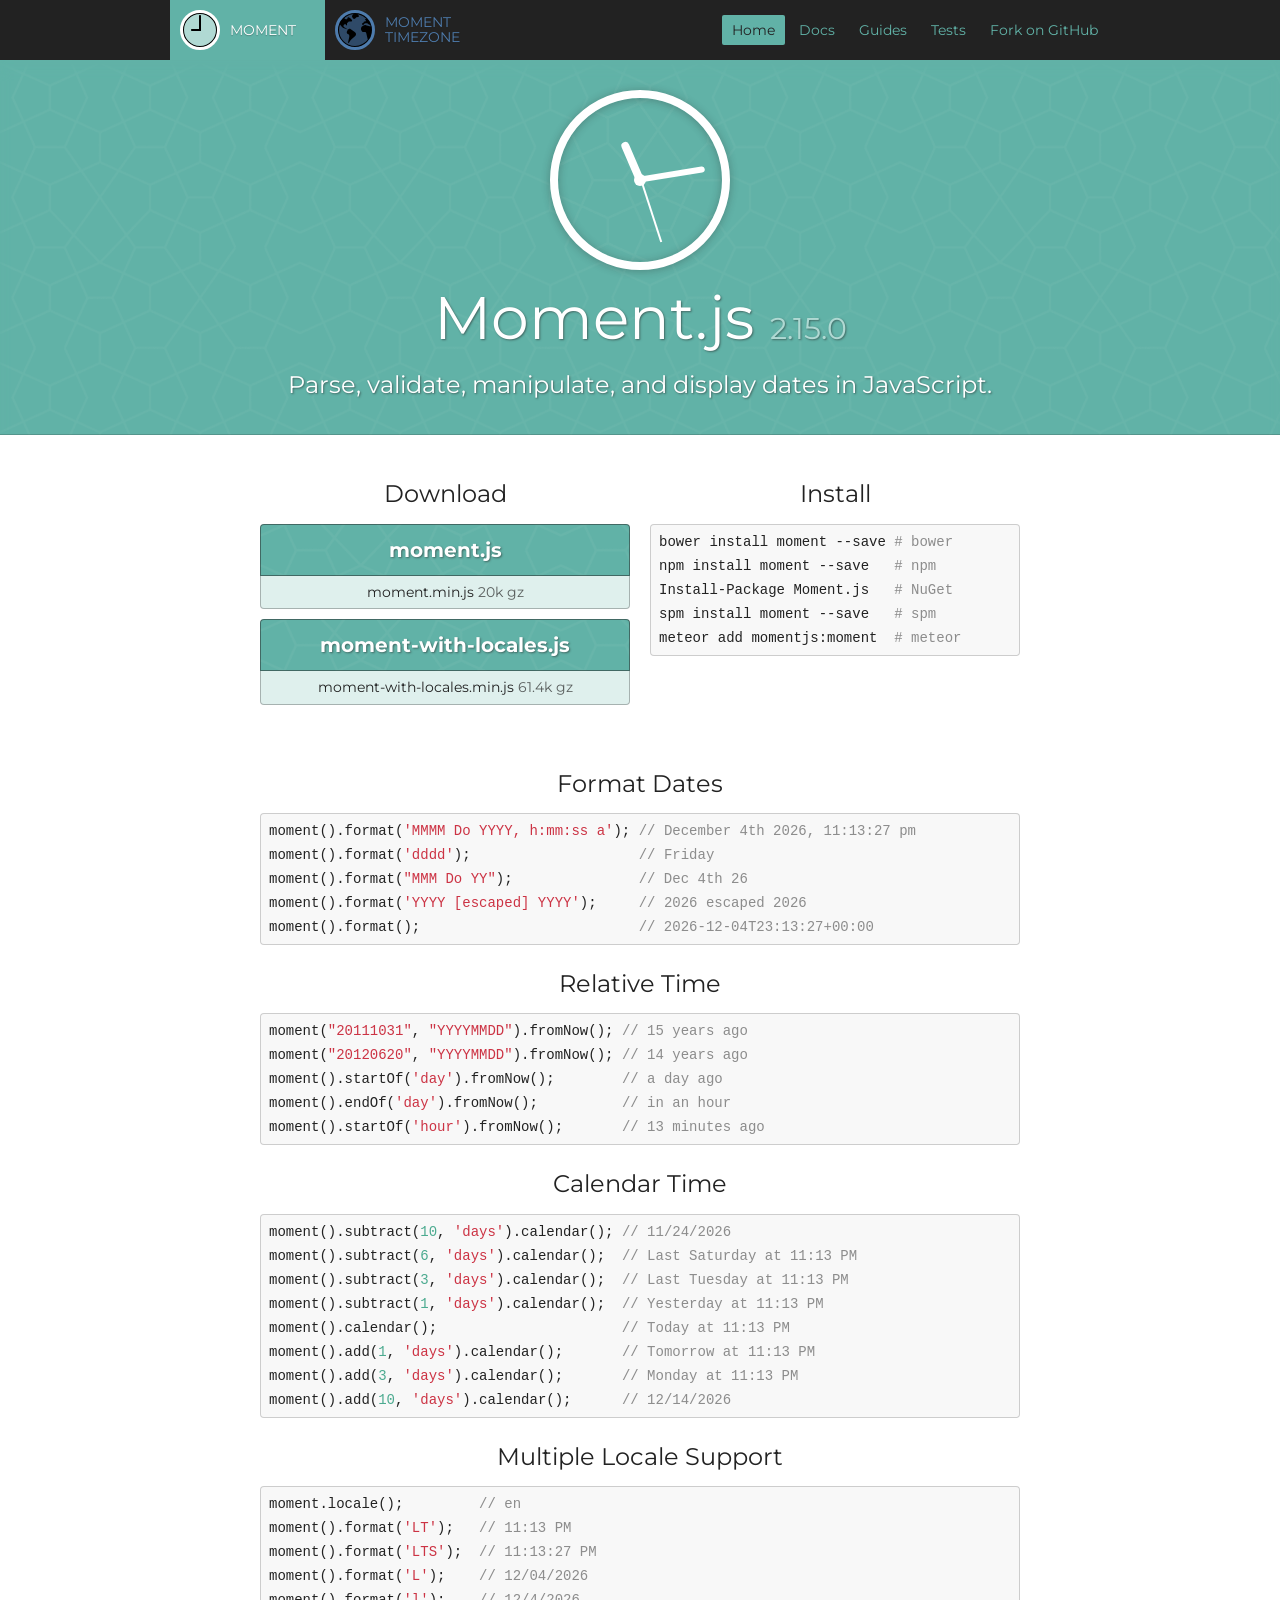
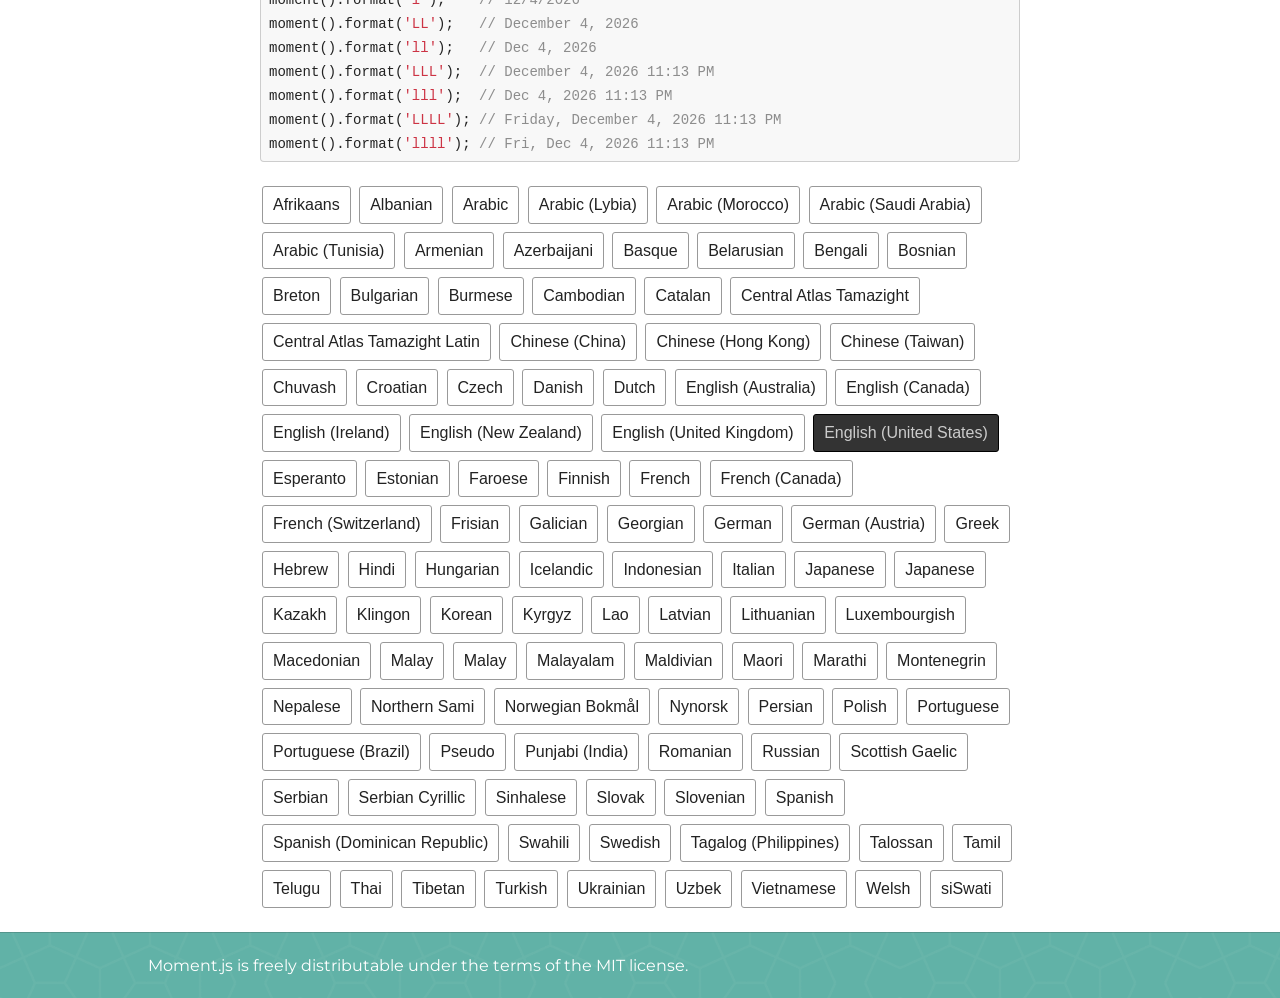
<file: index.html>
<!doctype html>
<html>
	<head>
		<meta charset="utf-8" />

		<link href='http://fonts.googleapis.com/css?family=Montserrat:400,700' rel='stylesheet' type='text/css'>
		<link rel="stylesheet" href="/static/css/style.css" />
		<link rel="shortcut icon" href="/static/img/moment-favicon.png" />

		<title>Moment.js | Home</title>
	</head>

	<body class="is-moment">
		<nav class="nav">
			<div class="centered">
				<div class="nav-projects">
					<a class="nav-project nav-project-moment active" href="/">
						<svg width="40px" height="40px" viewBox="0 0 40 40">
							<ellipse stroke-width="3" cx="20" cy="20" rx="18.5" ry="18.5" fill="0" stroke="#000" />
							<path fill-rule="evenodd" d="M20,36 C28.836556,36 36,28.836556 36,20 C36,11.163444 28.836556,4 20,4 C11.163444,4 4,11.163444 4,20 C4,28.836556 11.163444,36 20,36 Z M20,5 C19.4477153,5 19,5.44994876 19,6.00684547 L19,19 L11.9970301,19 C11.4463856,19 11,19.4438648 11,20 C11,20.5522847 11.4556644,21 11.9953976,21 L21,21 L21,6.00087166 C21,5.4481055 20.5561352,5 20,5 Z"></path>
						</svg>
						Moment
					</a>
					<a class="nav-project nav-project-moment-timezone " href="/timezone/">
						<svg width="40px" height="40px" viewBox="0 0 40 40">
							<ellipse stroke-width="3" cx="20" cy="20" rx="18.5" ry="18.5" fill="0" stroke="#000" />
							<path fill-rule="evenodd" d="M4.98917024,14.4489557 C4.34944108,16.1782522 4,18.0483179 4,20 C4,28.836556 11.163444,36 20,36 C25.3372103,36 30.0640585,33.3867291 32.9708034,29.3699284 L32.9708034,29.3699284 C32.7542032,29.1158875 32.5851628,28.8136799 32.5213775,28.5419031 L31.2169086,22.9838131 C31.1059526,22.5110509 30.6116318,22.1192596 30.1152853,22.1192596 L28.4921437,22.1192596 C27.9858118,22.1192596 27.3609962,21.7891428 27.0742761,21.3819231 L26.5647528,20.6582629 C25.7154881,19.4520786 25.8505167,17.5995152 26.8651421,16.5187344 L26.9854581,16.3905737 C27.318883,16.0354089 27.9695174,15.6094255 28.4334461,15.4446996 L29.3188401,15.1303252 C29.7803195,14.966469 30.5349459,14.9655993 30.9988746,15.1303252 L31.8842686,15.4446996 C32.3457481,15.6085558 33.1107334,15.8458733 33.5874405,15.9728206 L35.6191135,16.513856 C35.4978108,15.9679684 35.3486212,15.4325805 35.1731165,14.9092644 C34.3263749,14.7238868 33.4055455,14.2746017 32.8663979,13.7497894 L32.3015162,13.1999272 L30.4205895,13.1999271 C29.9369463,13.1999271 29.3014167,13.5302589 29.0223398,13.9377438 L28.6896027,14.4235789 C28.1260613,15.2464153 27.4185905,15.1412987 27.0980851,14.2053481 L27.0412779,14.0394576 C26.882355,13.5753657 27.1532065,13.199927 27.6459111,13.199927 L27.7109116,13.199927 C28.2108557,13.199927 28.6030323,12.796967 28.6030323,12.2998905 C28.6030324,11.7993486 29.0024484,11.399854 29.4951531,11.399854 L30.4522743,11.399854 L30.7448301,11.1150769 C31.0843394,10.7845948 31.0209719,10.3265877 30.5819181,10.1128978 L30.3226304,9.98670097 C29.8842057,9.77331723 29.8835766,9.42655123 30.3226304,9.21286132 L30.5819181,9.08666449 C30.8796701,8.94174691 31.4270561,9.05187418 31.74767,9.13746427 L31.74767,9.13746427 C29.354055,6.5500601 26.1162974,4.75498325 22.4719557,4.1897922 L22.4719557,4.1897922 L23.5257222,5.21678951 C24.2305071,5.90367045 24.0320251,6.65048619 23.0799479,6.88245898 L21.4350099,7.28324666 L20.1865042,8.50003612 C19.4817194,9.18691704 18.4903848,9.06670377 17.9747489,8.2291421 L17.3154121,7.15816288 C16.7989905,6.31932509 17.052872,5.20558795 17.8807174,4.66771105 L17.4094436,4.97391227 C18.1837126,4.47084565 19.4969845,4.06343412 20.4690548,4.00674356 C20.3132511,4.0022581 20.1568893,4 20,4 C16.3409492,4 12.9687755,5.22826668 10.2732905,7.29498839 L9.34598541,8.7 C9.34598541,8.7 11.1732265,9.31523437 11.1732265,9.31523437 C11.6403222,9.47250609 12.1428675,9.22457657 12.3008953,8.74570313 L12.6280585,7.75429687 C12.7837571,7.28248174 13.2647344,7.07917156 13.7009406,7.29947834 L14.8796059,7.89476545 C15.7601466,8.33948421 16.7269068,9.46648951 17.0331889,10.3946197 L17.0830463,10.5457031 C17.2387449,11.0175183 16.9561285,11.4 16.4656183,11.4 L13.8009733,11.4 L12.0189781,13.2 L12.0189781,15.015919 C12.0189781,15.5041835 11.7405414,15.61875 11.3957227,15.2704473 L10.236983,14.1 L9.25216787,14.5973827 C8.8118975,14.8197421 8.45498784,15.3994783 8.45498784,15.9 C8.45498784,16.3970563 8.80456327,17.0118645 9.2107158,17.2580182 L12.9099757,19.5 L13.8947908,19.0026173 C14.3350612,18.7802579 15.0162561,18.8183745 15.4320035,19.0983398 L19.7477607,22.0045816 C21.3842844,23.1066207 21.4906005,25.0341584 19.9878775,26.3076091 L16.4715636,29.2874348 C16.0984226,29.6036452 15.5824366,30.1960211 15.3130082,30.6200946 L13.8009729,33 C13.3088887,33 12.995925,32.6093202 13.1006804,32.1331581 L14.3096882,26.6376532 C14.520817,25.6779738 13.9707442,24.5357431 13.0976108,24.0947654 L12.7223406,23.9052346 C11.8417999,23.4605158 11.4800454,22.3887558 11.9199672,21.5000227 L12.9099757,19.5 L8.41107755,17.9852154 C7.94324417,17.8276953 7.31902279,17.3906968 7.00711679,16.996875 L4.98917024,14.4489557 Z"></path>
						</svg>
						Moment<br/>Timezone
					</a>
				</div>
				<div class="nav-pages">
					
						<a href="." class="active">Home</a>
					
						<a href="docs/" >Docs</a>
					
						<a href="guides/" >Guides</a>
					
						<a href="tests/" >Tests</a>
					
					<a href="https://github.com/moment/moment/">Fork on GitHub</a>
				</div>
			</div>
		</nav>

		



<header class="hero hero-moment">
	<div class="centered">
		<div class="hero-circle">
			<div class="hero-face">
				<div id="hour" class="hero-hour"></div>
				<div id="minute" class="hero-minute"></div>
				<div id="second" class="hero-second"></div>
			</div>
		</div>
		<div class="hero-title">
			<h1>Moment.js <span>2.15.0</span></h1>
			<h2>Parse, validate, manipulate, and display dates in JavaScript.</h2>
		</div>
	</div>
</header>


<div class="builds">
	<div class="builds-download">
		<h3>Download</h3>
		<a class="builds-button builds-button-source" href="/downloads/moment.js">
			moment.js
		</a>
		<a class="builds-button builds-button-gzipped" href="/downloads/moment.min.js">
			moment.min.js
			<span class="filesize">20k</span>
		</a>
		<a class="builds-button builds-button-source" href="/downloads/moment-with-locales.js">
			moment-with-locales.js
		</a>
		<a class="builds-button builds-button-gzipped" href="/downloads/moment-with-locales.min.js">
			moment-with-locales.min.js
			<span class="filesize">61.4k</span>
		</a>
	</div>
	<div class="builds-packages">
		<h3>Install</h3>
		<pre><code>bower install moment --save <span class="comment"># bower</span>
npm install moment --save   <span class="comment"># npm</span>
Install-Package Moment.js   <span class="comment"># NuGet</span>
spm install moment --save   <span class="comment"># spm</span>
meteor add momentjs:moment  <span class="comment"># meteor</span></code></pre>
	</div>
</div>

<div class="page-moment-index">

<h3 id="format-dates">Format Dates</h3>
<pre><code class="language-js">moment().format(<span class="string">'MMMM Do YYYY, h:mm:ss a'</span>);
moment().format(<span class="string">'dddd'</span>);
moment().format(<span class="string">"MMM Do YY"</span>);
moment().format(<span class="string">'YYYY [escaped] YYYY'</span>);
moment().format();</code></pre>
<h3 id="relative-time">Relative Time</h3>
<pre><code class="language-js">moment(<span class="string">"20111031"</span>, <span class="string">"YYYYMMDD"</span>).fromNow();
moment(<span class="string">"20120620"</span>, <span class="string">"YYYYMMDD"</span>).fromNow();
moment().startOf(<span class="string">'day'</span>).fromNow();
moment().endOf(<span class="string">'day'</span>).fromNow();
moment().startOf(<span class="string">'hour'</span>).fromNow();</code></pre>
<h3 id="calendar-time">Calendar Time</h3>
<pre><code class="language-js">moment().subtract(<span class="number">10</span>, <span class="string">'days'</span>).calendar();
moment().subtract(<span class="number">6</span>, <span class="string">'days'</span>).calendar();
moment().subtract(<span class="number">3</span>, <span class="string">'days'</span>).calendar();
moment().subtract(<span class="number">1</span>, <span class="string">'days'</span>).calendar();
moment().calendar();
moment().add(<span class="number">1</span>, <span class="string">'days'</span>).calendar();
moment().add(<span class="number">3</span>, <span class="string">'days'</span>).calendar();
moment().add(<span class="number">10</span>, <span class="string">'days'</span>).calendar();</code></pre>
<h3 id="multiple-locale-support">Multiple Locale Support</h3>
<pre><code class="language-js">moment.locale();
moment().format(<span class="string">'LT'</span>);
moment().format(<span class="string">'LTS'</span>);
moment().format(<span class="string">'L'</span>);
moment().format(<span class="string">'l'</span>);
moment().format(<span class="string">'LL'</span>);
moment().format(<span class="string">'ll'</span>);
moment().format(<span class="string">'LLL'</span>);
moment().format(<span class="string">'lll'</span>);
moment().format(<span class="string">'LLLL'</span>);
moment().format(<span class="string">'llll'</span>);</code></pre>


<div class="locales">
	
		<div class="button " data-locale="af">
			Afrikaans
		</div>
	
		<div class="button " data-locale="sq">
			Albanian
		</div>
	
		<div class="button " data-locale="ar">
			Arabic
		</div>
	
		<div class="button " data-locale="ar-ly">
			Arabic (Lybia)
		</div>
	
		<div class="button " data-locale="ar-ma">
			Arabic (Morocco)
		</div>
	
		<div class="button " data-locale="ar-sa">
			Arabic (Saudi Arabia)
		</div>
	
		<div class="button " data-locale="ar-tn">
			Arabic (Tunisia)
		</div>
	
		<div class="button " data-locale="hy-am">
			Armenian
		</div>
	
		<div class="button " data-locale="az">
			Azerbaijani
		</div>
	
		<div class="button " data-locale="eu">
			Basque
		</div>
	
		<div class="button " data-locale="be">
			Belarusian
		</div>
	
		<div class="button " data-locale="bn">
			Bengali
		</div>
	
		<div class="button " data-locale="bs">
			Bosnian
		</div>
	
		<div class="button " data-locale="br">
			Breton
		</div>
	
		<div class="button " data-locale="bg">
			Bulgarian
		</div>
	
		<div class="button " data-locale="my">
			Burmese
		</div>
	
		<div class="button " data-locale="km">
			Cambodian
		</div>
	
		<div class="button " data-locale="ca">
			Catalan
		</div>
	
		<div class="button " data-locale="tzm">
			Central Atlas Tamazight
		</div>
	
		<div class="button " data-locale="tzm-latn">
			Central Atlas Tamazight Latin
		</div>
	
		<div class="button " data-locale="zh-cn">
			Chinese (China)
		</div>
	
		<div class="button " data-locale="zh-hk">
			Chinese (Hong Kong)
		</div>
	
		<div class="button " data-locale="zh-tw">
			Chinese (Taiwan)
		</div>
	
		<div class="button " data-locale="cv">
			Chuvash
		</div>
	
		<div class="button " data-locale="hr">
			Croatian
		</div>
	
		<div class="button " data-locale="cs">
			Czech
		</div>
	
		<div class="button " data-locale="da">
			Danish
		</div>
	
		<div class="button " data-locale="nl">
			Dutch
		</div>
	
		<div class="button " data-locale="en-au">
			English (Australia)
		</div>
	
		<div class="button " data-locale="en-ca">
			English (Canada)
		</div>
	
		<div class="button " data-locale="en-ie">
			English (Ireland)
		</div>
	
		<div class="button " data-locale="en-nz">
			English (New Zealand)
		</div>
	
		<div class="button " data-locale="en-gb">
			English (United Kingdom)
		</div>
	
		<div class="button active" data-locale="en">
			English (United States)
		</div>
	
		<div class="button " data-locale="eo">
			Esperanto
		</div>
	
		<div class="button " data-locale="et">
			Estonian
		</div>
	
		<div class="button " data-locale="fo">
			Faroese
		</div>
	
		<div class="button " data-locale="fi">
			Finnish
		</div>
	
		<div class="button " data-locale="fr">
			French
		</div>
	
		<div class="button " data-locale="fr-ca">
			French (Canada)
		</div>
	
		<div class="button " data-locale="fr-ch">
			French (Switzerland)
		</div>
	
		<div class="button " data-locale="fy">
			Frisian
		</div>
	
		<div class="button " data-locale="gl">
			Galician
		</div>
	
		<div class="button " data-locale="ka">
			Georgian
		</div>
	
		<div class="button " data-locale="de">
			German
		</div>
	
		<div class="button " data-locale="de-at">
			German (Austria)
		</div>
	
		<div class="button " data-locale="el">
			Greek
		</div>
	
		<div class="button " data-locale="he">
			Hebrew
		</div>
	
		<div class="button " data-locale="hi">
			Hindi
		</div>
	
		<div class="button " data-locale="hu">
			Hungarian
		</div>
	
		<div class="button " data-locale="is">
			Icelandic
		</div>
	
		<div class="button " data-locale="id">
			Indonesian
		</div>
	
		<div class="button " data-locale="it">
			Italian
		</div>
	
		<div class="button " data-locale="ja">
			Japanese
		</div>
	
		<div class="button " data-locale="jv">
			Japanese
		</div>
	
		<div class="button " data-locale="kk">
			Kazakh
		</div>
	
		<div class="button " data-locale="tlh">
			Klingon
		</div>
	
		<div class="button " data-locale="ko">
			Korean
		</div>
	
		<div class="button " data-locale="ky">
			Kyrgyz
		</div>
	
		<div class="button " data-locale="lo">
			Lao
		</div>
	
		<div class="button " data-locale="lv">
			Latvian
		</div>
	
		<div class="button " data-locale="lt">
			Lithuanian
		</div>
	
		<div class="button " data-locale="lb">
			Luxembourgish
		</div>
	
		<div class="button " data-locale="mk">
			Macedonian
		</div>
	
		<div class="button " data-locale="ms-my">
			Malay
		</div>
	
		<div class="button " data-locale="ms">
			Malay
		</div>
	
		<div class="button " data-locale="ml">
			Malayalam
		</div>
	
		<div class="button " data-locale="dv">
			Maldivian
		</div>
	
		<div class="button " data-locale="mi">
			Maori
		</div>
	
		<div class="button " data-locale="mr">
			Marathi
		</div>
	
		<div class="button " data-locale="me">
			Montenegrin
		</div>
	
		<div class="button " data-locale="ne">
			Nepalese
		</div>
	
		<div class="button " data-locale="se">
			Northern Sami
		</div>
	
		<div class="button " data-locale="nb">
			Norwegian Bokmål
		</div>
	
		<div class="button " data-locale="nn">
			Nynorsk
		</div>
	
		<div class="button " data-locale="fa">
			Persian
		</div>
	
		<div class="button " data-locale="pl">
			Polish
		</div>
	
		<div class="button " data-locale="pt">
			Portuguese
		</div>
	
		<div class="button " data-locale="pt-br">
			Portuguese (Brazil)
		</div>
	
		<div class="button " data-locale="x-pseudo">
			Pseudo
		</div>
	
		<div class="button " data-locale="pa-in">
			Punjabi (India)
		</div>
	
		<div class="button " data-locale="ro">
			Romanian
		</div>
	
		<div class="button " data-locale="ru">
			Russian
		</div>
	
		<div class="button " data-locale="gd">
			Scottish Gaelic
		</div>
	
		<div class="button " data-locale="sr">
			Serbian
		</div>
	
		<div class="button " data-locale="sr-cyrl">
			Serbian Cyrillic
		</div>
	
		<div class="button " data-locale="si">
			Sinhalese
		</div>
	
		<div class="button " data-locale="sk">
			Slovak
		</div>
	
		<div class="button " data-locale="sl">
			Slovenian
		</div>
	
		<div class="button " data-locale="es">
			Spanish
		</div>
	
		<div class="button " data-locale="es-do">
			Spanish (Dominican Republic)
		</div>
	
		<div class="button " data-locale="sw">
			Swahili
		</div>
	
		<div class="button " data-locale="sv">
			Swedish
		</div>
	
		<div class="button " data-locale="tl-ph">
			Tagalog (Philippines)
		</div>
	
		<div class="button " data-locale="tzl">
			Talossan
		</div>
	
		<div class="button " data-locale="ta">
			Tamil
		</div>
	
		<div class="button " data-locale="te">
			Telugu
		</div>
	
		<div class="button " data-locale="th">
			Thai
		</div>
	
		<div class="button " data-locale="bo">
			Tibetan
		</div>
	
		<div class="button " data-locale="tr">
			Turkish
		</div>
	
		<div class="button " data-locale="uk">
			Ukrainian
		</div>
	
		<div class="button " data-locale="uz">
			Uzbek
		</div>
	
		<div class="button " data-locale="vi">
			Vietnamese
		</div>
	
		<div class="button " data-locale="cy">
			Welsh
		</div>
	
		<div class="button " data-locale="ss">
			siSwati
		</div>
	
</div>

</div>


		<footer>
			<p>Moment.js is freely distributable under the terms of the MIT license.</p>
		</footer>

		<script src="https://ajax.googleapis.com/ajax/libs/jquery/1.8.2/jquery.min.js"></script>
		<script src="/static/js/global.js"></script>
		
			<script src="/static/js/core-home.js"></script>
		

		<script>
			window._gaq = [['_setAccount','UA-10641787-5'],['_trackPageview'],['_trackPageLoadTime']];
			(function(d, c) {
				var ga = d.createElement(c); ga.async = true;
				ga.src = "http://www.google-analytics.com/ga.js";
				var s = d.getElementsByTagName(c)[0];
				s.parentNode.insertBefore(ga, s);
			})(document, 'script');
		</script>
	</body>
</html>
</file>
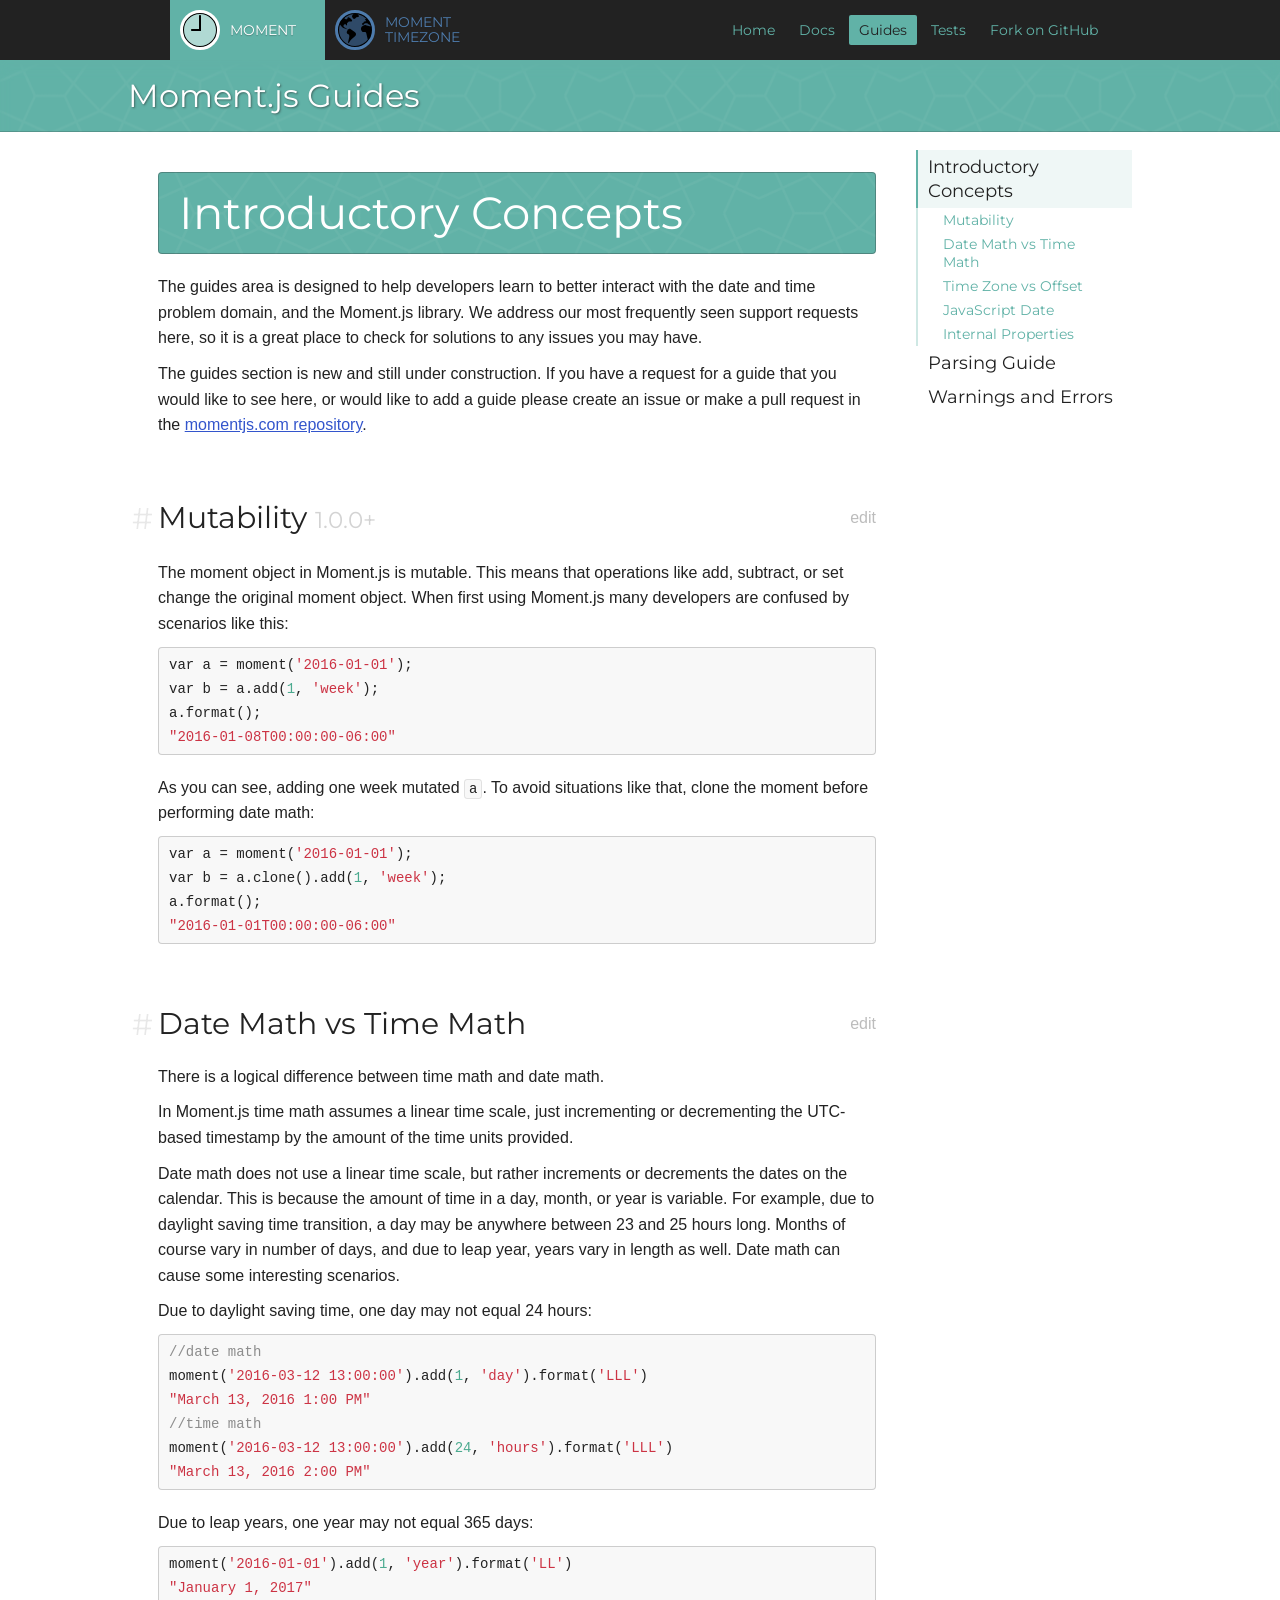
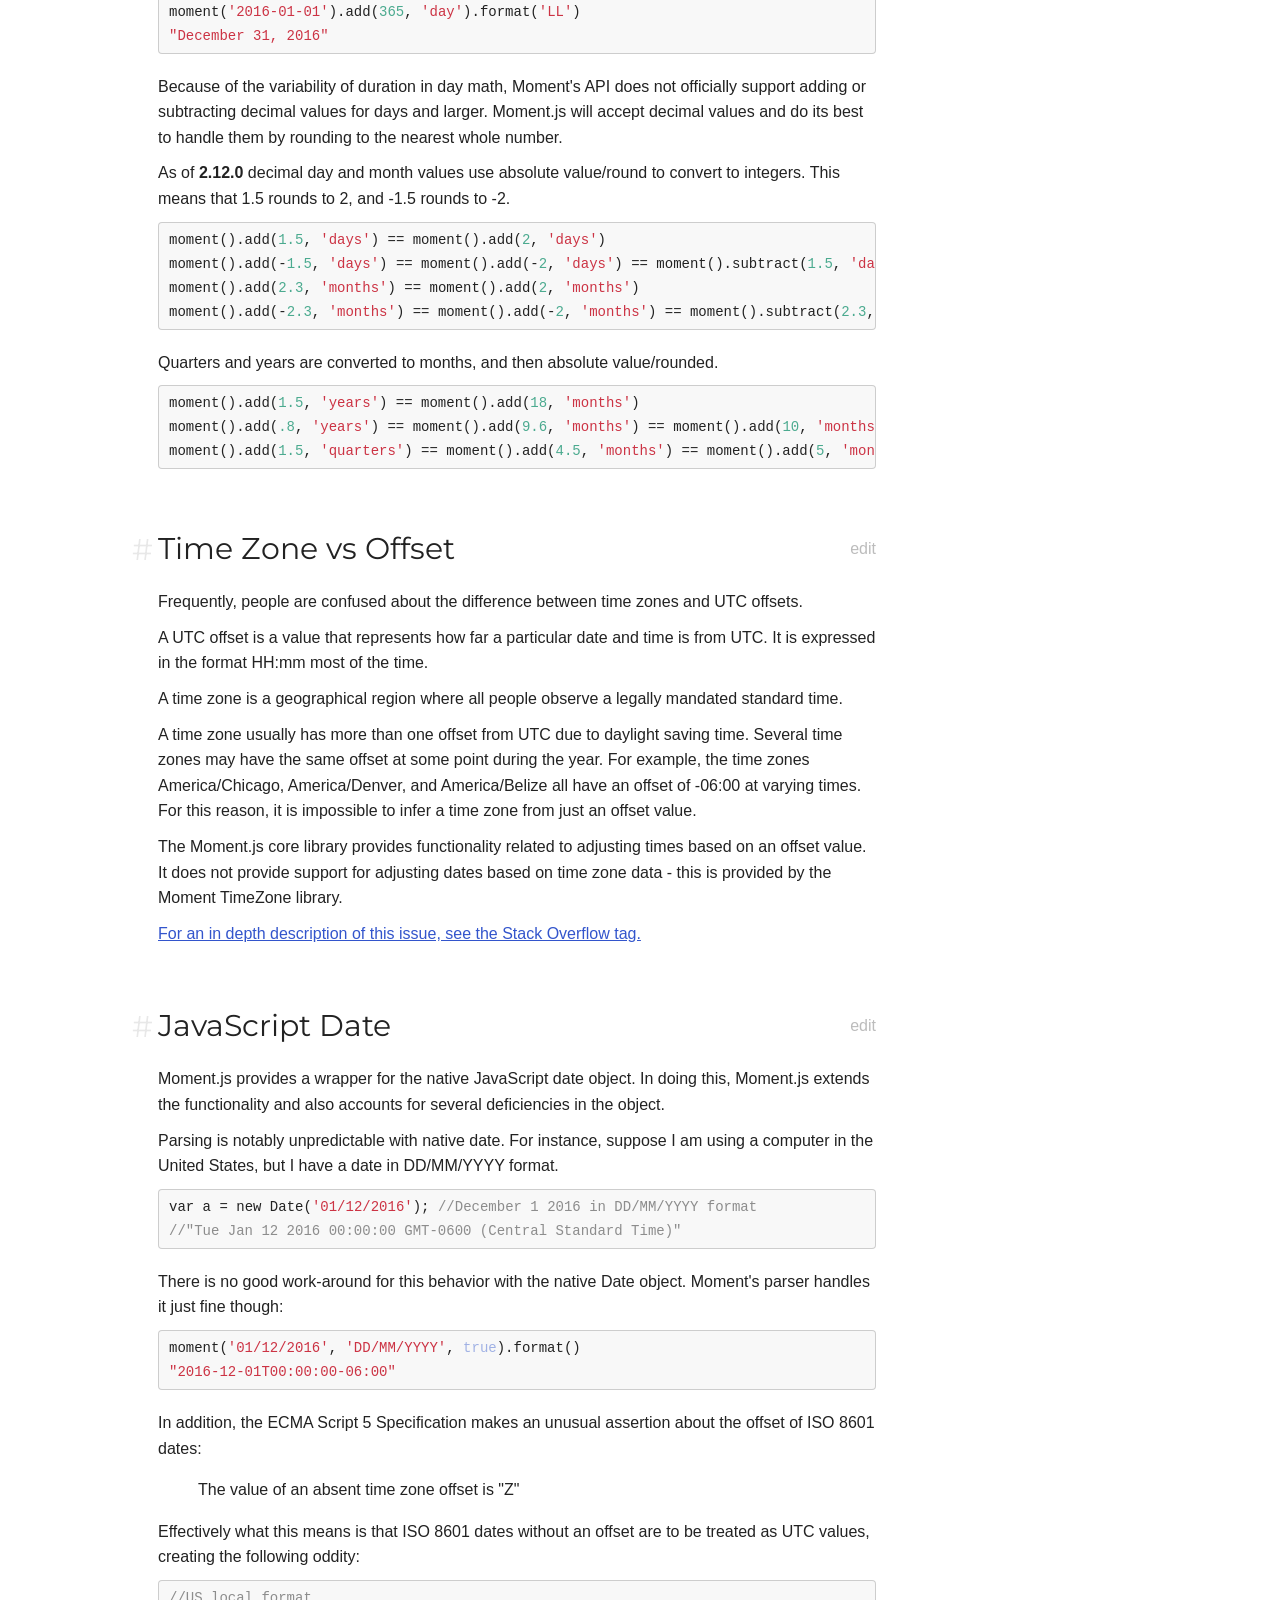
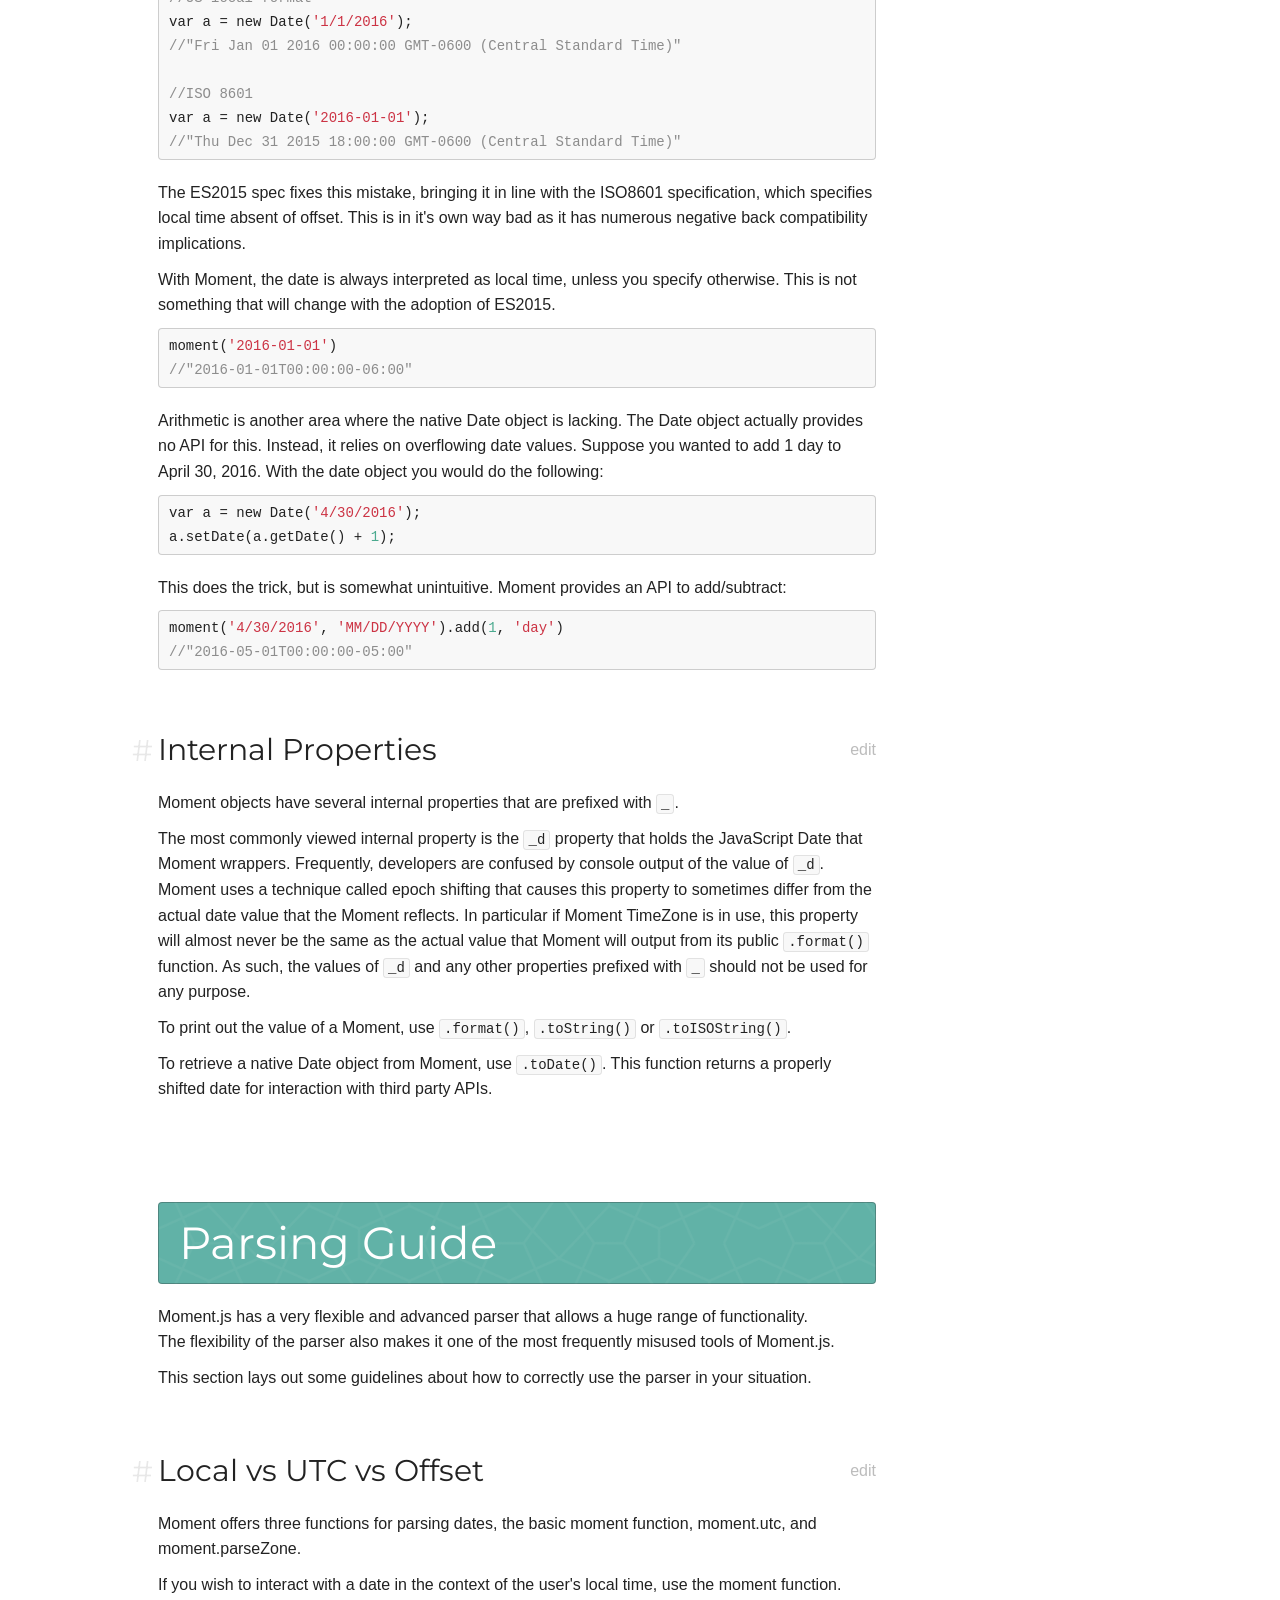
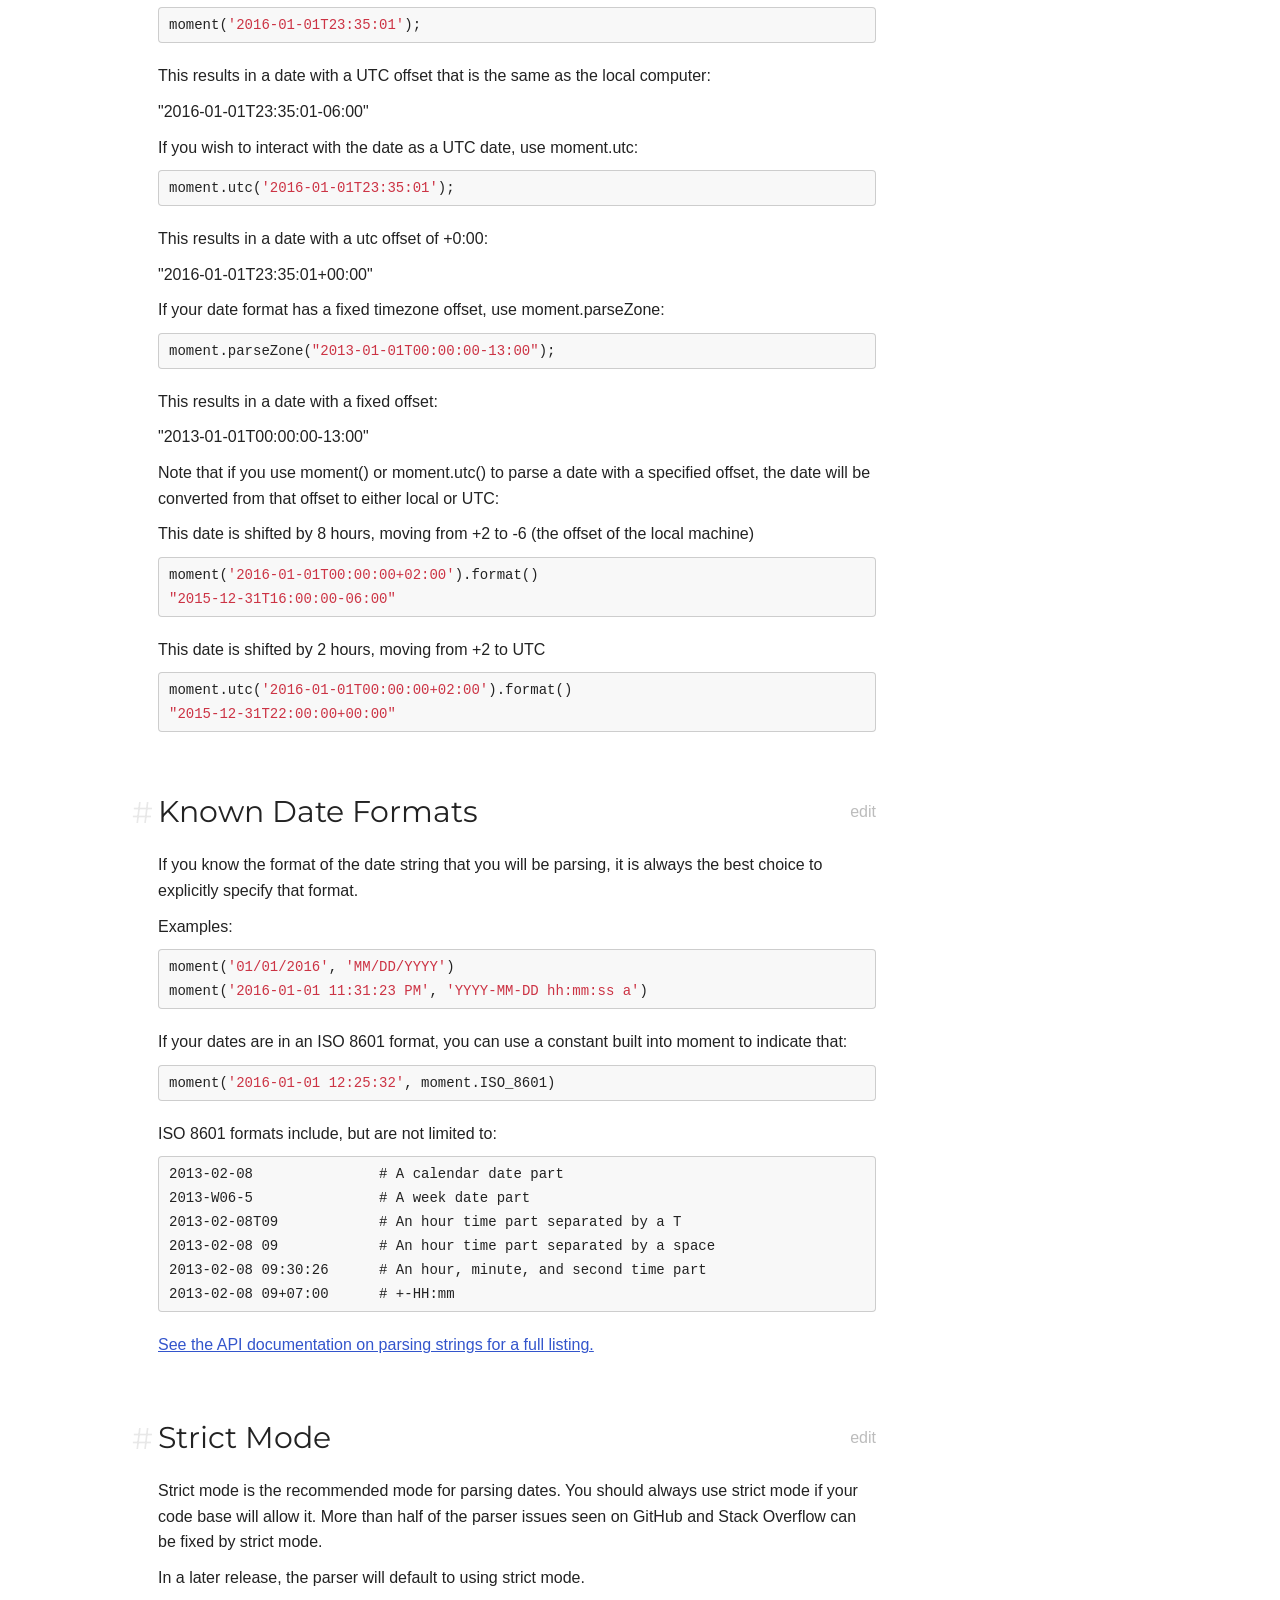
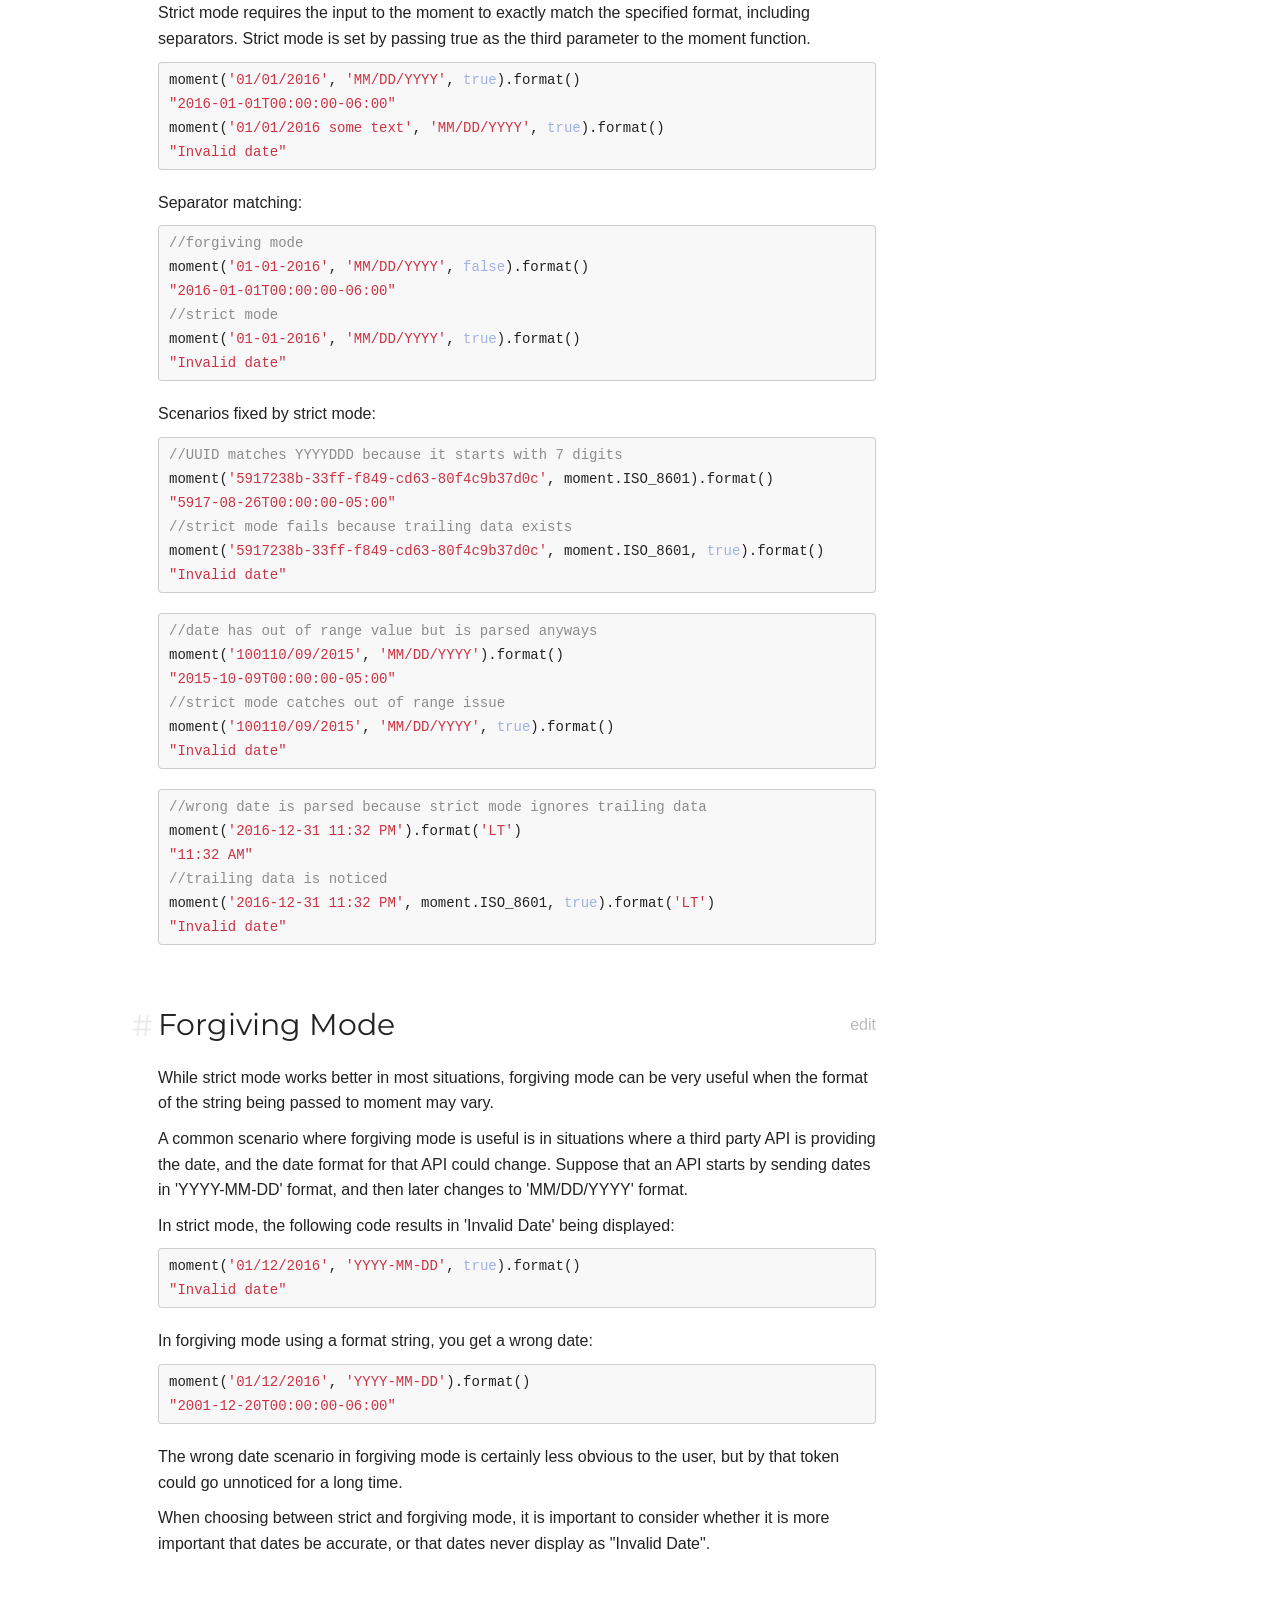
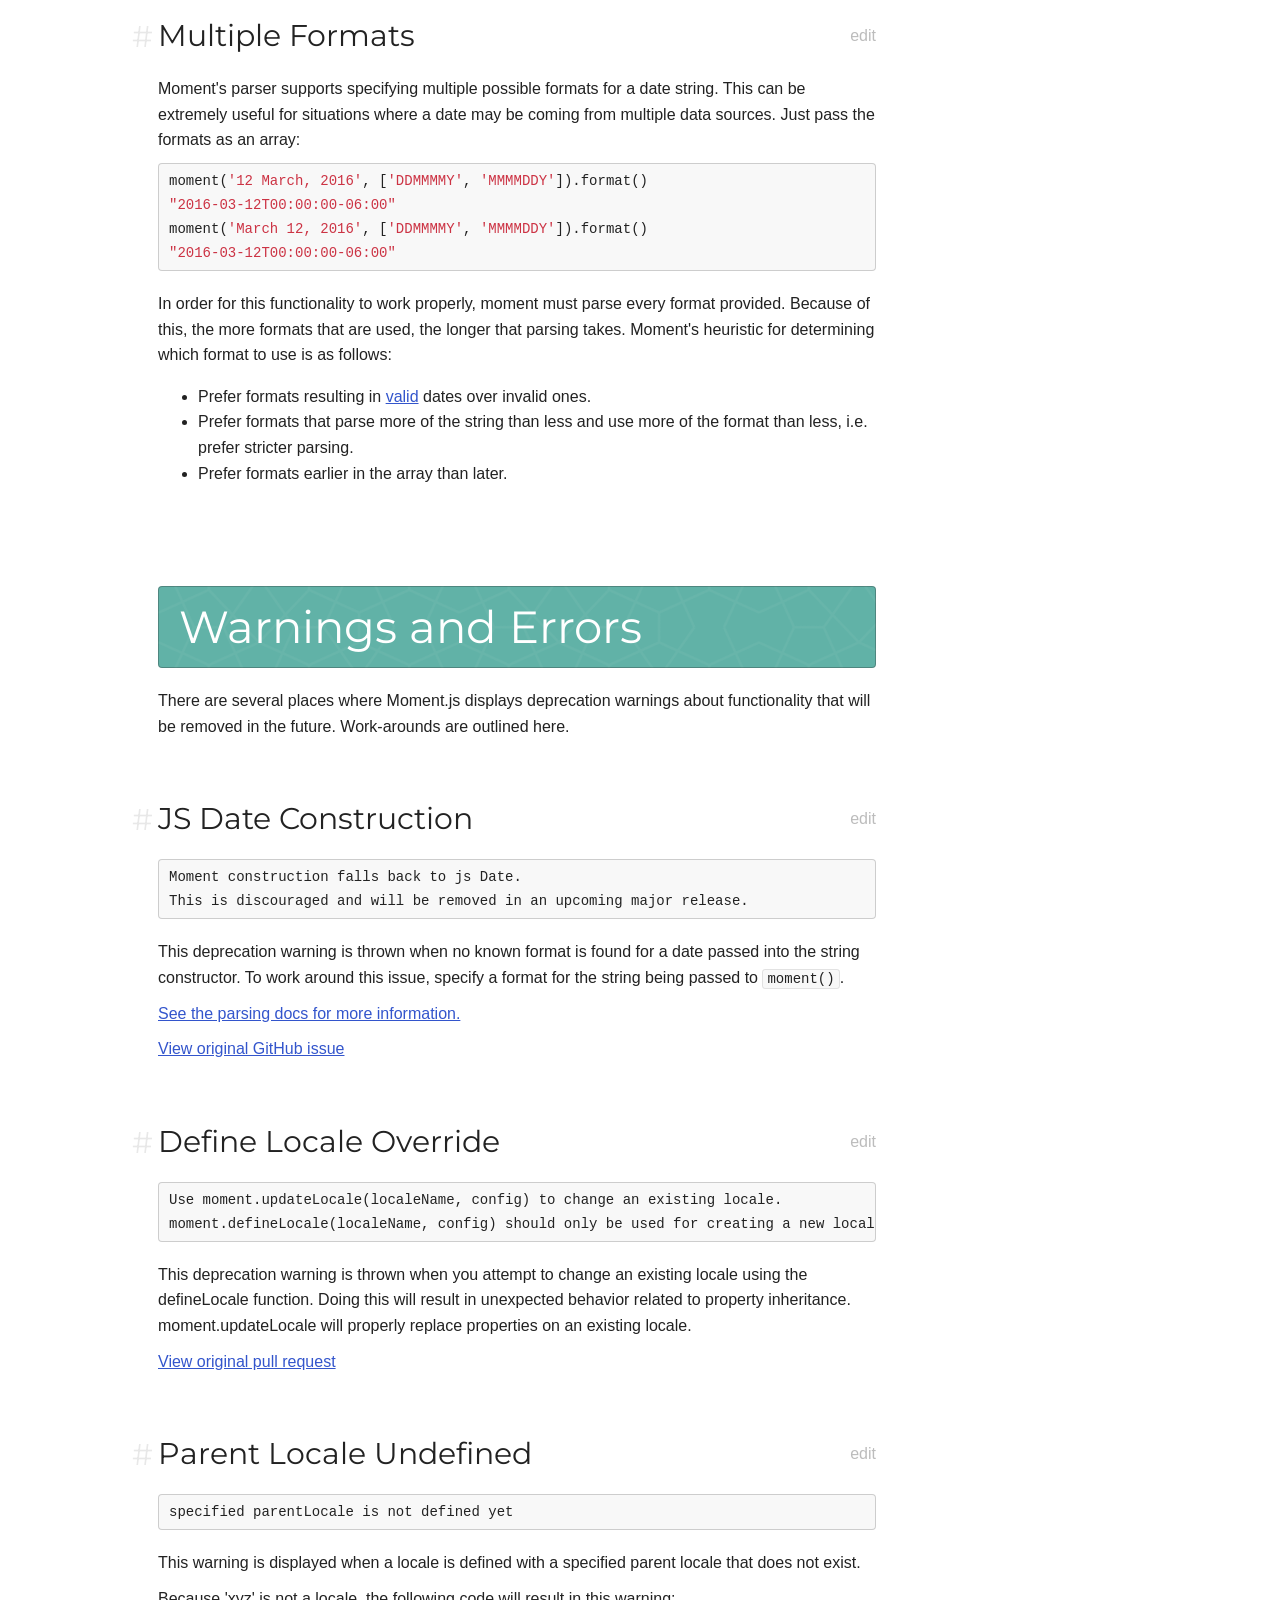
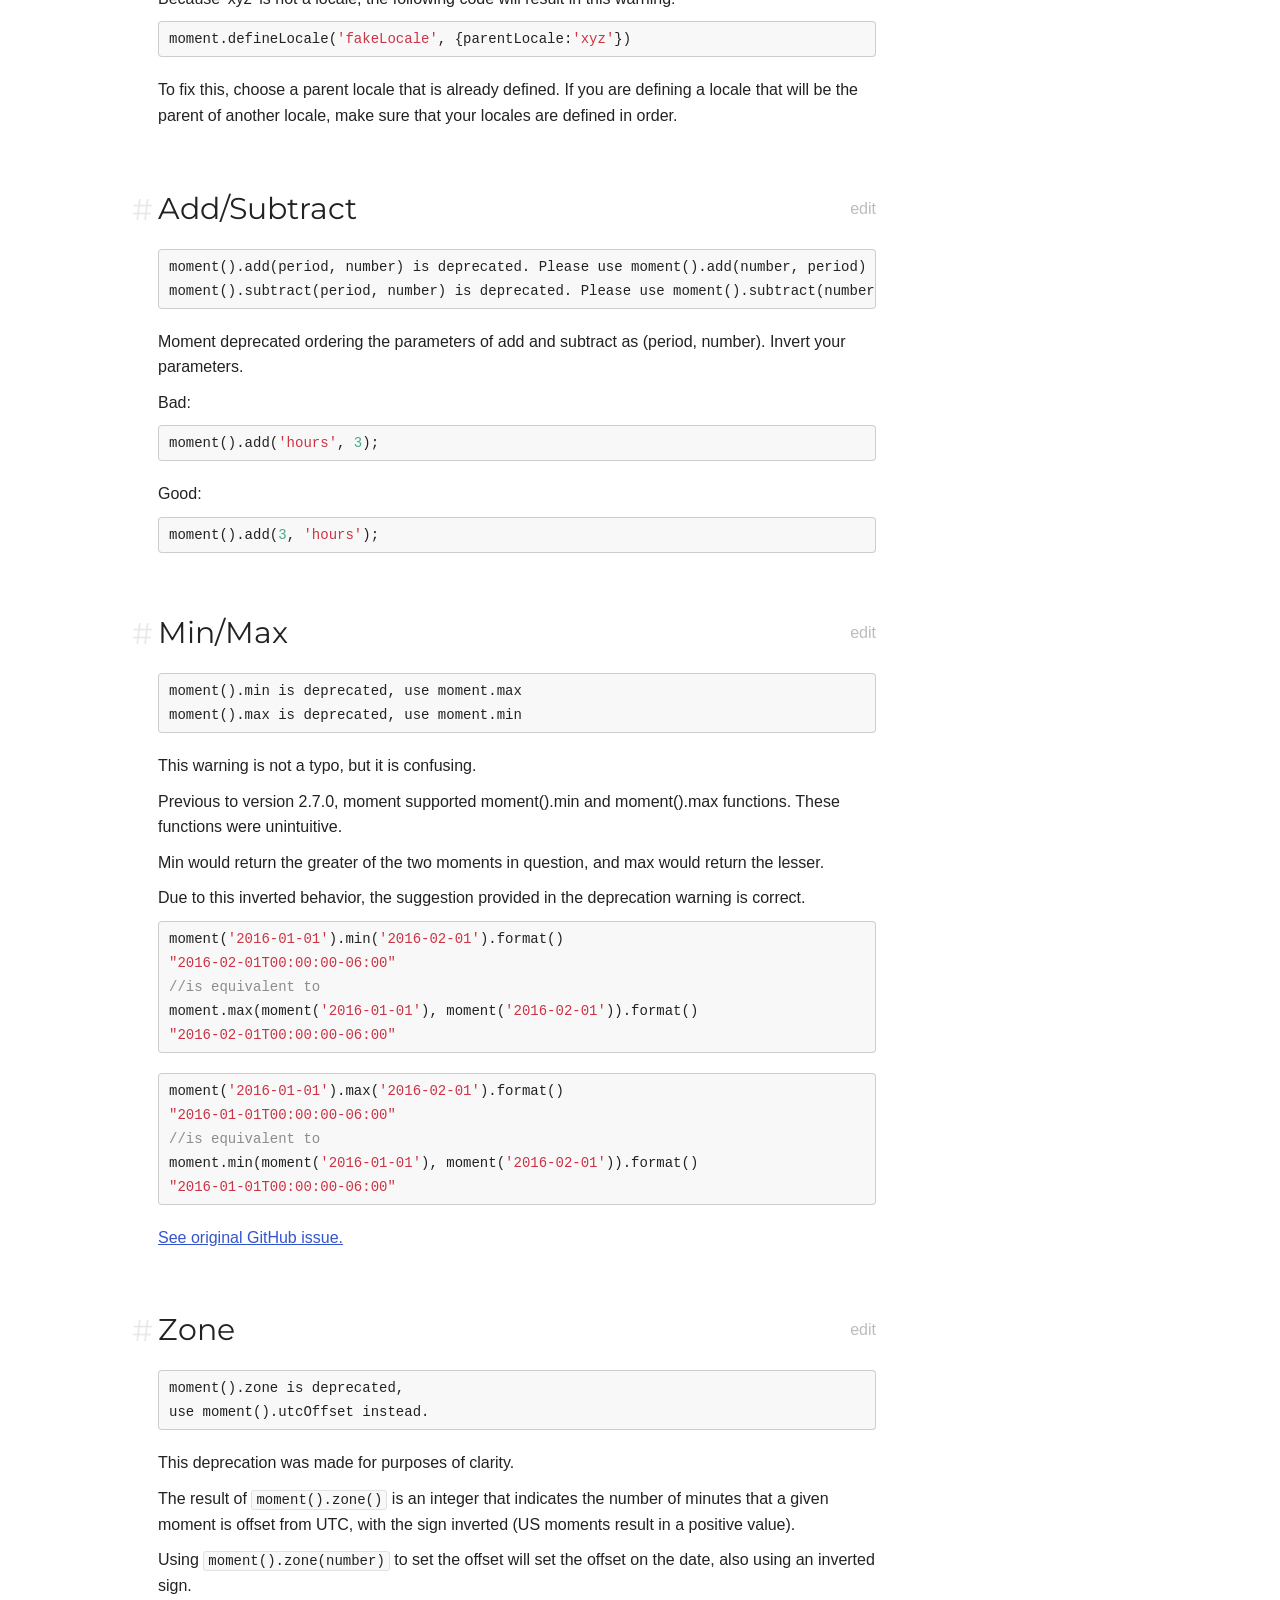
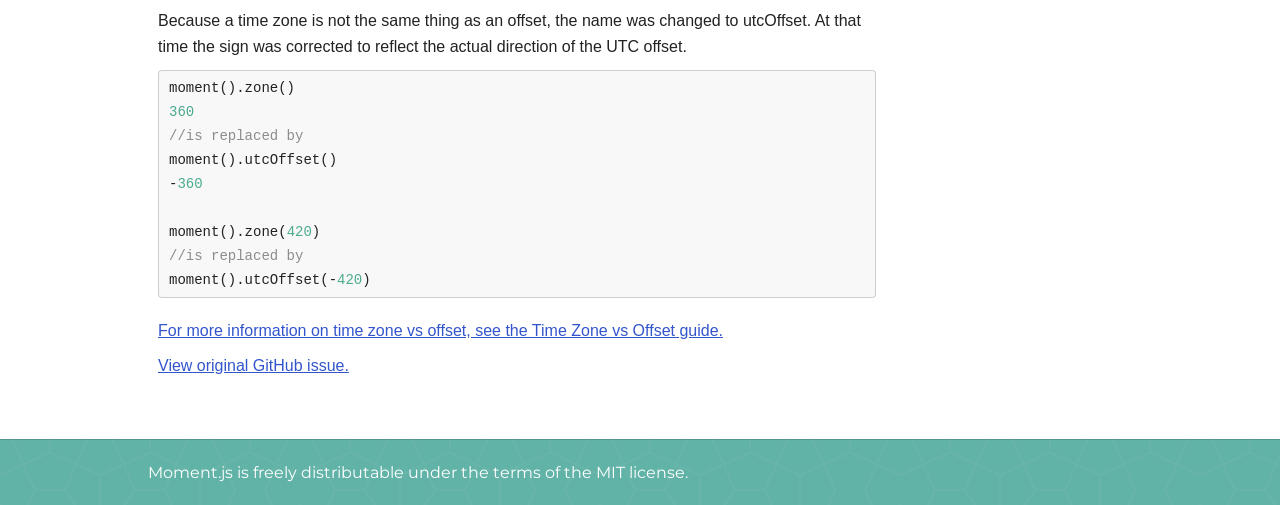
<file: guides/index.html>
<!doctype html>
<html>
	<head>
		<meta charset="utf-8" />

		<link href='http://fonts.googleapis.com/css?family=Montserrat:400,700' rel='stylesheet' type='text/css'>
		<link rel="stylesheet" href="/static/css/style.css" />
		<link rel="shortcut icon" href="/static/img/moment-favicon.png" />

		<title>Moment.js | Guides</title>
	</head>

	<body class="is-moment">
		<nav class="nav">
			<div class="centered">
				<div class="nav-projects">
					<a class="nav-project nav-project-moment active" href="/">
						<svg width="40px" height="40px" viewBox="0 0 40 40">
							<ellipse stroke-width="3" cx="20" cy="20" rx="18.5" ry="18.5" fill="0" stroke="#000" />
							<path fill-rule="evenodd" d="M20,36 C28.836556,36 36,28.836556 36,20 C36,11.163444 28.836556,4 20,4 C11.163444,4 4,11.163444 4,20 C4,28.836556 11.163444,36 20,36 Z M20,5 C19.4477153,5 19,5.44994876 19,6.00684547 L19,19 L11.9970301,19 C11.4463856,19 11,19.4438648 11,20 C11,20.5522847 11.4556644,21 11.9953976,21 L21,21 L21,6.00087166 C21,5.4481055 20.5561352,5 20,5 Z"></path>
						</svg>
						Moment
					</a>
					<a class="nav-project nav-project-moment-timezone " href="/timezone/">
						<svg width="40px" height="40px" viewBox="0 0 40 40">
							<ellipse stroke-width="3" cx="20" cy="20" rx="18.5" ry="18.5" fill="0" stroke="#000" />
							<path fill-rule="evenodd" d="M4.98917024,14.4489557 C4.34944108,16.1782522 4,18.0483179 4,20 C4,28.836556 11.163444,36 20,36 C25.3372103,36 30.0640585,33.3867291 32.9708034,29.3699284 L32.9708034,29.3699284 C32.7542032,29.1158875 32.5851628,28.8136799 32.5213775,28.5419031 L31.2169086,22.9838131 C31.1059526,22.5110509 30.6116318,22.1192596 30.1152853,22.1192596 L28.4921437,22.1192596 C27.9858118,22.1192596 27.3609962,21.7891428 27.0742761,21.3819231 L26.5647528,20.6582629 C25.7154881,19.4520786 25.8505167,17.5995152 26.8651421,16.5187344 L26.9854581,16.3905737 C27.318883,16.0354089 27.9695174,15.6094255 28.4334461,15.4446996 L29.3188401,15.1303252 C29.7803195,14.966469 30.5349459,14.9655993 30.9988746,15.1303252 L31.8842686,15.4446996 C32.3457481,15.6085558 33.1107334,15.8458733 33.5874405,15.9728206 L35.6191135,16.513856 C35.4978108,15.9679684 35.3486212,15.4325805 35.1731165,14.9092644 C34.3263749,14.7238868 33.4055455,14.2746017 32.8663979,13.7497894 L32.3015162,13.1999272 L30.4205895,13.1999271 C29.9369463,13.1999271 29.3014167,13.5302589 29.0223398,13.9377438 L28.6896027,14.4235789 C28.1260613,15.2464153 27.4185905,15.1412987 27.0980851,14.2053481 L27.0412779,14.0394576 C26.882355,13.5753657 27.1532065,13.199927 27.6459111,13.199927 L27.7109116,13.199927 C28.2108557,13.199927 28.6030323,12.796967 28.6030323,12.2998905 C28.6030324,11.7993486 29.0024484,11.399854 29.4951531,11.399854 L30.4522743,11.399854 L30.7448301,11.1150769 C31.0843394,10.7845948 31.0209719,10.3265877 30.5819181,10.1128978 L30.3226304,9.98670097 C29.8842057,9.77331723 29.8835766,9.42655123 30.3226304,9.21286132 L30.5819181,9.08666449 C30.8796701,8.94174691 31.4270561,9.05187418 31.74767,9.13746427 L31.74767,9.13746427 C29.354055,6.5500601 26.1162974,4.75498325 22.4719557,4.1897922 L22.4719557,4.1897922 L23.5257222,5.21678951 C24.2305071,5.90367045 24.0320251,6.65048619 23.0799479,6.88245898 L21.4350099,7.28324666 L20.1865042,8.50003612 C19.4817194,9.18691704 18.4903848,9.06670377 17.9747489,8.2291421 L17.3154121,7.15816288 C16.7989905,6.31932509 17.052872,5.20558795 17.8807174,4.66771105 L17.4094436,4.97391227 C18.1837126,4.47084565 19.4969845,4.06343412 20.4690548,4.00674356 C20.3132511,4.0022581 20.1568893,4 20,4 C16.3409492,4 12.9687755,5.22826668 10.2732905,7.29498839 L9.34598541,8.7 C9.34598541,8.7 11.1732265,9.31523437 11.1732265,9.31523437 C11.6403222,9.47250609 12.1428675,9.22457657 12.3008953,8.74570313 L12.6280585,7.75429687 C12.7837571,7.28248174 13.2647344,7.07917156 13.7009406,7.29947834 L14.8796059,7.89476545 C15.7601466,8.33948421 16.7269068,9.46648951 17.0331889,10.3946197 L17.0830463,10.5457031 C17.2387449,11.0175183 16.9561285,11.4 16.4656183,11.4 L13.8009733,11.4 L12.0189781,13.2 L12.0189781,15.015919 C12.0189781,15.5041835 11.7405414,15.61875 11.3957227,15.2704473 L10.236983,14.1 L9.25216787,14.5973827 C8.8118975,14.8197421 8.45498784,15.3994783 8.45498784,15.9 C8.45498784,16.3970563 8.80456327,17.0118645 9.2107158,17.2580182 L12.9099757,19.5 L13.8947908,19.0026173 C14.3350612,18.7802579 15.0162561,18.8183745 15.4320035,19.0983398 L19.7477607,22.0045816 C21.3842844,23.1066207 21.4906005,25.0341584 19.9878775,26.3076091 L16.4715636,29.2874348 C16.0984226,29.6036452 15.5824366,30.1960211 15.3130082,30.6200946 L13.8009729,33 C13.3088887,33 12.995925,32.6093202 13.1006804,32.1331581 L14.3096882,26.6376532 C14.520817,25.6779738 13.9707442,24.5357431 13.0976108,24.0947654 L12.7223406,23.9052346 C11.8417999,23.4605158 11.4800454,22.3887558 11.9199672,21.5000227 L12.9099757,19.5 L8.41107755,17.9852154 C7.94324417,17.8276953 7.31902279,17.3906968 7.00711679,16.996875 L4.98917024,14.4489557 Z"></path>
						</svg>
						Moment<br/>Timezone
					</a>
				</div>
				<div class="nav-pages">
					
						<a href="../" >Home</a>
					
						<a href="../docs/" >Docs</a>
					
						<a href="." class="active">Guides</a>
					
						<a href="../tests/" >Tests</a>
					
					<a href="https://github.com/moment/moment/">Fork on GitHub</a>
				</div>
			</div>
		</nav>

		



<div class="hero hero-oneline">
	<div class="hero-centered">
		<h1>Moment.js Guides</h1>
	</div>
</div>

<div class="docs">
	<div class="docs-nav">
		
			<div class="docs-nav-section">
				<a class="docs-nav-section-title" href='#/lib-concepts/'>Introductory Concepts</a>
				
					
				
					
						<a class="docs-nav-item" href="#/lib-concepts/mutability/">Mutability</a>
					
				
					
						<a class="docs-nav-item" href="#/lib-concepts/date-time-math/">Date Math vs Time Math</a>
					
				
					
						<a class="docs-nav-item" href="#/lib-concepts/timezone-offset/">Time Zone vs Offset</a>
					
				
					
						<a class="docs-nav-item" href="#/lib-concepts/js-date/">JavaScript Date</a>
					
				
					
						<a class="docs-nav-item" href="#/lib-concepts/internal-properties/">Internal Properties</a>
					
				
			</div>
		
			<div class="docs-nav-section">
				<a class="docs-nav-section-title" href='#/parsing/'>Parsing Guide</a>
				
					
				
					
						<a class="docs-nav-item" href="#/parsing/local-utc-zone/">Local vs UTC vs Offset</a>
					
				
					
						<a class="docs-nav-item" href="#/parsing/known-formats/">Known Date Formats</a>
					
				
					
						<a class="docs-nav-item" href="#/parsing/strict-mode/">Strict Mode</a>
					
				
					
						<a class="docs-nav-item" href="#/parsing/forgiving-mode/">Forgiving Mode</a>
					
				
					
						<a class="docs-nav-item" href="#/parsing/multiple-formats/">Multiple Formats</a>
					
				
			</div>
		
			<div class="docs-nav-section">
				<a class="docs-nav-section-title" href='#/warnings/'>Warnings and Errors</a>
				
					
				
					
						<a class="docs-nav-item" href="#/warnings/js-date/">JS Date Construction</a>
					
				
					
						<a class="docs-nav-item" href="#/warnings/define-locale/">Define Locale Override</a>
					
				
					
						<a class="docs-nav-item" href="#/warnings/parent-locale/">Parent Locale Undefined</a>
					
				
					
						<a class="docs-nav-item" href="#/warnings/add-inverted-param/">Add/Subtract</a>
					
				
					
						<a class="docs-nav-item" href="#/warnings/min-max/">Min/Max</a>
					
				
					
						<a class="docs-nav-item" href="#/warnings/zone/">Zone</a>
					
				
			</div>
		
	</div>

	<div class="docs-content">
		
			<article class="docs-section">
				<a class="docs-section-target" id="/lib-concepts/" name="/lib-concepts/"></a>
				<h2 class="docs-section-title"><a href='#/lib-concepts/'>Introductory Concepts</a></h2>
			</article>
			
				<article class="docs-method">
					<a class="docs-method-target" id="/lib-concepts/intro/"  name="/lib-concepts/intro/"></a>
					
					<div class="docs-method-prose">
						
						<p>The guides area is designed to help developers learn to better interact with the date and time problem domain, and the Moment.js library.
We address our most frequently seen support requests here, so it is a great place to check for solutions to any issues you may have.</p>
<p>The guides section is new and still under construction. If you have a request for a guide that you would like to see here, or would like to add a guide
please create an issue or make a pull request in the <a href="https://github.com/moment/momentjs.com" target="_blank">momentjs.com repository</a>.</p>

					</div>
				</article>
			
				<article class="docs-method">
					<a class="docs-method-target" id="/lib-concepts/mutability/"  name="/lib-concepts/mutability/"></a>
					
						<h3 class="docs-method-title">
							<a href='#/lib-concepts/mutability/'>Mutability</a>
							
								<span>1.0.0+</span>
							
						</h3>
						<a class="docs-method-edit" href="https://github.com/moment/momentjs.com/blob/master/guides/moment/00-lib-concepts/01-mutability.md" target="_blank">edit</a>
					
					<div class="docs-method-prose">
						
						<p>The moment object in Moment.js is mutable. This means that operations like add, subtract, or set change the original moment object.
When first using Moment.js many developers are confused by scenarios like this:</p>
<pre><code class="language-js"><span class="keyword">var</span> a = moment(<span class="string">'2016-01-01'</span>); 
<span class="keyword">var</span> b = a.add(<span class="number">1</span>, <span class="string">'week'</span>); 
a.format();
<span class="string">"2016-01-08T00:00:00-06:00"</span></code></pre>
<p>As you can see, adding one week mutated <code>a</code>. To avoid situations like that, clone the moment before performing date math:</p>
<pre><code class="language-js"><span class="keyword">var</span> a = moment(<span class="string">'2016-01-01'</span>); 
<span class="keyword">var</span> b = a.clone().add(<span class="number">1</span>, <span class="string">'week'</span>); 
a.format();
<span class="string">"2016-01-01T00:00:00-06:00"</span></code></pre>

					</div>
				</article>
			
				<article class="docs-method">
					<a class="docs-method-target" id="/lib-concepts/date-time-math/"  name="/lib-concepts/date-time-math/"></a>
					
						<h3 class="docs-method-title">
							<a href='#/lib-concepts/date-time-math/'>Date Math vs Time Math</a>
							
						</h3>
						<a class="docs-method-edit" href="https://github.com/moment/momentjs.com/blob/master/guides/moment/00-lib-concepts/02-date-time-math.md" target="_blank">edit</a>
					
					<div class="docs-method-prose">
						
						<p>There is a logical difference between time math and date math.</p>
<p>In Moment.js time math assumes a linear time scale, just incrementing or decrementing the UTC-based timestamp by the amount of the time units provided.</p>
<p>Date math does not use a linear time scale, but rather increments or decrements the dates on the calendar. This is because the amount of time in a day, month, or year is variable. 
For example, due to daylight saving time transition, a day may be anywhere between 23 and 25 hours long. 
Months of course vary in number of days, and due to leap year, years vary in length as well. Date math can cause some interesting scenarios.</p>
<p>Due to daylight saving time, one day may not equal 24 hours:</p>
<pre><code class="language-js"><span class="comment">//date math</span>
moment(<span class="string">'2016-03-12 13:00:00'</span>).add(<span class="number">1</span>, <span class="string">'day'</span>).format(<span class="string">'LLL'</span>)
<span class="string">"March 13, 2016 1:00 PM"</span>
<span class="comment">//time math</span>
moment(<span class="string">'2016-03-12 13:00:00'</span>).add(<span class="number">24</span>, <span class="string">'hours'</span>).format(<span class="string">'LLL'</span>)
<span class="string">"March 13, 2016 2:00 PM"</span></code></pre>
<p>Due to leap years, one year may not equal 365 days:</p>
<pre><code class="language-js">moment(<span class="string">'2016-01-01'</span>).add(<span class="number">1</span>, <span class="string">'year'</span>).format(<span class="string">'LL'</span>)
<span class="string">"January 1, 2017"</span>
moment(<span class="string">'2016-01-01'</span>).add(<span class="number">365</span>, <span class="string">'day'</span>).format(<span class="string">'LL'</span>)
<span class="string">"December 31, 2016"</span></code></pre>
<p>Because of the variability of duration in day math, Moment&#39;s API does not officially support adding or subtracting decimal values for days and larger. 
Moment.js will accept decimal values and do its best to handle them by rounding to the nearest whole number.</p>
<p>As of <strong>2.12.0</strong> decimal day and month values use absolute value/round to convert to integers. This means that 1.5 rounds to 2, and -1.5 rounds to -2.</p>
<pre><code class="language-js">moment().add(<span class="number">1.5</span>, <span class="string">'days'</span>) == moment().add(<span class="number">2</span>, <span class="string">'days'</span>)
moment().add(-<span class="number">1.5</span>, <span class="string">'days'</span>) == moment().add(-<span class="number">2</span>, <span class="string">'days'</span>) == moment().subtract(<span class="number">1.5</span>, <span class="string">'days'</span>) == moment().subtract(<span class="number">2</span>, <span class="string">'days'</span>)
moment().add(<span class="number">2.3</span>, <span class="string">'months'</span>) == moment().add(<span class="number">2</span>, <span class="string">'months'</span>)
moment().add(-<span class="number">2.3</span>, <span class="string">'months'</span>) == moment().add(-<span class="number">2</span>, <span class="string">'months'</span>) == moment().subtract(<span class="number">2.3</span>, <span class="string">'months'</span>) == moment().subtract(<span class="number">2</span>, <span class="string">'months'</span>)</code></pre>
<p>Quarters and years are converted to months, and then absolute value/rounded.</p>
<pre><code class="language-js">moment().add(<span class="number">1.5</span>, <span class="string">'years'</span>) == moment().add(<span class="number">18</span>, <span class="string">'months'</span>)
moment().add(<span class="number">.8</span>, <span class="string">'years'</span>) == moment().add(<span class="number">9.6</span>, <span class="string">'months'</span>) == moment().add(<span class="number">10</span>, <span class="string">'months'</span>)
moment().add(<span class="number">1.5</span>, <span class="string">'quarters'</span>) == moment().add(<span class="number">4.5</span>, <span class="string">'months'</span>) == moment().add(<span class="number">5</span>, <span class="string">'months'</span>)</code></pre>

					</div>
				</article>
			
				<article class="docs-method">
					<a class="docs-method-target" id="/lib-concepts/timezone-offset/"  name="/lib-concepts/timezone-offset/"></a>
					
						<h3 class="docs-method-title">
							<a href='#/lib-concepts/timezone-offset/'>Time Zone vs Offset</a>
							
						</h3>
						<a class="docs-method-edit" href="https://github.com/moment/momentjs.com/blob/master/guides/moment/00-lib-concepts/03-timezone-offset.md" target="_blank">edit</a>
					
					<div class="docs-method-prose">
						
						<p>Frequently, people are confused about the difference between time zones and UTC offsets. </p>
<p>A UTC offset is a value that represents how far a particular date and time is from UTC. It is expressed in the format HH:mm most of the time.</p>
<p>A time zone is a geographical region where all people observe a legally mandated standard time. </p>
<p>A time zone usually has more than one offset from UTC due to daylight saving time. Several time zones may have the same offset at some point during the year.
For example, the time zones America/Chicago, America/Denver, and America/Belize all have an offset of -06:00 at varying times. 
For this reason, it is impossible to infer a time zone from just an offset value.</p>
<p>The Moment.js core library provides functionality related to adjusting times based on an offset value. 
It does not provide support for adjusting dates based on time zone data - this is provided by the Moment TimeZone library.</p>
<p><a href="http://stackoverflow.com/tags/timezone/info" target="_blank" >For an in depth description of this issue, see the Stack Overflow tag.</a></p>

					</div>
				</article>
			
				<article class="docs-method">
					<a class="docs-method-target" id="/lib-concepts/js-date/"  name="/lib-concepts/js-date/"></a>
					
						<h3 class="docs-method-title">
							<a href='#/lib-concepts/js-date/'>JavaScript Date</a>
							
						</h3>
						<a class="docs-method-edit" href="https://github.com/moment/momentjs.com/blob/master/guides/moment/00-lib-concepts/04-js-date.md" target="_blank">edit</a>
					
					<div class="docs-method-prose">
						
						<p>Moment.js provides a wrapper for the native JavaScript date object. 
In doing this, Moment.js extends the functionality and also accounts for several deficiencies in the object.</p>
<p>Parsing is notably unpredictable with native date. For instance, suppose I am using a computer in the United States, but I have a date in DD/MM/YYYY format.</p>
<pre><code class="language-js"><span class="keyword">var</span> a = <span class="keyword">new</span> Date(<span class="string">'01/12/2016'</span>); <span class="comment">//December 1 2016 in DD/MM/YYYY format</span>
<span class="comment">//"Tue Jan 12 2016 00:00:00 GMT-0600 (Central Standard Time)"</span></code></pre>
<p>There is no good work-around for this behavior with the native Date object.
Moment&#39;s parser handles it just fine though:</p>
<pre><code class="language-js">moment(<span class="string">'01/12/2016'</span>, <span class="string">'DD/MM/YYYY'</span>, <span class="literal">true</span>).format()
<span class="string">"2016-12-01T00:00:00-06:00"</span></code></pre>
<p>In addition, the ECMA Script 5 Specification makes an unusual assertion about the offset of ISO 8601 dates:</p>
<blockquote>
<p>The value of an absent time zone offset is &quot;Z&quot;</p>
</blockquote>
<p>Effectively what this means is that ISO 8601 dates without an offset are to be treated as UTC values, creating the following oddity:</p>
<pre><code class="language-js"><span class="comment">//US local format</span>
<span class="keyword">var</span> a = <span class="keyword">new</span> Date(<span class="string">'1/1/2016'</span>); 
<span class="comment">//"Fri Jan 01 2016 00:00:00 GMT-0600 (Central Standard Time)"</span>

<span class="comment">//ISO 8601</span>
<span class="keyword">var</span> a = <span class="keyword">new</span> Date(<span class="string">'2016-01-01'</span>);
<span class="comment">//"Thu Dec 31 2015 18:00:00 GMT-0600 (Central Standard Time)"</span></code></pre>
<p>The ES2015 spec fixes this mistake, bringing it in line with the ISO8601 specification, which specifies local time absent of offset. 
This is in it&#39;s own way bad as it has numerous negative back compatibility implications.</p>
<p>With Moment, the date is always interpreted as local time, unless you specify otherwise. This is not something that will change with the adoption of ES2015.</p>
<pre><code class="language-js">moment(<span class="string">'2016-01-01'</span>)
<span class="comment">//"2016-01-01T00:00:00-06:00"</span></code></pre>
<p>Arithmetic is another area where the native Date object is lacking. The Date object actually provides no API for this. Instead, it relies on overflowing date values.
Suppose you wanted to add 1 day to April 30, 2016. With the date object you would do the following:</p>
<pre><code class="language-js"><span class="keyword">var</span> a = <span class="keyword">new</span> Date(<span class="string">'4/30/2016'</span>); 
a.setDate(a.getDate() + <span class="number">1</span>);</code></pre>
<p>This does the trick, but is somewhat unintuitive.
Moment provides an API to add/subtract:</p>
<pre><code class="language-js">moment(<span class="string">'4/30/2016'</span>, <span class="string">'MM/DD/YYYY'</span>).add(<span class="number">1</span>, <span class="string">'day'</span>)
<span class="comment">//"2016-05-01T00:00:00-05:00"</span></code></pre>

					</div>
				</article>
			
				<article class="docs-method">
					<a class="docs-method-target" id="/lib-concepts/internal-properties/"  name="/lib-concepts/internal-properties/"></a>
					
						<h3 class="docs-method-title">
							<a href='#/lib-concepts/internal-properties/'>Internal Properties</a>
							
						</h3>
						<a class="docs-method-edit" href="https://github.com/moment/momentjs.com/blob/master/guides/moment/00-lib-concepts/05-internal-properties.md" target="_blank">edit</a>
					
					<div class="docs-method-prose">
						
						<p>Moment objects have several internal properties that are prefixed with <code>_</code>.</p>
<p>The most commonly viewed internal property is the <code>_d</code> property that holds the JavaScript Date that Moment wrappers. 
Frequently, developers are confused by console output of the value of <code>_d</code>. 
Moment uses a technique called epoch shifting that causes this property to sometimes differ from the actual date value that the Moment reflects.
In particular if Moment TimeZone is in use, this property will almost never be the same as the actual value that Moment will output from its public <code>.format()</code> function.
As such, the values of <code>_d</code> and any other properties prefixed with <code>_</code> should not be used for any purpose. </p>
<p>To print out the value of a Moment, use <code>.format()</code>, <code>.toString()</code> or <code>.toISOString()</code>.</p>
<p>To retrieve a native Date object from Moment, use <code>.toDate()</code>. This function returns a properly shifted date for interaction with third party APIs.</p>

					</div>
				</article>
			
		
			<article class="docs-section">
				<a class="docs-section-target" id="/parsing/" name="/parsing/"></a>
				<h2 class="docs-section-title"><a href='#/parsing/'>Parsing Guide</a></h2>
			</article>
			
				<article class="docs-method">
					<a class="docs-method-target" id="/parsing/intro/"  name="/parsing/intro/"></a>
					
					<div class="docs-method-prose">
						
						<p>Moment.js has a very flexible and advanced parser that allows a huge range of functionality.<br>The flexibility of the parser also makes it one of the most frequently misused tools of Moment.js.</p>
<p>This section lays out some guidelines about how to correctly use the parser in your situation.</p>

					</div>
				</article>
			
				<article class="docs-method">
					<a class="docs-method-target" id="/parsing/local-utc-zone/"  name="/parsing/local-utc-zone/"></a>
					
						<h3 class="docs-method-title">
							<a href='#/parsing/local-utc-zone/'>Local vs UTC vs Offset</a>
							
						</h3>
						<a class="docs-method-edit" href="https://github.com/moment/momentjs.com/blob/master/guides/moment/01-parsing/01-local-utc-zone.md" target="_blank">edit</a>
					
					<div class="docs-method-prose">
						
						<p>Moment offers three functions for parsing dates, the basic moment function, moment.utc, and moment.parseZone.</p>
<p>If you wish to interact with a date in the context of the user&#39;s local time, use the moment function.</p>
<pre><code class="language-js">moment(<span class="string">'2016-01-01T23:35:01'</span>);</code></pre>
<p>This results in a date with a UTC offset that is the same as the local computer:</p>
<p>&quot;2016-01-01T23:35:01-06:00&quot;</p>
<p>If you wish to interact with the date as a UTC date, use moment.utc:</p>
<pre><code class="language-js">moment.utc(<span class="string">'2016-01-01T23:35:01'</span>);</code></pre>
<p>This results in a date with a utc offset of +0:00:</p>
<p>&quot;2016-01-01T23:35:01+00:00&quot;</p>
<p>If your date format has a fixed timezone offset, use moment.parseZone:</p>
<pre><code class="language-javascript">moment.parseZone(<span class="string">"2013-01-01T00:00:00-13:00"</span>);</code></pre>
<p>This results in a date with a fixed offset:</p>
<p>&quot;2013-01-01T00:00:00-13:00&quot;</p>
<p>Note that if you use moment() or moment.utc() to parse a date with a specified offset, the date will be converted from that offset to either local or UTC:</p>
<p>This date is shifted by 8 hours, moving from +2 to -6 (the offset of the local machine)</p>
<pre><code class="language-javascript">moment(<span class="string">'2016-01-01T00:00:00+02:00'</span>).format()
<span class="string">"2015-12-31T16:00:00-06:00"</span></code></pre>
<p>This date is shifted by 2 hours, moving from +2 to UTC</p>
<pre><code class="language-javascript">moment.utc(<span class="string">'2016-01-01T00:00:00+02:00'</span>).format()
<span class="string">"2015-12-31T22:00:00+00:00"</span></code></pre>

					</div>
				</article>
			
				<article class="docs-method">
					<a class="docs-method-target" id="/parsing/known-formats/"  name="/parsing/known-formats/"></a>
					
						<h3 class="docs-method-title">
							<a href='#/parsing/known-formats/'>Known Date Formats</a>
							
						</h3>
						<a class="docs-method-edit" href="https://github.com/moment/momentjs.com/blob/master/guides/moment/01-parsing/02-known-formats.md" target="_blank">edit</a>
					
					<div class="docs-method-prose">
						
						<p>If you know the format of the date string that you will be parsing, it is always the best choice to explicitly specify that format.</p>
<p>Examples:</p>
<pre><code class="language-js">moment(<span class="string">'01/01/2016'</span>, <span class="string">'MM/DD/YYYY'</span>)
moment(<span class="string">'2016-01-01 11:31:23 PM'</span>, <span class="string">'YYYY-MM-DD hh:mm:ss a'</span>)</code></pre>
<p>If your dates are in an ISO 8601 format, you can use a constant built into moment to indicate that:</p>
<pre><code class="language-js">moment(<span class="string">'2016-01-01 12:25:32'</span>, moment.ISO_8601)</code></pre>
<p>ISO 8601 formats include, but are not limited to:</p>
<pre><code>2013-02-08               # A calendar date part
2013-W06-5               # A week date part
2013-02-08T09            # An hour time part separated by a T
2013-02-08 09            # An hour time part separated by a space
2013-02-08 09:30:26      # An hour, minute, and second time part
2013-02-08 09+07:00      # +-HH:mm</code></pre>
<p><a href="/docs/#/parsing/string/"> See the API documentation on parsing strings for a full listing.</a></p>

					</div>
				</article>
			
				<article class="docs-method">
					<a class="docs-method-target" id="/parsing/strict-mode/"  name="/parsing/strict-mode/"></a>
					
						<h3 class="docs-method-title">
							<a href='#/parsing/strict-mode/'>Strict Mode</a>
							
						</h3>
						<a class="docs-method-edit" href="https://github.com/moment/momentjs.com/blob/master/guides/moment/01-parsing/03-strict-mode.md" target="_blank">edit</a>
					
					<div class="docs-method-prose">
						
						<p>Strict mode is the recommended mode for parsing dates. You should always use strict mode if your code base will allow it. 
More than half of the parser issues seen on GitHub and Stack Overflow can be fixed by strict mode.</p>
<p>In a later release, the parser will default to using strict mode.</p>
<p>Strict mode requires the input to the moment to exactly match the specified format, including separators. Strict mode is set by passing true as the third parameter to the moment function.</p>
<pre><code class="language-js">moment(<span class="string">'01/01/2016'</span>, <span class="string">'MM/DD/YYYY'</span>, <span class="literal">true</span>).format()
<span class="string">"2016-01-01T00:00:00-06:00"</span>
moment(<span class="string">'01/01/2016 some text'</span>, <span class="string">'MM/DD/YYYY'</span>, <span class="literal">true</span>).format()
<span class="string">"Invalid date"</span></code></pre>
<p>Separator matching:</p>
<pre><code class="language-js"><span class="comment">//forgiving mode</span>
moment(<span class="string">'01-01-2016'</span>, <span class="string">'MM/DD/YYYY'</span>, <span class="literal">false</span>).format()
<span class="string">"2016-01-01T00:00:00-06:00"</span>
<span class="comment">//strict mode</span>
moment(<span class="string">'01-01-2016'</span>, <span class="string">'MM/DD/YYYY'</span>, <span class="literal">true</span>).format()
<span class="string">"Invalid date"</span></code></pre>
<p>Scenarios fixed by strict mode:</p>
<pre><code class="language-js"><span class="comment">//UUID matches YYYYDDD because it starts with 7 digits</span>
moment(<span class="string">'5917238b-33ff-f849-cd63-80f4c9b37d0c'</span>, moment.ISO_8601).format()
<span class="string">"5917-08-26T00:00:00-05:00"</span>
<span class="comment">//strict mode fails because trailing data exists</span>
moment(<span class="string">'5917238b-33ff-f849-cd63-80f4c9b37d0c'</span>, moment.ISO_8601, <span class="literal">true</span>).format()
<span class="string">"Invalid date"</span></code></pre>
<pre><code class="language-js"><span class="comment">//date has out of range value but is parsed anyways</span>
moment(<span class="string">'100110/09/2015'</span>, <span class="string">'MM/DD/YYYY'</span>).format()
<span class="string">"2015-10-09T00:00:00-05:00"</span>
<span class="comment">//strict mode catches out of range issue</span>
moment(<span class="string">'100110/09/2015'</span>, <span class="string">'MM/DD/YYYY'</span>, <span class="literal">true</span>).format()
<span class="string">"Invalid date"</span></code></pre>
<pre><code class="language-js"><span class="comment">//wrong date is parsed because strict mode ignores trailing data</span>
moment(<span class="string">'2016-12-31 11:32 PM'</span>).format(<span class="string">'LT'</span>)
<span class="string">"11:32 AM"</span>
<span class="comment">//trailing data is noticed</span>
moment(<span class="string">'2016-12-31 11:32 PM'</span>, moment.ISO_8601, <span class="literal">true</span>).format(<span class="string">'LT'</span>)
<span class="string">"Invalid date"</span></code></pre>

					</div>
				</article>
			
				<article class="docs-method">
					<a class="docs-method-target" id="/parsing/forgiving-mode/"  name="/parsing/forgiving-mode/"></a>
					
						<h3 class="docs-method-title">
							<a href='#/parsing/forgiving-mode/'>Forgiving Mode</a>
							
						</h3>
						<a class="docs-method-edit" href="https://github.com/moment/momentjs.com/blob/master/guides/moment/01-parsing/04-forgiving-mode.md" target="_blank">edit</a>
					
					<div class="docs-method-prose">
						
						<p>While strict mode works better in most situations, forgiving mode can be very useful when the format of the string being passed to moment may vary.</p>
<p>A common scenario where forgiving mode is useful is in situations where a third party API is providing the date, and the date format for that API could change.
Suppose that an API starts by sending dates in &#39;YYYY-MM-DD&#39; format, and then later changes to &#39;MM/DD/YYYY&#39; format.</p>
<p>In strict mode, the following code results in &#39;Invalid Date&#39; being displayed:</p>
<pre><code class="language-js">moment(<span class="string">'01/12/2016'</span>, <span class="string">'YYYY-MM-DD'</span>, <span class="literal">true</span>).format()
<span class="string">"Invalid date"</span></code></pre>
<p>In forgiving mode using a format string, you get a wrong date:</p>
<pre><code class="language-js">moment(<span class="string">'01/12/2016'</span>, <span class="string">'YYYY-MM-DD'</span>).format()
<span class="string">"2001-12-20T00:00:00-06:00"</span></code></pre>
<p>The wrong date scenario in forgiving mode is certainly less obvious to the user, but by that token could go unnoticed for a long time.</p>
<p>When choosing between strict and forgiving mode, it is important to consider whether it is more important that dates be accurate, or that dates never display as &quot;Invalid Date&quot;.</p>

					</div>
				</article>
			
				<article class="docs-method">
					<a class="docs-method-target" id="/parsing/multiple-formats/"  name="/parsing/multiple-formats/"></a>
					
						<h3 class="docs-method-title">
							<a href='#/parsing/multiple-formats/'>Multiple Formats</a>
							
						</h3>
						<a class="docs-method-edit" href="https://github.com/moment/momentjs.com/blob/master/guides/moment/01-parsing/05-multiple-formats.md" target="_blank">edit</a>
					
					<div class="docs-method-prose">
						
						<p>Moment&#39;s parser supports specifying multiple possible formats for a date string. This can be extremely useful for situations where a date may be coming from multiple data sources.
Just pass the formats as an array:</p>
<pre><code class="language-js">moment(<span class="string">'12 March, 2016'</span>, [<span class="string">'DDMMMMY'</span>, <span class="string">'MMMMDDY'</span>]).format()
<span class="string">"2016-03-12T00:00:00-06:00"</span>
moment(<span class="string">'March 12, 2016'</span>, [<span class="string">'DDMMMMY'</span>, <span class="string">'MMMMDDY'</span>]).format()
<span class="string">"2016-03-12T00:00:00-06:00"</span></code></pre>
<p>In order for this functionality to work properly, moment must parse every format provided. Because of this, the more formats that are used, the longer that parsing takes.
Moment&#39;s heuristic for determining which format to use is as follows:</p>
<ul>
<li>Prefer formats resulting in <a href="#/parsing/is-valid/">valid</a> dates over invalid ones.</li>
<li>Prefer formats that parse more of the string than less and use more of the format than less, i.e. prefer stricter parsing.</li>
<li>Prefer formats earlier in the array than later.</li>
</ul>

					</div>
				</article>
			
		
			<article class="docs-section">
				<a class="docs-section-target" id="/warnings/" name="/warnings/"></a>
				<h2 class="docs-section-title"><a href='#/warnings/'>Warnings and Errors</a></h2>
			</article>
			
				<article class="docs-method">
					<a class="docs-method-target" id="/warnings/intro/"  name="/warnings/intro/"></a>
					
					<div class="docs-method-prose">
						
						<p>There are several places where Moment.js displays deprecation warnings about functionality that will be removed in the future. Work-arounds are outlined here.</p>

					</div>
				</article>
			
				<article class="docs-method">
					<a class="docs-method-target" id="/warnings/js-date/"  name="/warnings/js-date/"></a>
					
						<h3 class="docs-method-title">
							<a href='#/warnings/js-date/'>JS Date Construction</a>
							
						</h3>
						<a class="docs-method-edit" href="https://github.com/moment/momentjs.com/blob/master/guides/moment/02-warnings/01-js-date.md" target="_blank">edit</a>
					
					<div class="docs-method-prose">
						
						<pre><code>Moment construction falls back to js Date. 
This is discouraged and will be removed in an upcoming major release.</code></pre>
<p>This deprecation warning is thrown when no known format is found for a date passed into the string constructor.
To work around this issue, specify a format for the string being passed to <code>moment()</code>.</p>
<p><a href="/docs/#/parsing/">See the parsing docs for more information.</a></p>
<p><a href="https://github.com/moment/moment/issues/1407" target="_blank">View original GitHub issue</a></p>

					</div>
				</article>
			
				<article class="docs-method">
					<a class="docs-method-target" id="/warnings/define-locale/"  name="/warnings/define-locale/"></a>
					
						<h3 class="docs-method-title">
							<a href='#/warnings/define-locale/'>Define Locale Override</a>
							
						</h3>
						<a class="docs-method-edit" href="https://github.com/moment/momentjs.com/blob/master/guides/moment/02-warnings/02-define-locale.md" target="_blank">edit</a>
					
					<div class="docs-method-prose">
						
						<pre><code>Use moment.updateLocale(localeName, config) to change an existing locale. 
moment.defineLocale(localeName, config) should only be used for creating a new locale</code></pre>
<p>This deprecation warning is thrown when you attempt to change an existing locale using the defineLocale function. 
Doing this will result in unexpected behavior related to property inheritance. moment.updateLocale will properly replace properties on an existing locale.</p>
<p><a href="https://github.com/moment/moment/pull/2774" target="_blank">View original pull request</a></p>

					</div>
				</article>
			
				<article class="docs-method">
					<a class="docs-method-target" id="/warnings/parent-locale/"  name="/warnings/parent-locale/"></a>
					
						<h3 class="docs-method-title">
							<a href='#/warnings/parent-locale/'>Parent Locale Undefined</a>
							
						</h3>
						<a class="docs-method-edit" href="https://github.com/moment/momentjs.com/blob/master/guides/moment/02-warnings/03-parent-locale.md" target="_blank">edit</a>
					
					<div class="docs-method-prose">
						
						<pre><code>specified parentLocale is not defined yet</code></pre>
<p>This warning is displayed when a locale is defined with a specified parent locale that does not exist.</p>
<p>Because &#39;xyz&#39; is not a locale, the following code will result in this warning:</p>
<pre><code class="language-javascript">moment.defineLocale(<span class="string">'fakeLocale'</span>, {parentLocale:<span class="string">'xyz'</span>})</code></pre>
<p>To fix this, choose a parent locale that is already defined. If you are defining a locale that will be the parent of another locale, make sure that your locales are defined in order.</p>

					</div>
				</article>
			
				<article class="docs-method">
					<a class="docs-method-target" id="/warnings/add-inverted-param/"  name="/warnings/add-inverted-param/"></a>
					
						<h3 class="docs-method-title">
							<a href='#/warnings/add-inverted-param/'>Add/Subtract</a>
							
						</h3>
						<a class="docs-method-edit" href="https://github.com/moment/momentjs.com/blob/master/guides/moment/02-warnings/04-add-inverted-param.md" target="_blank">edit</a>
					
					<div class="docs-method-prose">
						
						<pre><code>moment().add(period, number) is deprecated. Please use moment().add(number, period)
moment().subtract(period, number) is deprecated. Please use moment().subtract(number, period)</code></pre>
<p>Moment deprecated ordering the parameters of add and subtract as (period, number). Invert your parameters.</p>
<p>Bad:</p>
<pre><code class="language-js">moment().add(<span class="string">'hours'</span>, <span class="number">3</span>);</code></pre>
<p>Good:</p>
<pre><code class="language-js">moment().add(<span class="number">3</span>, <span class="string">'hours'</span>);</code></pre>

					</div>
				</article>
			
				<article class="docs-method">
					<a class="docs-method-target" id="/warnings/min-max/"  name="/warnings/min-max/"></a>
					
						<h3 class="docs-method-title">
							<a href='#/warnings/min-max/'>Min/Max</a>
							
						</h3>
						<a class="docs-method-edit" href="https://github.com/moment/momentjs.com/blob/master/guides/moment/02-warnings/05-min-max.md" target="_blank">edit</a>
					
					<div class="docs-method-prose">
						
						<pre><code>moment().min is deprecated, use moment.max
moment().max is deprecated, use moment.min</code></pre>
<p>This warning is not a typo, but it is confusing.</p>
<p>Previous to version 2.7.0, moment supported moment().min and moment().max functions. These functions were unintuitive.</p>
<p>Min would return the greater of the two moments in question, and max would return the lesser.</p>
<p>Due to this inverted behavior, the suggestion provided in the deprecation warning is correct.</p>
<pre><code class="language-js">moment(<span class="string">'2016-01-01'</span>).min(<span class="string">'2016-02-01'</span>).format()
<span class="string">"2016-02-01T00:00:00-06:00"</span>
<span class="comment">//is equivalent to</span>
moment.max(moment(<span class="string">'2016-01-01'</span>), moment(<span class="string">'2016-02-01'</span>)).format()
<span class="string">"2016-02-01T00:00:00-06:00"</span></code></pre>
<pre><code class="language-js">moment(<span class="string">'2016-01-01'</span>).max(<span class="string">'2016-02-01'</span>).format()
<span class="string">"2016-01-01T00:00:00-06:00"</span>
<span class="comment">//is equivalent to</span>
moment.min(moment(<span class="string">'2016-01-01'</span>), moment(<span class="string">'2016-02-01'</span>)).format()
<span class="string">"2016-01-01T00:00:00-06:00"</span></code></pre>
<p><a href="https://github.com/moment/moment/issues/1548" target="_blank">See original GitHub issue.</a></p>

					</div>
				</article>
			
				<article class="docs-method">
					<a class="docs-method-target" id="/warnings/zone/"  name="/warnings/zone/"></a>
					
						<h3 class="docs-method-title">
							<a href='#/warnings/zone/'>Zone</a>
							
						</h3>
						<a class="docs-method-edit" href="https://github.com/moment/momentjs.com/blob/master/guides/moment/02-warnings/06-zone.md" target="_blank">edit</a>
					
					<div class="docs-method-prose">
						
						<pre><code>moment().zone is deprecated, 
use moment().utcOffset instead.</code></pre>
<p>This deprecation was made for purposes of clarity. </p>
<p>The result of <code>moment().zone()</code> is an integer that indicates the number of minutes that a given moment is offset from UTC, with the sign inverted (US moments result in a positive value). </p>
<p>Using <code>moment().zone(number)</code> to set the offset will set the offset on the date, also using an inverted sign.</p>
<p>Because a time zone is not the same thing as an offset, the name was changed to utcOffset. At that time the sign was corrected to reflect the actual direction of the UTC offset.</p>
<pre><code class="language-js">moment().zone()
<span class="number">360</span>
<span class="comment">//is replaced by</span>
moment().utcOffset()
-<span class="number">360</span>

moment().zone(<span class="number">420</span>)
<span class="comment">//is replaced by </span>
moment().utcOffset(-<span class="number">420</span>)</code></pre>
<p><a href="#/lib-concepts/timezone-offset/">For more information on time zone vs offset, see the Time Zone vs Offset guide.</a></p>
<p><a href="https://github.com/moment/moment/issues/1779" target="_blank">View original GitHub issue.</a></p>

					</div>
				</article>
			
		
	</div>

</div>


		<footer>
			<p>Moment.js is freely distributable under the terms of the MIT license.</p>
		</footer>

		<script src="https://ajax.googleapis.com/ajax/libs/jquery/1.8.2/jquery.min.js"></script>
		<script src="/static/js/global.js"></script>
		
			<script src="/static/js/docs.js"></script>
		

		<script>
			window._gaq = [['_setAccount','UA-10641787-5'],['_trackPageview'],['_trackPageLoadTime']];
			(function(d, c) {
				var ga = d.createElement(c); ga.async = true;
				ga.src = "http://www.google-analytics.com/ga.js";
				var s = d.getElementsByTagName(c)[0];
				s.parentNode.insertBefore(ga, s);
			})(document, 'script');
		</script>
	</body>
</html>
</file>
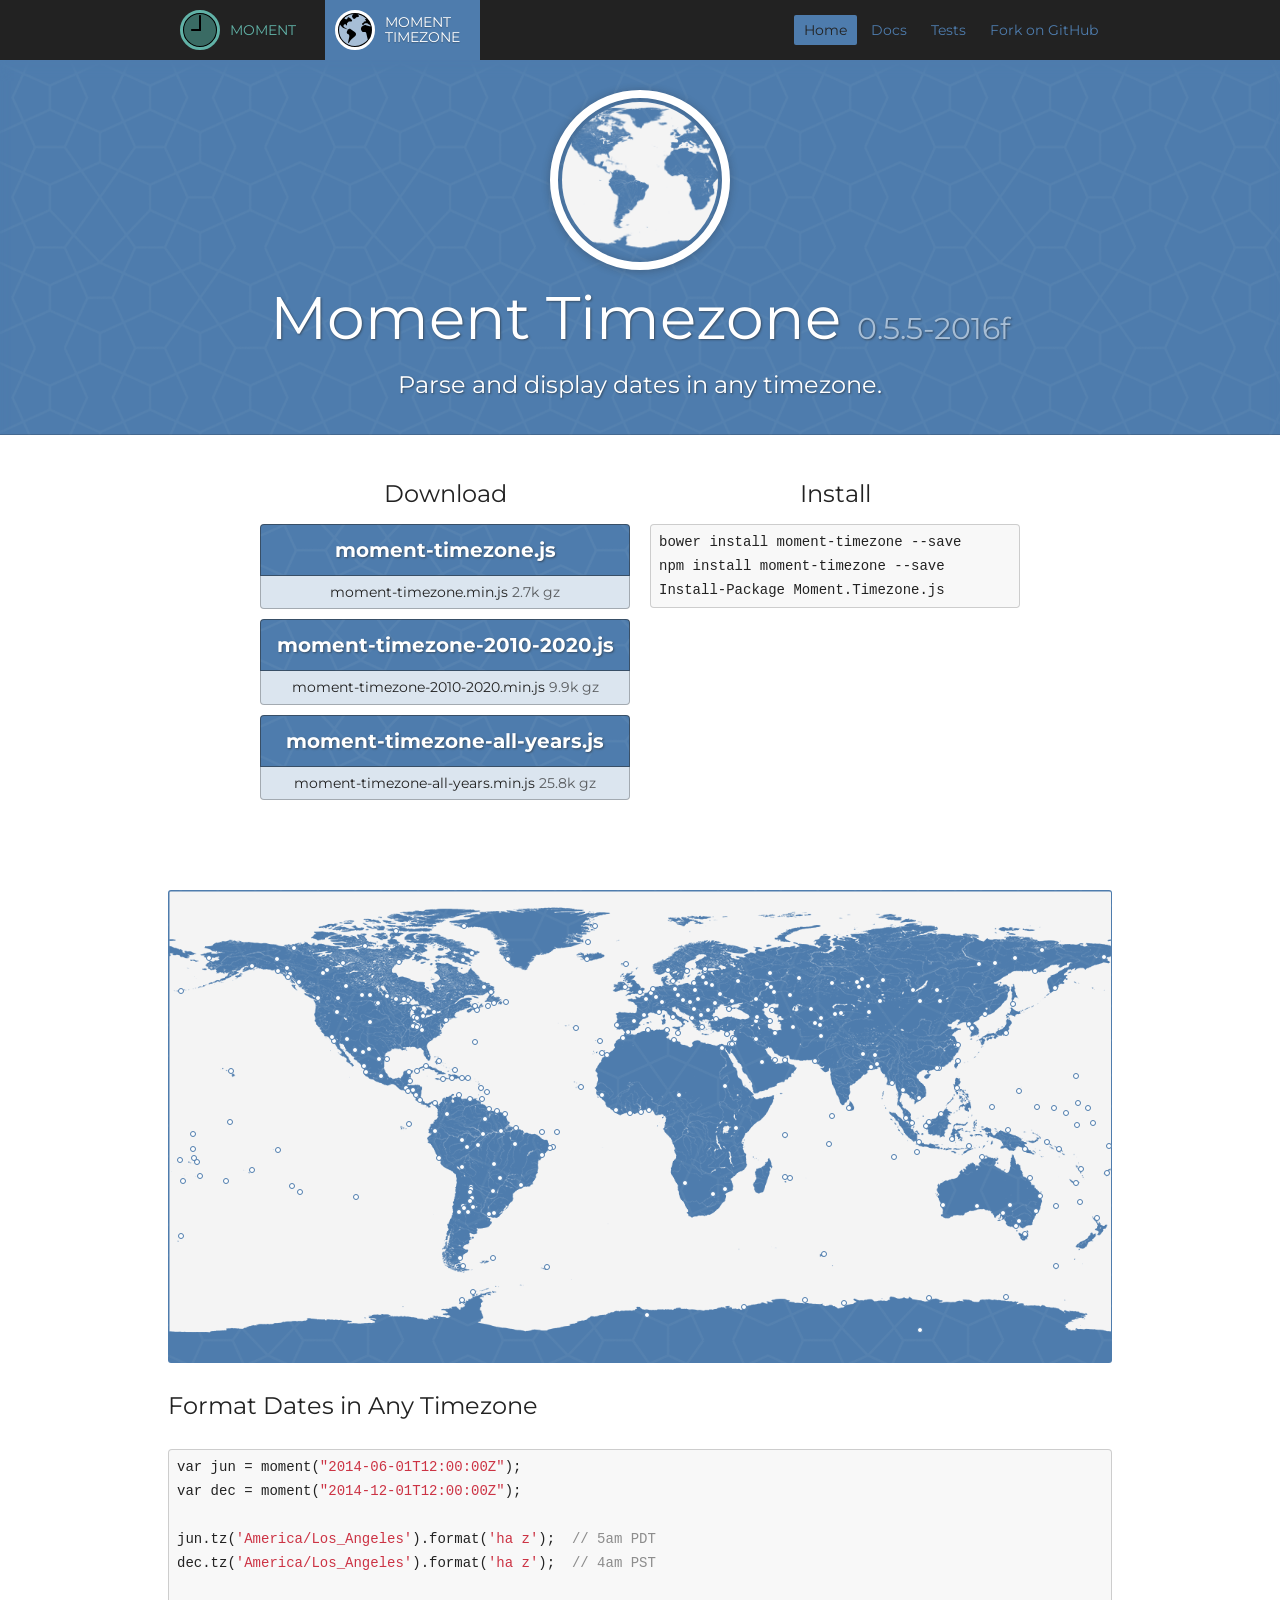
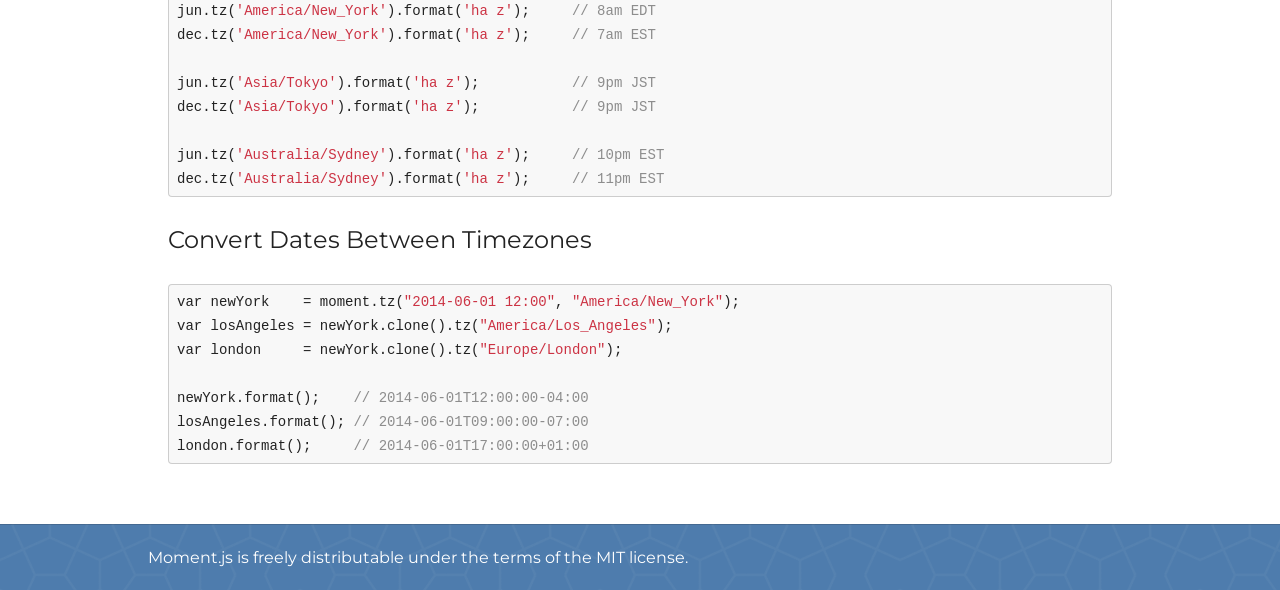
<file: timezone/index.html>
<!doctype html>
<html>
	<head>
		<meta charset="utf-8" />

		<link href='http://fonts.googleapis.com/css?family=Montserrat:400,700' rel='stylesheet' type='text/css'>
		<link rel="stylesheet" href="/static/css/style.css" />
		<link rel="shortcut icon" href="/static/img/moment-timezone-favicon.png" />

		<title>Moment Timezone | Home</title>
	</head>

	<body class="is-moment-timezone">
		<nav class="nav">
			<div class="centered">
				<div class="nav-projects">
					<a class="nav-project nav-project-moment " href="/">
						<svg width="40px" height="40px" viewBox="0 0 40 40">
							<ellipse stroke-width="3" cx="20" cy="20" rx="18.5" ry="18.5" fill="0" stroke="#000" />
							<path fill-rule="evenodd" d="M20,36 C28.836556,36 36,28.836556 36,20 C36,11.163444 28.836556,4 20,4 C11.163444,4 4,11.163444 4,20 C4,28.836556 11.163444,36 20,36 Z M20,5 C19.4477153,5 19,5.44994876 19,6.00684547 L19,19 L11.9970301,19 C11.4463856,19 11,19.4438648 11,20 C11,20.5522847 11.4556644,21 11.9953976,21 L21,21 L21,6.00087166 C21,5.4481055 20.5561352,5 20,5 Z"></path>
						</svg>
						Moment
					</a>
					<a class="nav-project nav-project-moment-timezone active" href="/timezone/">
						<svg width="40px" height="40px" viewBox="0 0 40 40">
							<ellipse stroke-width="3" cx="20" cy="20" rx="18.5" ry="18.5" fill="0" stroke="#000" />
							<path fill-rule="evenodd" d="M4.98917024,14.4489557 C4.34944108,16.1782522 4,18.0483179 4,20 C4,28.836556 11.163444,36 20,36 C25.3372103,36 30.0640585,33.3867291 32.9708034,29.3699284 L32.9708034,29.3699284 C32.7542032,29.1158875 32.5851628,28.8136799 32.5213775,28.5419031 L31.2169086,22.9838131 C31.1059526,22.5110509 30.6116318,22.1192596 30.1152853,22.1192596 L28.4921437,22.1192596 C27.9858118,22.1192596 27.3609962,21.7891428 27.0742761,21.3819231 L26.5647528,20.6582629 C25.7154881,19.4520786 25.8505167,17.5995152 26.8651421,16.5187344 L26.9854581,16.3905737 C27.318883,16.0354089 27.9695174,15.6094255 28.4334461,15.4446996 L29.3188401,15.1303252 C29.7803195,14.966469 30.5349459,14.9655993 30.9988746,15.1303252 L31.8842686,15.4446996 C32.3457481,15.6085558 33.1107334,15.8458733 33.5874405,15.9728206 L35.6191135,16.513856 C35.4978108,15.9679684 35.3486212,15.4325805 35.1731165,14.9092644 C34.3263749,14.7238868 33.4055455,14.2746017 32.8663979,13.7497894 L32.3015162,13.1999272 L30.4205895,13.1999271 C29.9369463,13.1999271 29.3014167,13.5302589 29.0223398,13.9377438 L28.6896027,14.4235789 C28.1260613,15.2464153 27.4185905,15.1412987 27.0980851,14.2053481 L27.0412779,14.0394576 C26.882355,13.5753657 27.1532065,13.199927 27.6459111,13.199927 L27.7109116,13.199927 C28.2108557,13.199927 28.6030323,12.796967 28.6030323,12.2998905 C28.6030324,11.7993486 29.0024484,11.399854 29.4951531,11.399854 L30.4522743,11.399854 L30.7448301,11.1150769 C31.0843394,10.7845948 31.0209719,10.3265877 30.5819181,10.1128978 L30.3226304,9.98670097 C29.8842057,9.77331723 29.8835766,9.42655123 30.3226304,9.21286132 L30.5819181,9.08666449 C30.8796701,8.94174691 31.4270561,9.05187418 31.74767,9.13746427 L31.74767,9.13746427 C29.354055,6.5500601 26.1162974,4.75498325 22.4719557,4.1897922 L22.4719557,4.1897922 L23.5257222,5.21678951 C24.2305071,5.90367045 24.0320251,6.65048619 23.0799479,6.88245898 L21.4350099,7.28324666 L20.1865042,8.50003612 C19.4817194,9.18691704 18.4903848,9.06670377 17.9747489,8.2291421 L17.3154121,7.15816288 C16.7989905,6.31932509 17.052872,5.20558795 17.8807174,4.66771105 L17.4094436,4.97391227 C18.1837126,4.47084565 19.4969845,4.06343412 20.4690548,4.00674356 C20.3132511,4.0022581 20.1568893,4 20,4 C16.3409492,4 12.9687755,5.22826668 10.2732905,7.29498839 L9.34598541,8.7 C9.34598541,8.7 11.1732265,9.31523437 11.1732265,9.31523437 C11.6403222,9.47250609 12.1428675,9.22457657 12.3008953,8.74570313 L12.6280585,7.75429687 C12.7837571,7.28248174 13.2647344,7.07917156 13.7009406,7.29947834 L14.8796059,7.89476545 C15.7601466,8.33948421 16.7269068,9.46648951 17.0331889,10.3946197 L17.0830463,10.5457031 C17.2387449,11.0175183 16.9561285,11.4 16.4656183,11.4 L13.8009733,11.4 L12.0189781,13.2 L12.0189781,15.015919 C12.0189781,15.5041835 11.7405414,15.61875 11.3957227,15.2704473 L10.236983,14.1 L9.25216787,14.5973827 C8.8118975,14.8197421 8.45498784,15.3994783 8.45498784,15.9 C8.45498784,16.3970563 8.80456327,17.0118645 9.2107158,17.2580182 L12.9099757,19.5 L13.8947908,19.0026173 C14.3350612,18.7802579 15.0162561,18.8183745 15.4320035,19.0983398 L19.7477607,22.0045816 C21.3842844,23.1066207 21.4906005,25.0341584 19.9878775,26.3076091 L16.4715636,29.2874348 C16.0984226,29.6036452 15.5824366,30.1960211 15.3130082,30.6200946 L13.8009729,33 C13.3088887,33 12.995925,32.6093202 13.1006804,32.1331581 L14.3096882,26.6376532 C14.520817,25.6779738 13.9707442,24.5357431 13.0976108,24.0947654 L12.7223406,23.9052346 C11.8417999,23.4605158 11.4800454,22.3887558 11.9199672,21.5000227 L12.9099757,19.5 L8.41107755,17.9852154 C7.94324417,17.8276953 7.31902279,17.3906968 7.00711679,16.996875 L4.98917024,14.4489557 Z"></path>
						</svg>
						Moment<br/>Timezone
					</a>
				</div>
				<div class="nav-pages">
					
						<a href="." class="active">Home</a>
					
						<a href="docs/" >Docs</a>
					
						<a href="tests/" >Tests</a>
					
					<a href="https://github.com/moment/moment-timezone/">Fork on GitHub</a>
				</div>
			</div>
		</nav>

		




<header class="hero hero-moment-timezone">
	<div class="centered">
		<div class="hero-circle">
			<div class="hero-world"></div>
		</div>
		<div class="hero-title">
			<h1>Moment Timezone <span>0.5.5-2016f</span></h1>
			<h2>Parse and display dates in any timezone.</h2>
		</div>
	</div>
</header>

<div class="builds">
	<div class="builds-download">
		<h3>Download</h3>
		<a class="builds-button builds-button-source" href="/downloads/moment-timezone.js">
			moment-timezone.js
		</a>
		<a class="builds-button builds-button-gzipped" href="/downloads/moment-timezone.min.js">
			moment-timezone.min.js
			<span class="filesize">2.7k</span>
		</a>

		<a class="builds-button builds-button-source" href="/downloads/moment-timezone-with-data-2010-2020.js">
			moment-timezone-2010-2020.js
		</a>
		<a class="builds-button builds-button-gzipped" href="/downloads/moment-timezone-with-data-2010-2020.min.js">
			moment-timezone-2010-2020.min.js
			<span class="filesize">9.9k</span>
		</a>

		<a class="builds-button builds-button-source" href="/downloads/moment-timezone-with-data.js">
			moment-timezone-all-years.js
		</a>
		<a class="builds-button builds-button-gzipped" href="/downloads/moment-timezone-with-data.min.js">
			moment-timezone-all-years.min.js
			<span class="filesize">25.8k</span>
		</a>
	</div>
	<div class="builds-packages">
		<h3>Install</h3>
		<pre><code>bower install moment-timezone --save
npm install moment-timezone --save
Install-Package Moment.Timezone.js</code></pre>
	</div>
</div>

<div class="map">
	<h3 class="map-label">
		<span class="map-label-name"></span>
		<span class="map-label-time"></span>
	</h3>
	<div class="map-wrap">
		<div class="map-inset">
			<div class="map-axis-x"></div>
			<div class="map-axis-y"></div>
		</div>
	</div>

<h3 id="format-dates-in-any-timezone">Format Dates in Any Timezone</h3>
<pre><code class="language-js"><span class="keyword">var</span> jun = moment(<span class="string">"2014-06-01T12:00:00Z"</span>);
<span class="keyword">var</span> dec = moment(<span class="string">"2014-12-01T12:00:00Z"</span>);

jun.tz(<span class="string">'America/Los_Angeles'</span>).format(<span class="string">'ha z'</span>);  <span class="comment">// 5am PDT</span>
dec.tz(<span class="string">'America/Los_Angeles'</span>).format(<span class="string">'ha z'</span>);  <span class="comment">// 4am PST</span>

jun.tz(<span class="string">'America/New_York'</span>).format(<span class="string">'ha z'</span>);     <span class="comment">// 8am EDT</span>
dec.tz(<span class="string">'America/New_York'</span>).format(<span class="string">'ha z'</span>);     <span class="comment">// 7am EST</span>

jun.tz(<span class="string">'Asia/Tokyo'</span>).format(<span class="string">'ha z'</span>);           <span class="comment">// 9pm JST</span>
dec.tz(<span class="string">'Asia/Tokyo'</span>).format(<span class="string">'ha z'</span>);           <span class="comment">// 9pm JST</span>

jun.tz(<span class="string">'Australia/Sydney'</span>).format(<span class="string">'ha z'</span>);     <span class="comment">// 10pm EST</span>
dec.tz(<span class="string">'Australia/Sydney'</span>).format(<span class="string">'ha z'</span>);     <span class="comment">// 11pm EST</span></code></pre>
<h3 id="convert-dates-between-timezones">Convert Dates Between Timezones</h3>
<pre><code class="language-js"><span class="keyword">var</span> newYork    = moment.tz(<span class="string">"2014-06-01 12:00"</span>, <span class="string">"America/New_York"</span>);
<span class="keyword">var</span> losAngeles = newYork.clone().tz(<span class="string">"America/Los_Angeles"</span>);
<span class="keyword">var</span> london     = newYork.clone().tz(<span class="string">"Europe/London"</span>);

newYork.format();    <span class="comment">// 2014-06-01T12:00:00-04:00</span>
losAngeles.format(); <span class="comment">// 2014-06-01T09:00:00-07:00</span>
london.format();     <span class="comment">// 2014-06-01T17:00:00+01:00</span></code></pre>


</div>



		<footer>
			<p>Moment.js is freely distributable under the terms of the MIT license.</p>
		</footer>

		<script src="https://ajax.googleapis.com/ajax/libs/jquery/1.8.2/jquery.min.js"></script>
		<script src="/static/js/global.js"></script>
		
			<script src="/static/js/timezone-home.js"></script>
		

		<script>
			window._gaq = [['_setAccount','UA-10641787-5'],['_trackPageview'],['_trackPageLoadTime']];
			(function(d, c) {
				var ga = d.createElement(c); ga.async = true;
				ga.src = "http://www.google-analytics.com/ga.js";
				var s = d.getElementsByTagName(c)[0];
				s.parentNode.insertBefore(ga, s);
			})(document, 'script');
		</script>
	</body>
</html>
</file>
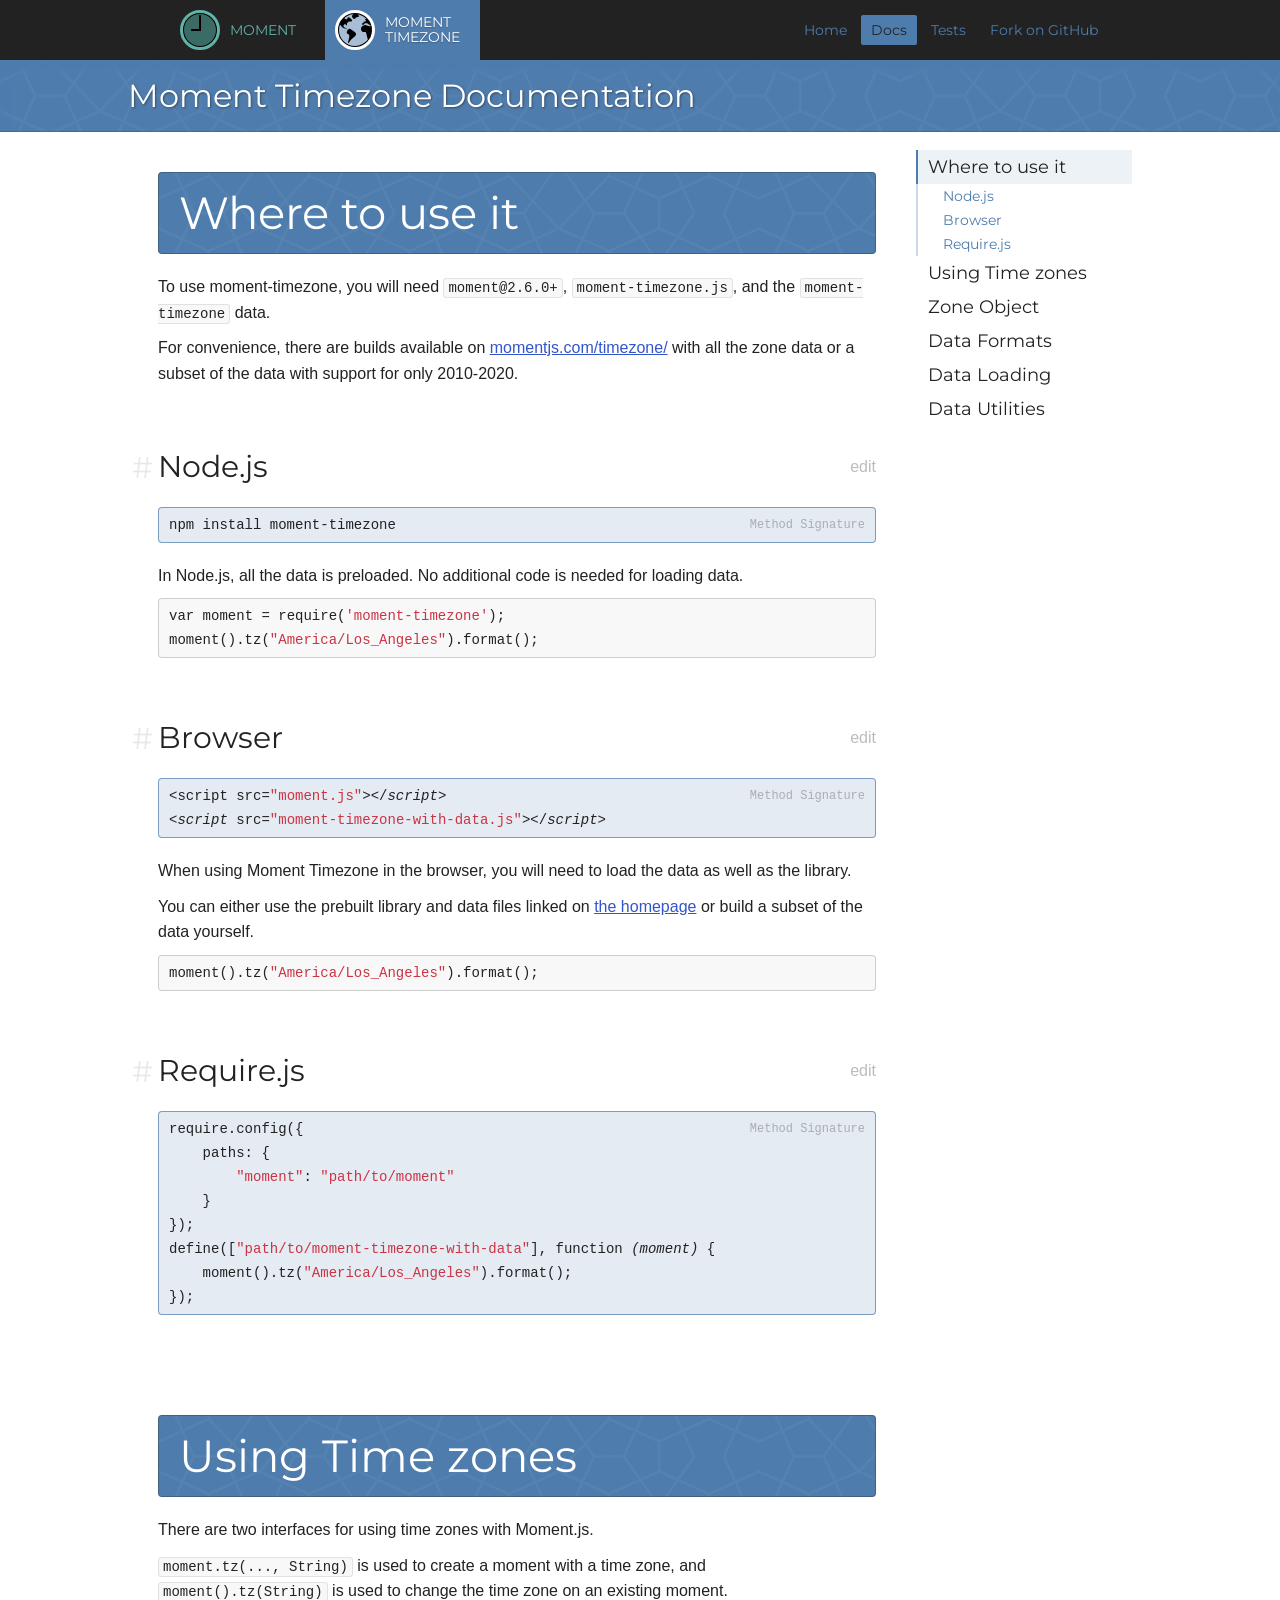
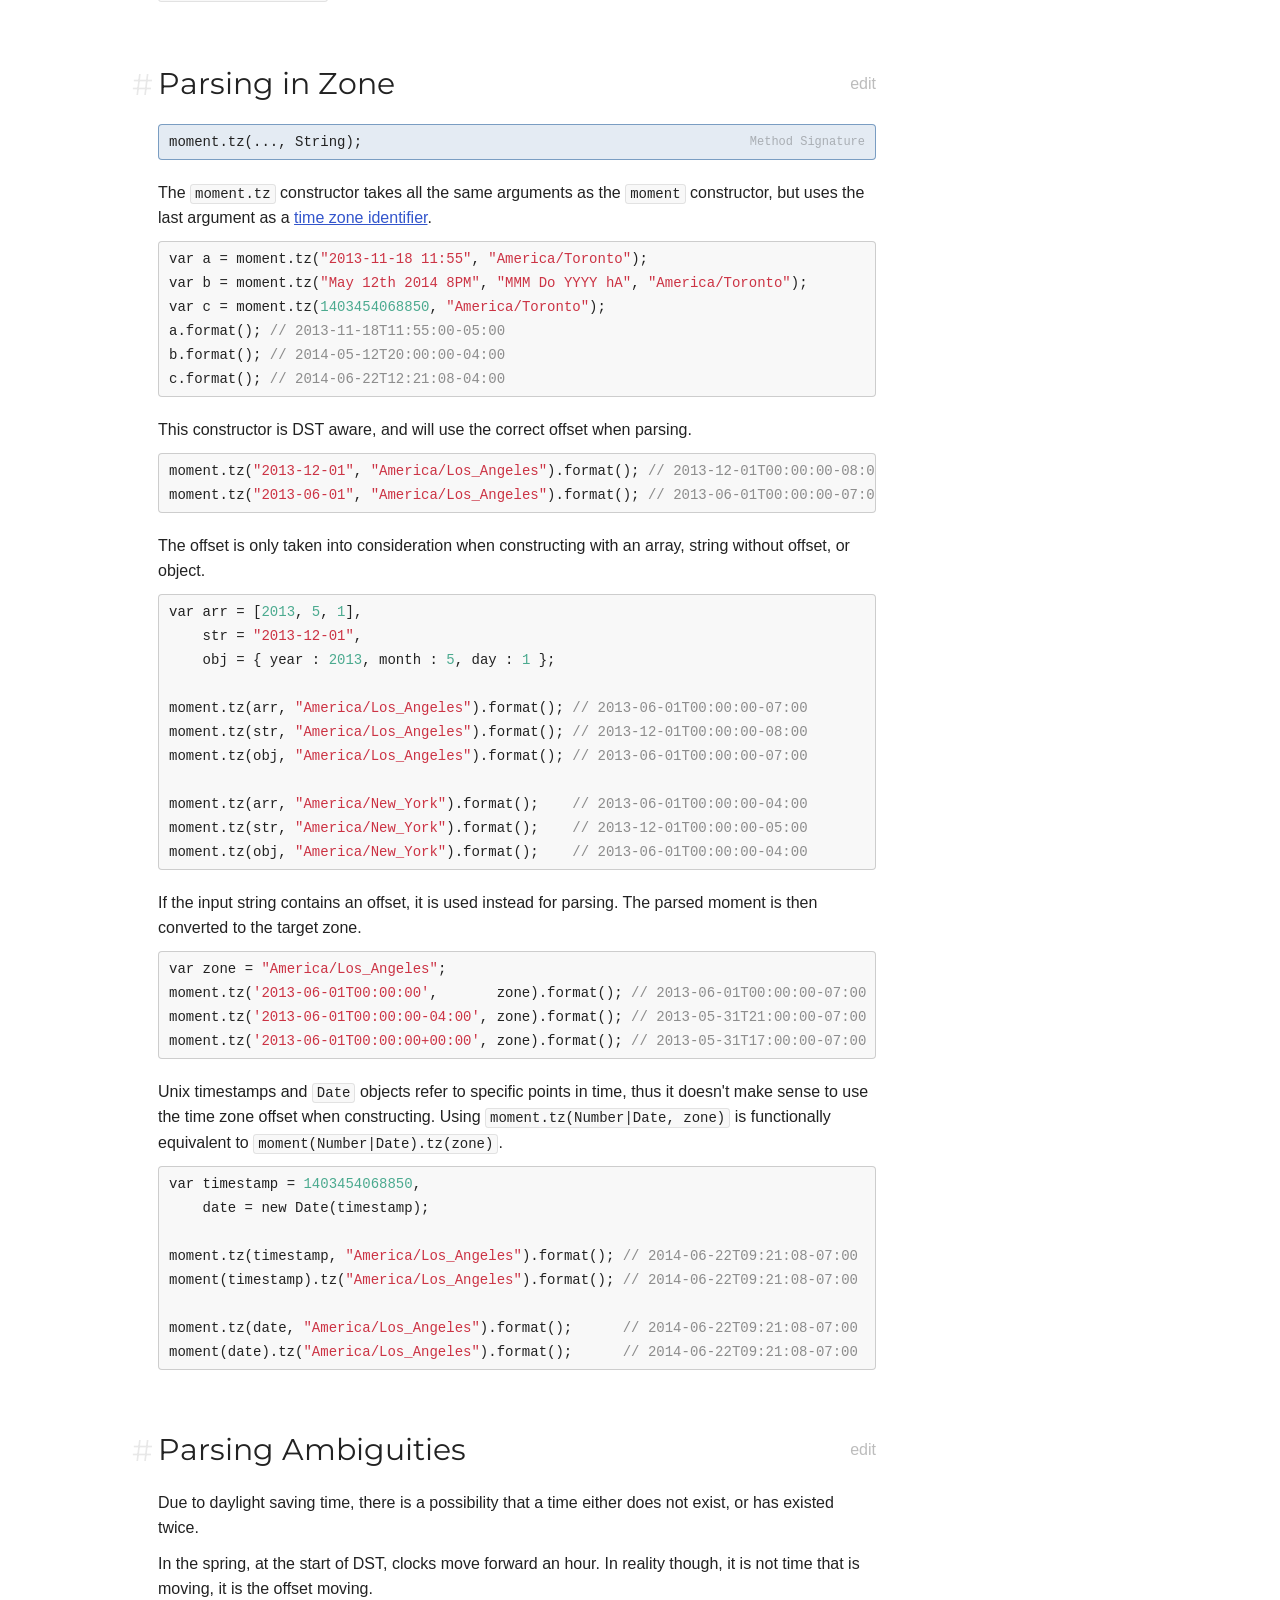
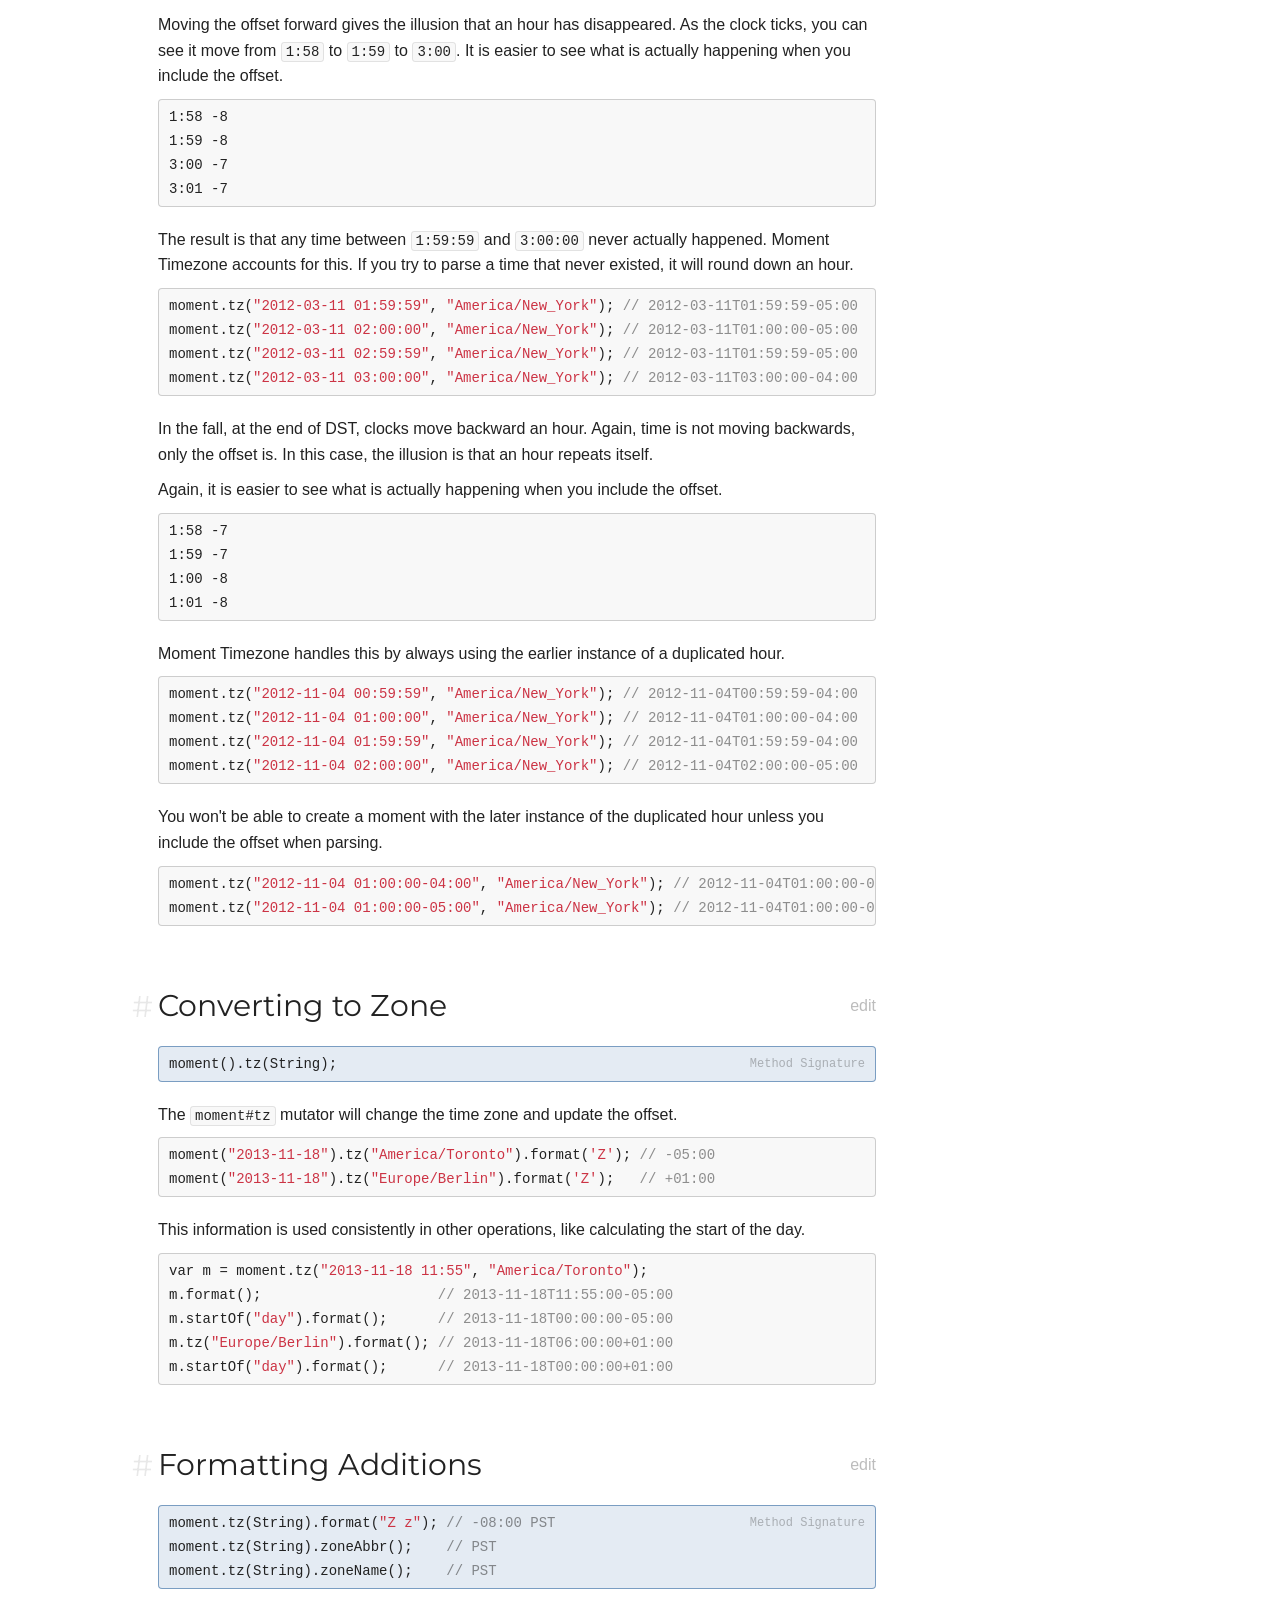
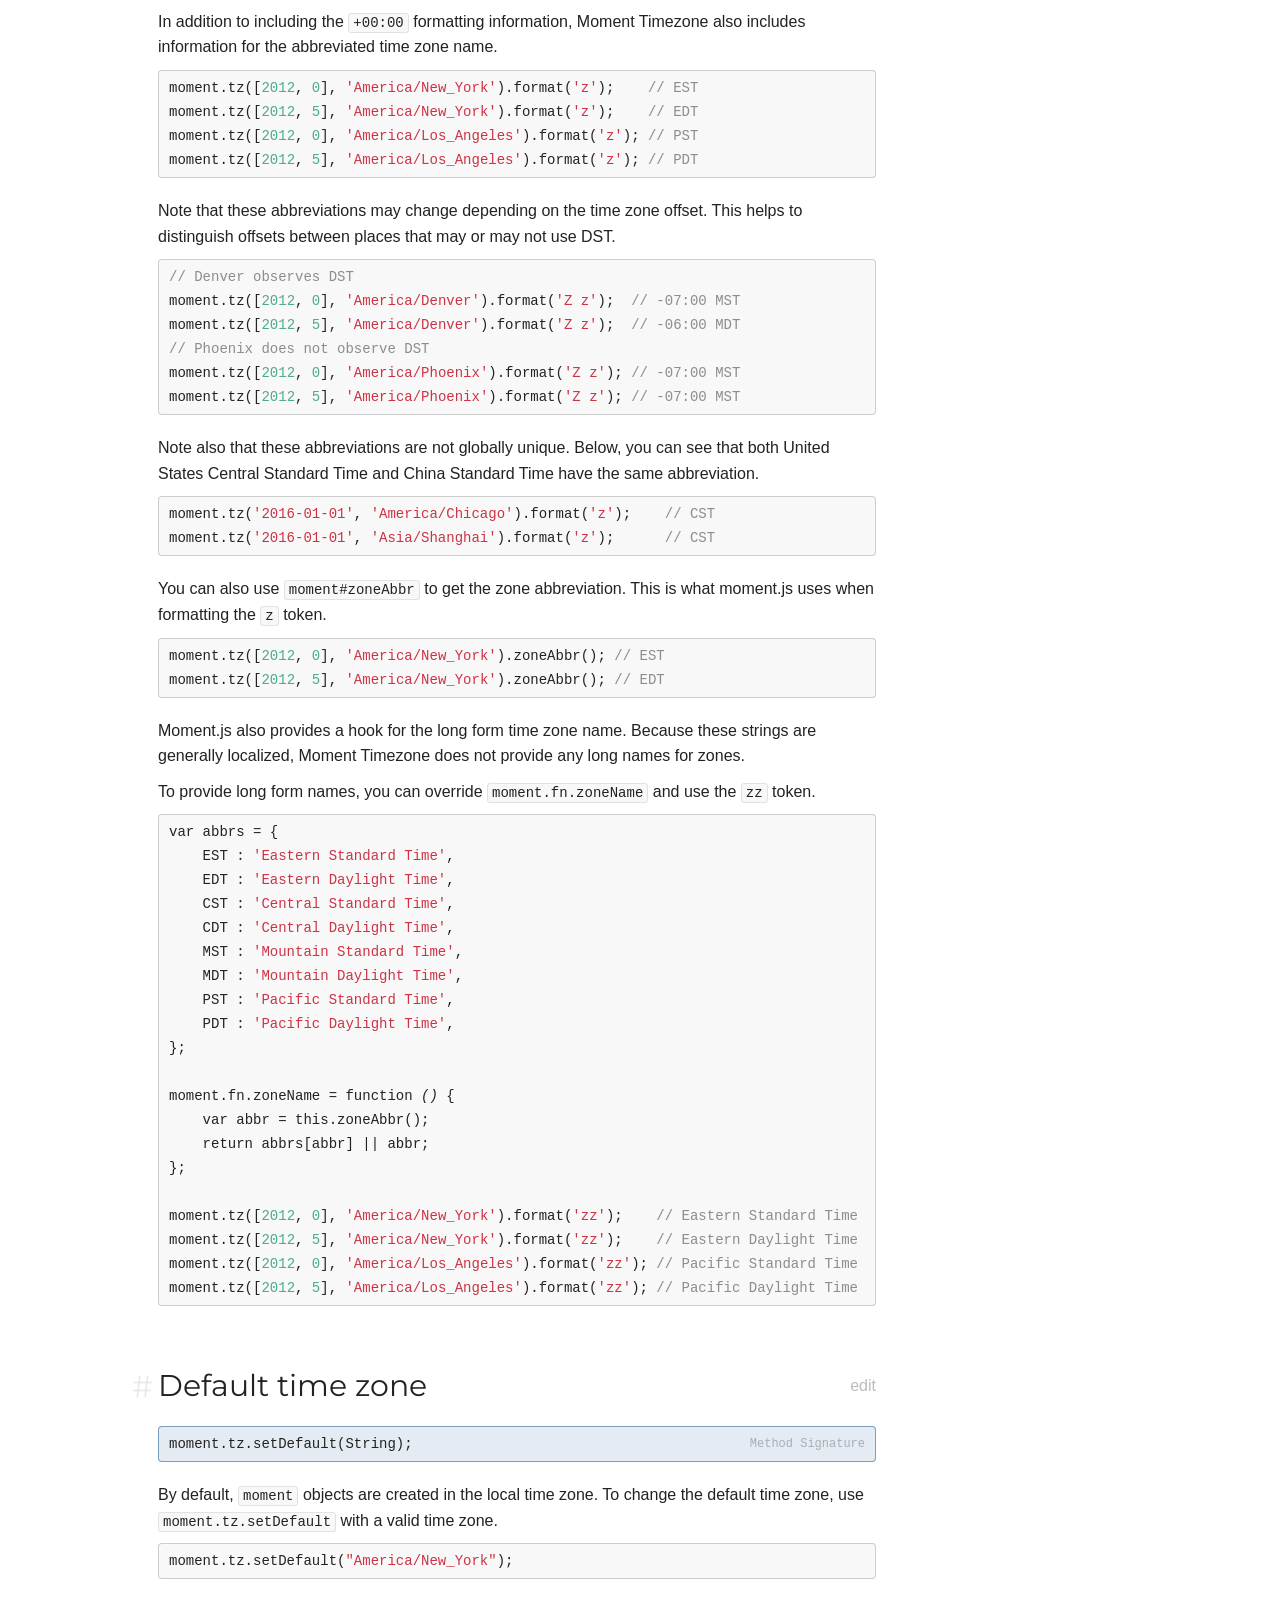
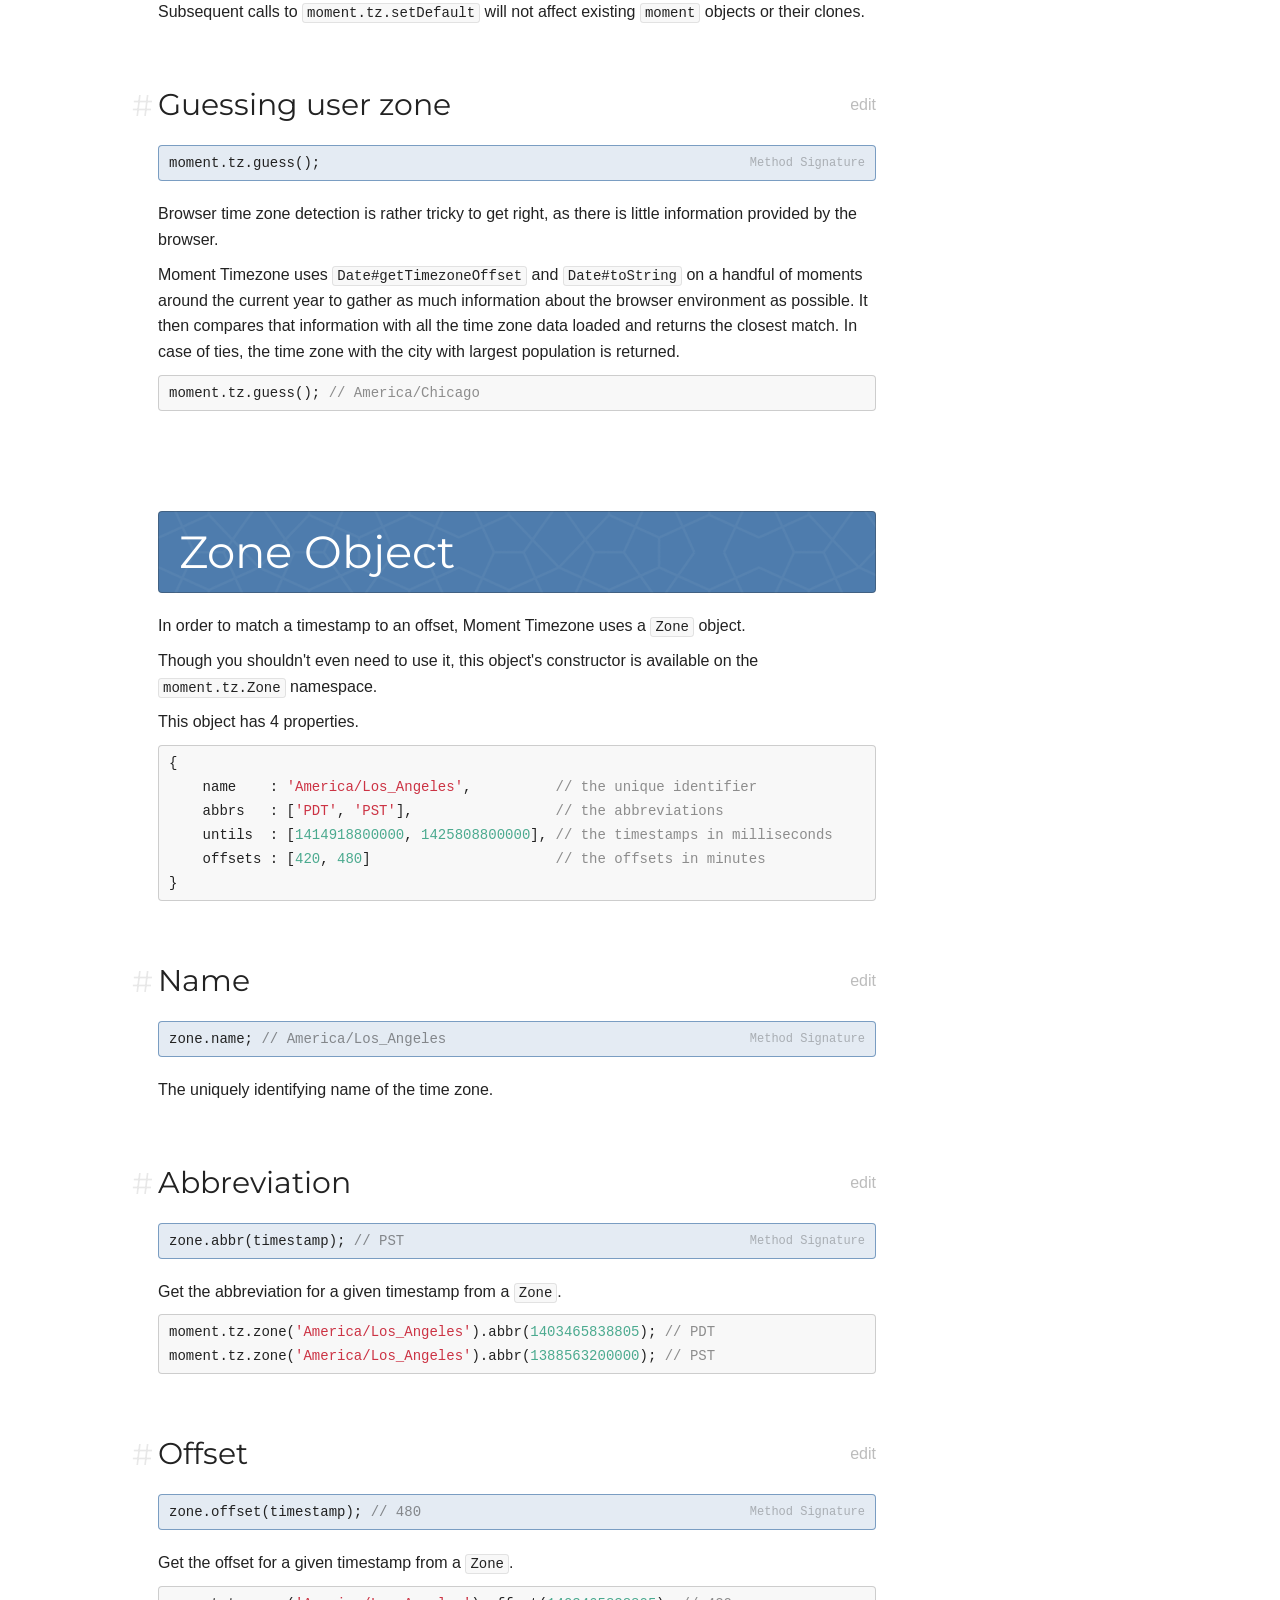
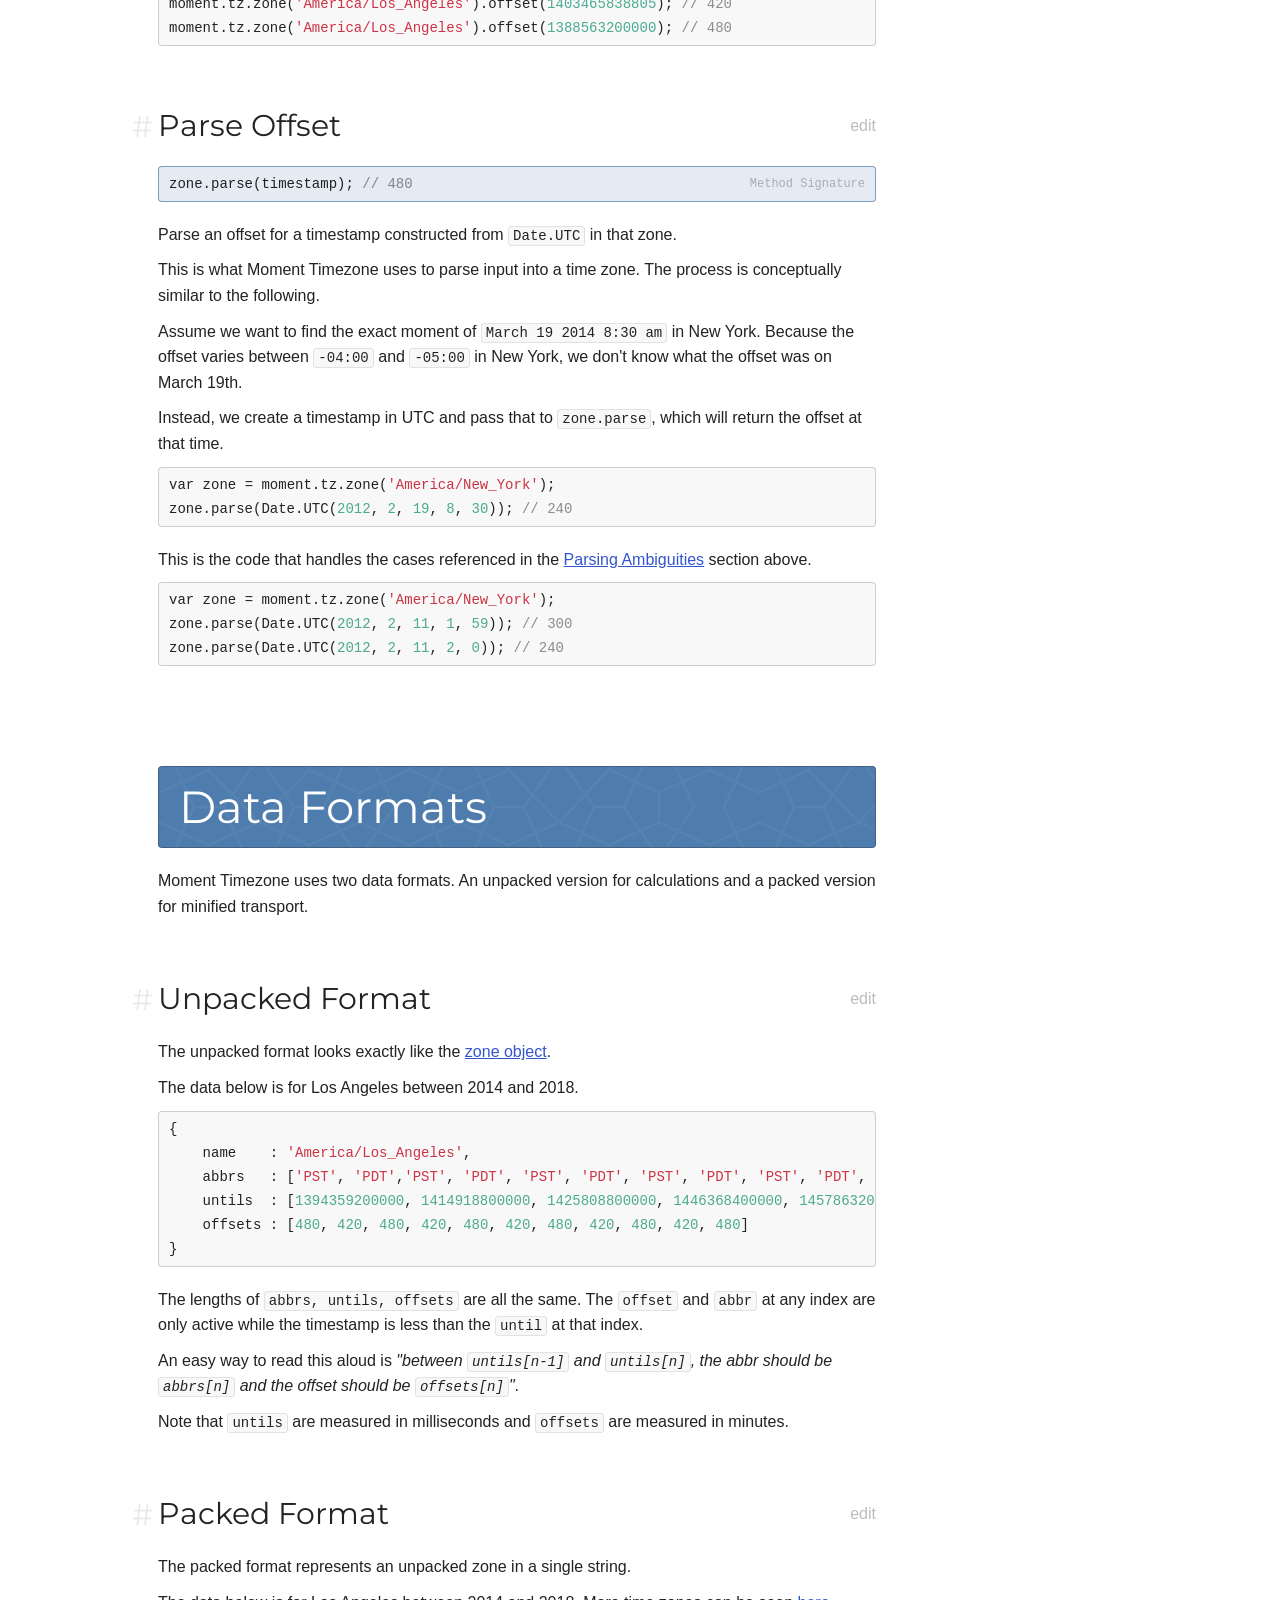
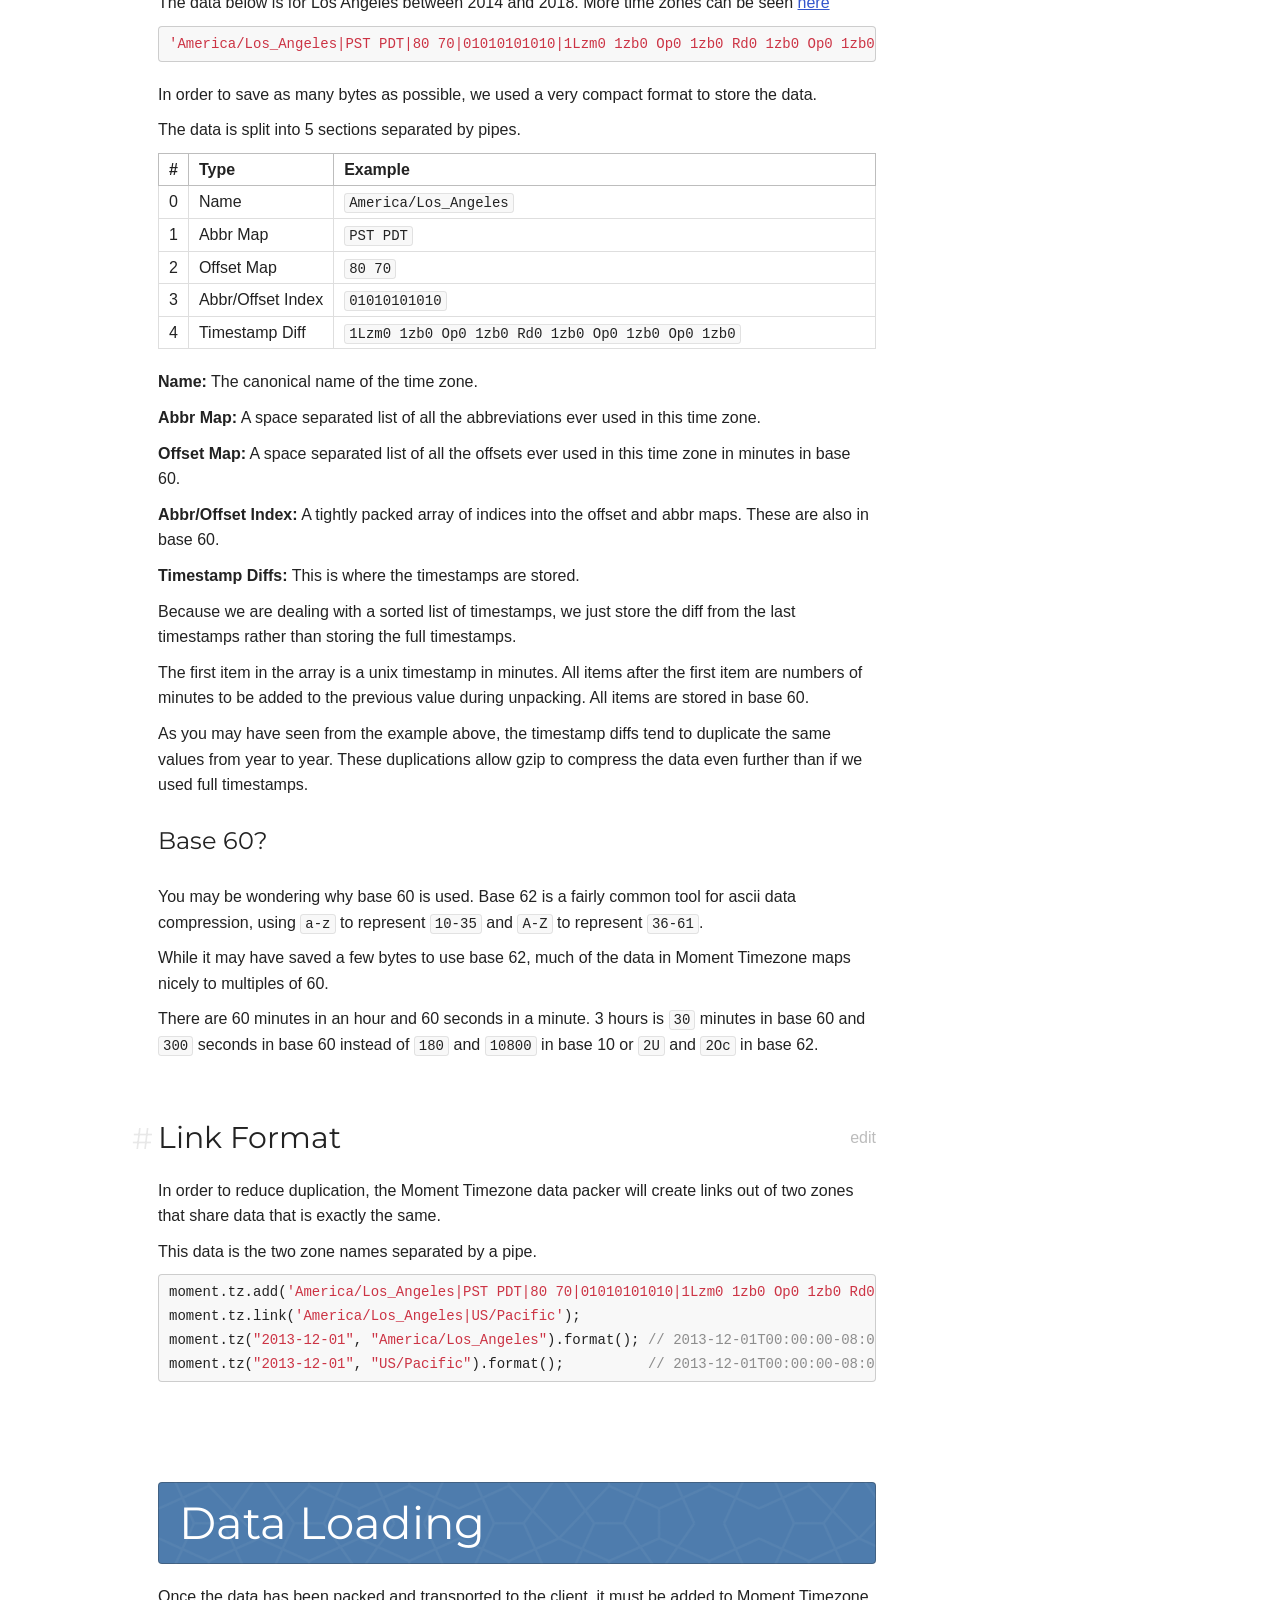
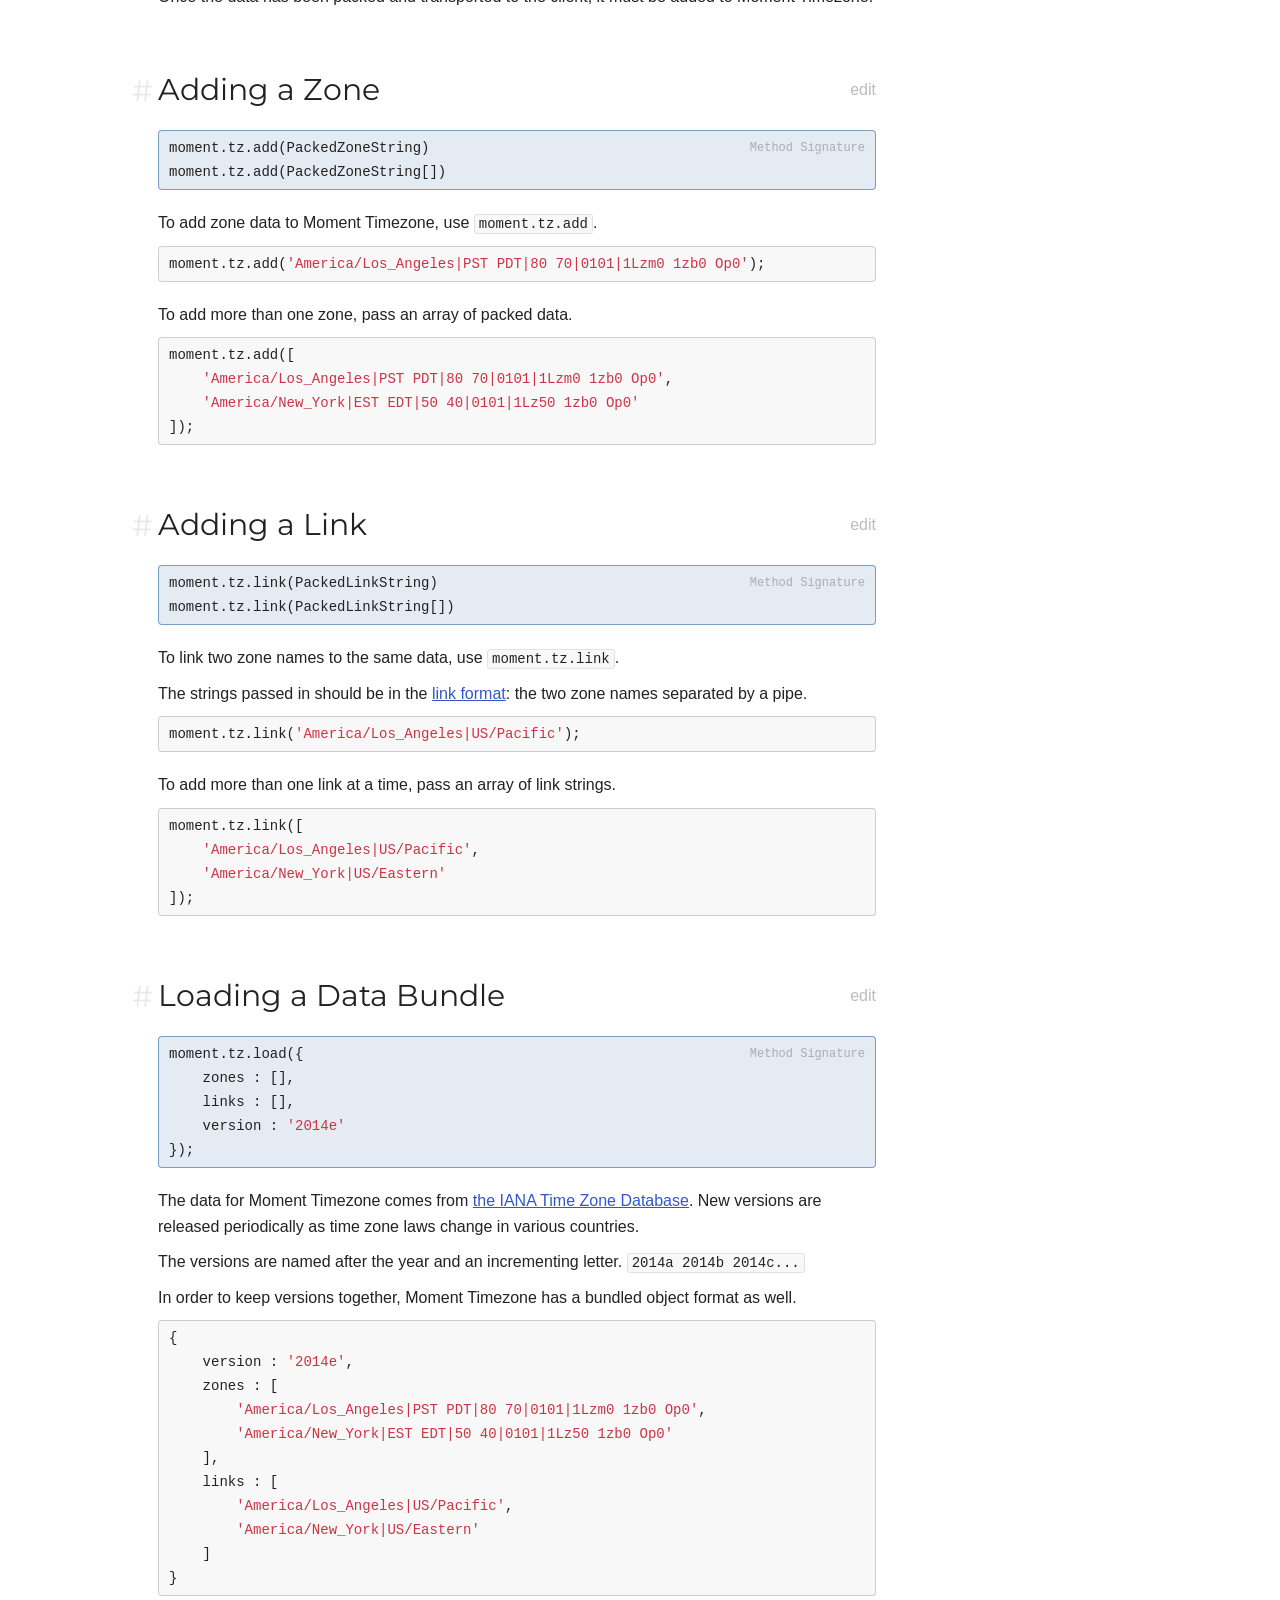
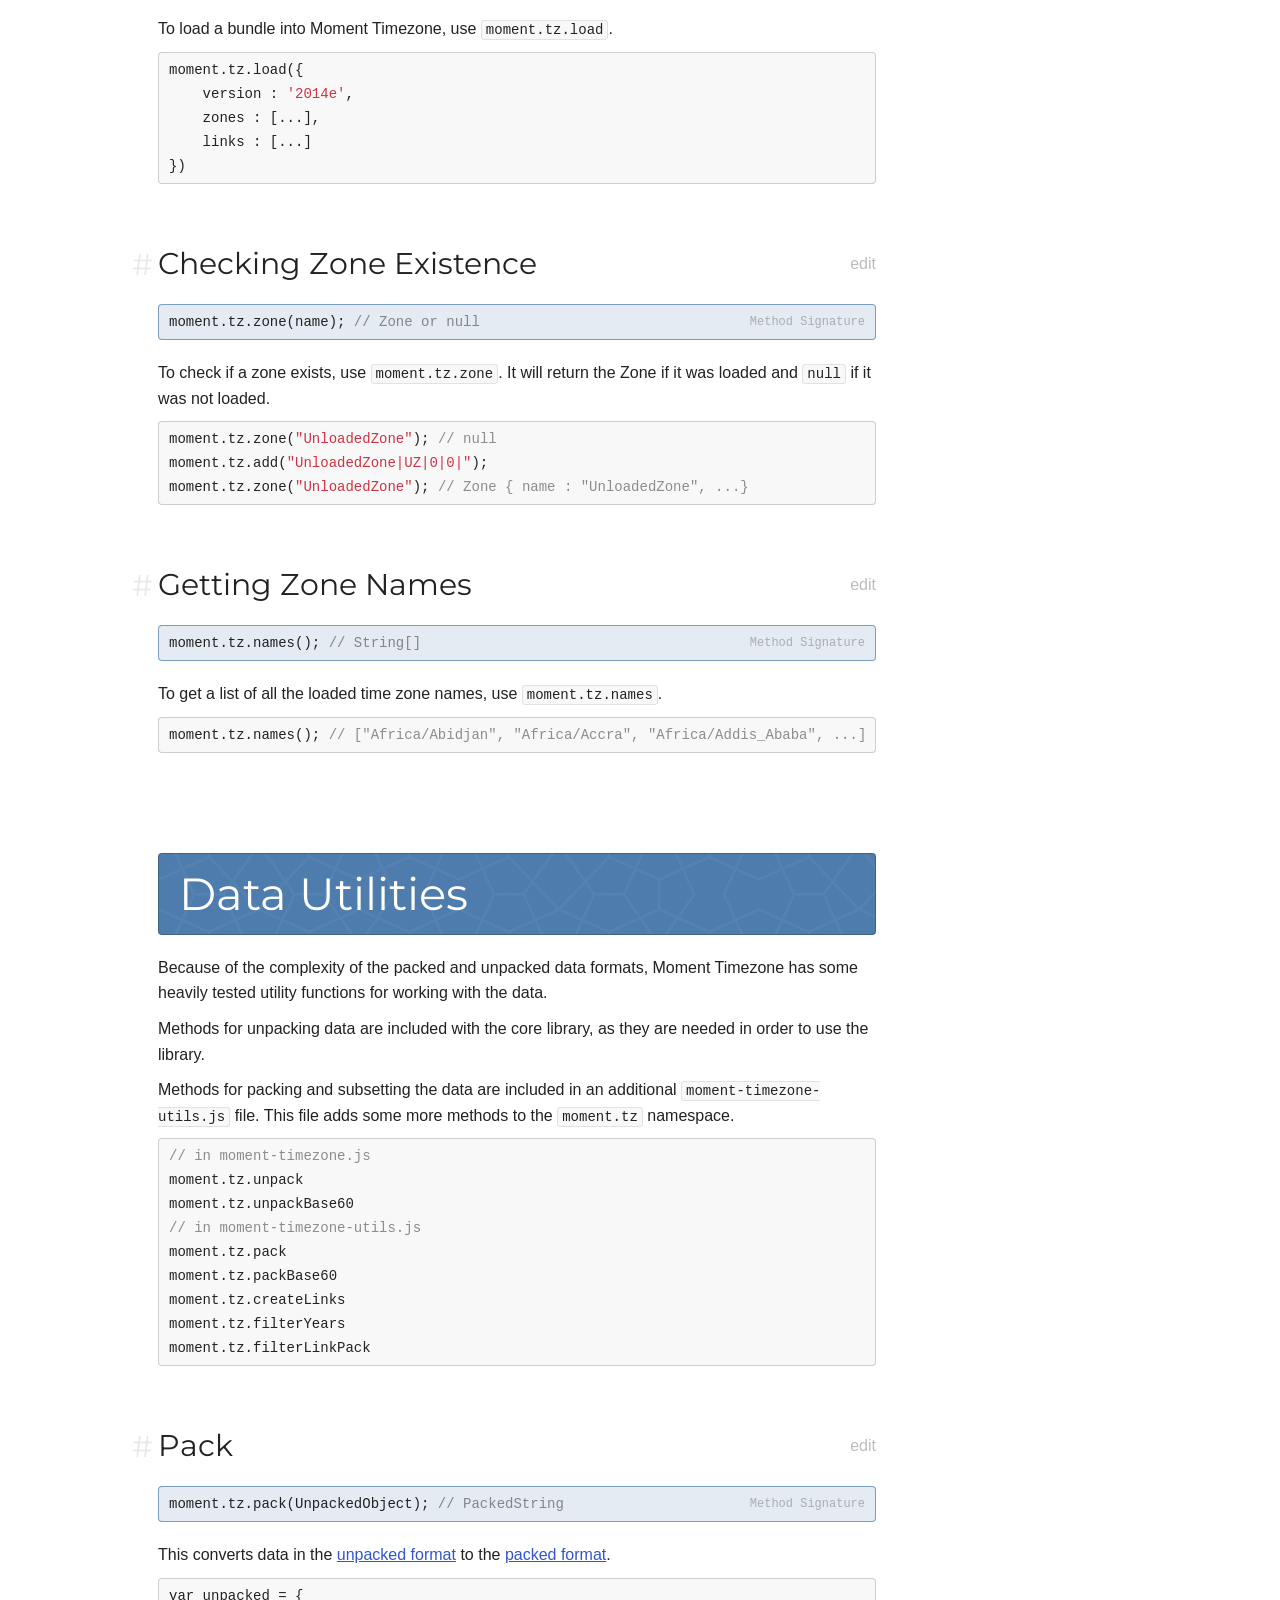
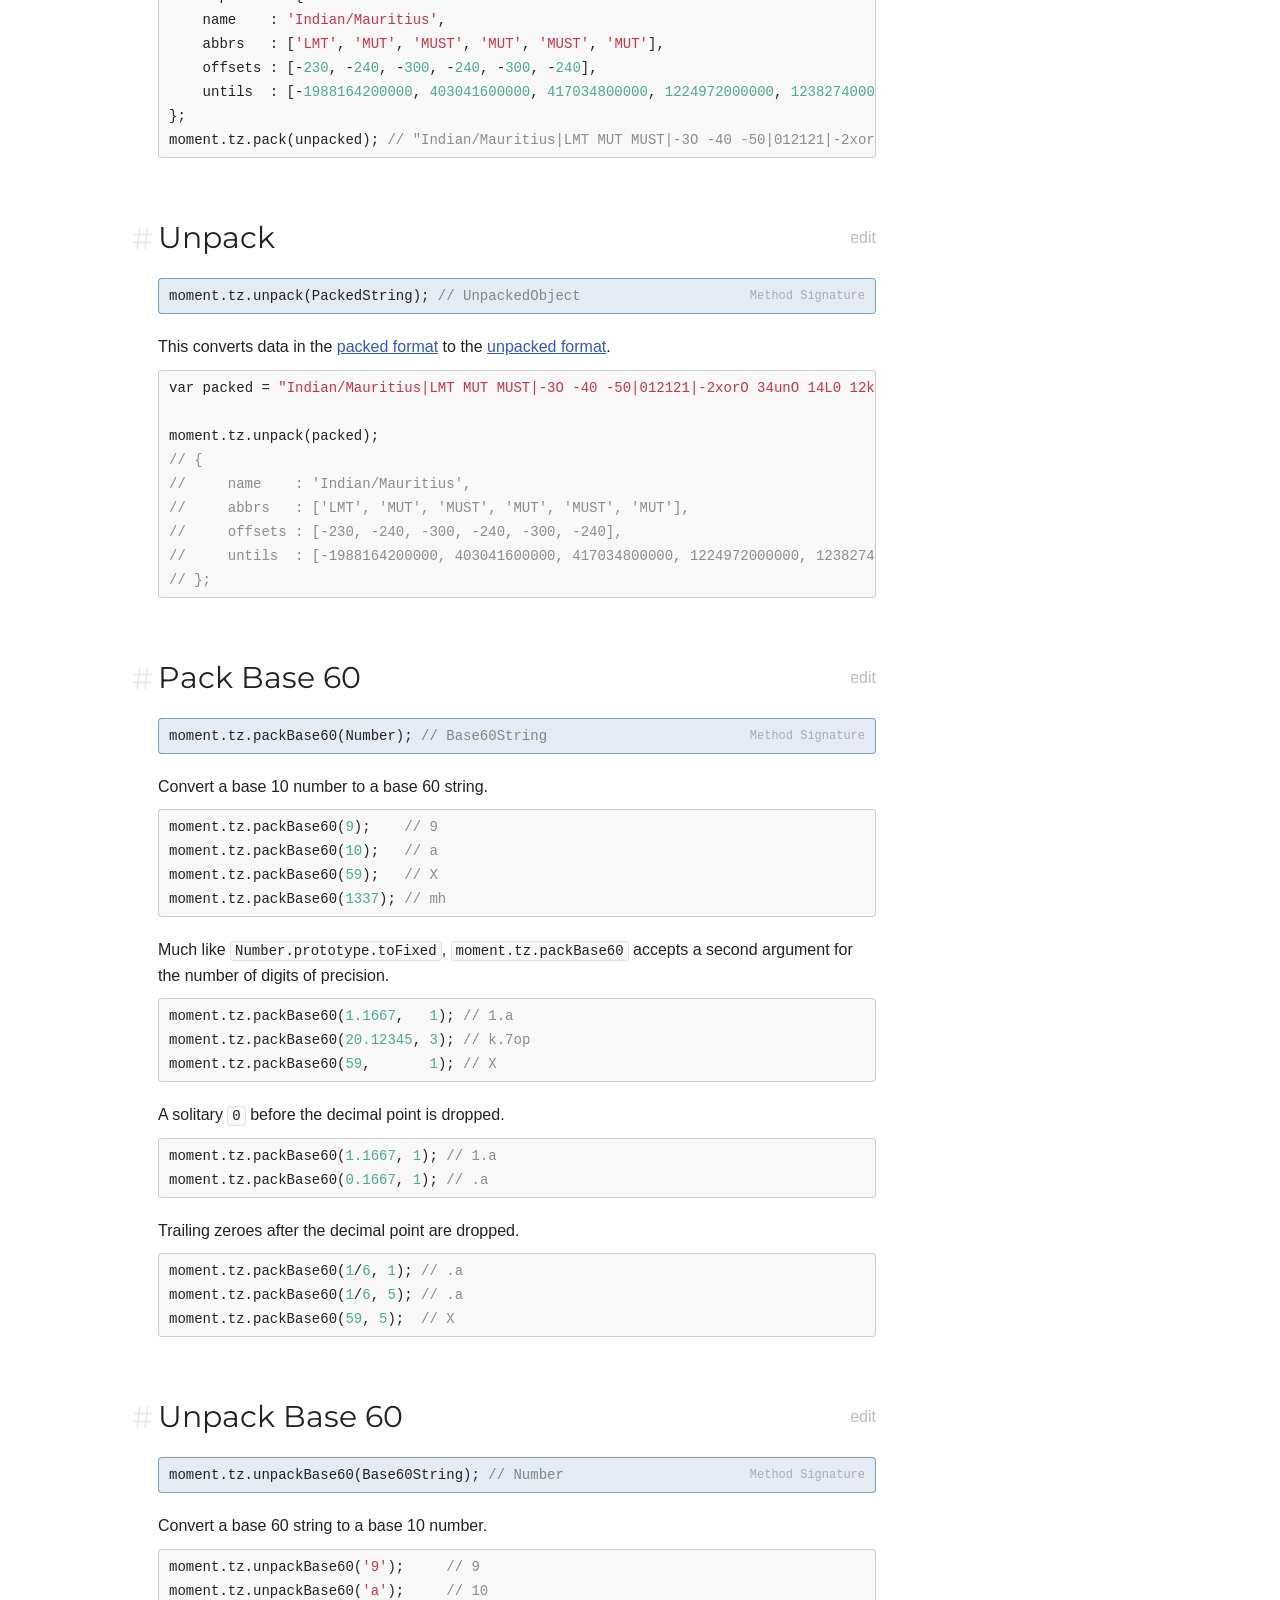
<file: timezone/docs/index.html>
<!doctype html>
<html>
	<head>
		<meta charset="utf-8" />

		<link href='http://fonts.googleapis.com/css?family=Montserrat:400,700' rel='stylesheet' type='text/css'>
		<link rel="stylesheet" href="/static/css/style.css" />
		<link rel="shortcut icon" href="/static/img/moment-timezone-favicon.png" />

		<title>Moment Timezone | Docs</title>
	</head>

	<body class="is-moment-timezone">
		<nav class="nav">
			<div class="centered">
				<div class="nav-projects">
					<a class="nav-project nav-project-moment " href="/">
						<svg width="40px" height="40px" viewBox="0 0 40 40">
							<ellipse stroke-width="3" cx="20" cy="20" rx="18.5" ry="18.5" fill="0" stroke="#000" />
							<path fill-rule="evenodd" d="M20,36 C28.836556,36 36,28.836556 36,20 C36,11.163444 28.836556,4 20,4 C11.163444,4 4,11.163444 4,20 C4,28.836556 11.163444,36 20,36 Z M20,5 C19.4477153,5 19,5.44994876 19,6.00684547 L19,19 L11.9970301,19 C11.4463856,19 11,19.4438648 11,20 C11,20.5522847 11.4556644,21 11.9953976,21 L21,21 L21,6.00087166 C21,5.4481055 20.5561352,5 20,5 Z"></path>
						</svg>
						Moment
					</a>
					<a class="nav-project nav-project-moment-timezone active" href="/timezone/">
						<svg width="40px" height="40px" viewBox="0 0 40 40">
							<ellipse stroke-width="3" cx="20" cy="20" rx="18.5" ry="18.5" fill="0" stroke="#000" />
							<path fill-rule="evenodd" d="M4.98917024,14.4489557 C4.34944108,16.1782522 4,18.0483179 4,20 C4,28.836556 11.163444,36 20,36 C25.3372103,36 30.0640585,33.3867291 32.9708034,29.3699284 L32.9708034,29.3699284 C32.7542032,29.1158875 32.5851628,28.8136799 32.5213775,28.5419031 L31.2169086,22.9838131 C31.1059526,22.5110509 30.6116318,22.1192596 30.1152853,22.1192596 L28.4921437,22.1192596 C27.9858118,22.1192596 27.3609962,21.7891428 27.0742761,21.3819231 L26.5647528,20.6582629 C25.7154881,19.4520786 25.8505167,17.5995152 26.8651421,16.5187344 L26.9854581,16.3905737 C27.318883,16.0354089 27.9695174,15.6094255 28.4334461,15.4446996 L29.3188401,15.1303252 C29.7803195,14.966469 30.5349459,14.9655993 30.9988746,15.1303252 L31.8842686,15.4446996 C32.3457481,15.6085558 33.1107334,15.8458733 33.5874405,15.9728206 L35.6191135,16.513856 C35.4978108,15.9679684 35.3486212,15.4325805 35.1731165,14.9092644 C34.3263749,14.7238868 33.4055455,14.2746017 32.8663979,13.7497894 L32.3015162,13.1999272 L30.4205895,13.1999271 C29.9369463,13.1999271 29.3014167,13.5302589 29.0223398,13.9377438 L28.6896027,14.4235789 C28.1260613,15.2464153 27.4185905,15.1412987 27.0980851,14.2053481 L27.0412779,14.0394576 C26.882355,13.5753657 27.1532065,13.199927 27.6459111,13.199927 L27.7109116,13.199927 C28.2108557,13.199927 28.6030323,12.796967 28.6030323,12.2998905 C28.6030324,11.7993486 29.0024484,11.399854 29.4951531,11.399854 L30.4522743,11.399854 L30.7448301,11.1150769 C31.0843394,10.7845948 31.0209719,10.3265877 30.5819181,10.1128978 L30.3226304,9.98670097 C29.8842057,9.77331723 29.8835766,9.42655123 30.3226304,9.21286132 L30.5819181,9.08666449 C30.8796701,8.94174691 31.4270561,9.05187418 31.74767,9.13746427 L31.74767,9.13746427 C29.354055,6.5500601 26.1162974,4.75498325 22.4719557,4.1897922 L22.4719557,4.1897922 L23.5257222,5.21678951 C24.2305071,5.90367045 24.0320251,6.65048619 23.0799479,6.88245898 L21.4350099,7.28324666 L20.1865042,8.50003612 C19.4817194,9.18691704 18.4903848,9.06670377 17.9747489,8.2291421 L17.3154121,7.15816288 C16.7989905,6.31932509 17.052872,5.20558795 17.8807174,4.66771105 L17.4094436,4.97391227 C18.1837126,4.47084565 19.4969845,4.06343412 20.4690548,4.00674356 C20.3132511,4.0022581 20.1568893,4 20,4 C16.3409492,4 12.9687755,5.22826668 10.2732905,7.29498839 L9.34598541,8.7 C9.34598541,8.7 11.1732265,9.31523437 11.1732265,9.31523437 C11.6403222,9.47250609 12.1428675,9.22457657 12.3008953,8.74570313 L12.6280585,7.75429687 C12.7837571,7.28248174 13.2647344,7.07917156 13.7009406,7.29947834 L14.8796059,7.89476545 C15.7601466,8.33948421 16.7269068,9.46648951 17.0331889,10.3946197 L17.0830463,10.5457031 C17.2387449,11.0175183 16.9561285,11.4 16.4656183,11.4 L13.8009733,11.4 L12.0189781,13.2 L12.0189781,15.015919 C12.0189781,15.5041835 11.7405414,15.61875 11.3957227,15.2704473 L10.236983,14.1 L9.25216787,14.5973827 C8.8118975,14.8197421 8.45498784,15.3994783 8.45498784,15.9 C8.45498784,16.3970563 8.80456327,17.0118645 9.2107158,17.2580182 L12.9099757,19.5 L13.8947908,19.0026173 C14.3350612,18.7802579 15.0162561,18.8183745 15.4320035,19.0983398 L19.7477607,22.0045816 C21.3842844,23.1066207 21.4906005,25.0341584 19.9878775,26.3076091 L16.4715636,29.2874348 C16.0984226,29.6036452 15.5824366,30.1960211 15.3130082,30.6200946 L13.8009729,33 C13.3088887,33 12.995925,32.6093202 13.1006804,32.1331581 L14.3096882,26.6376532 C14.520817,25.6779738 13.9707442,24.5357431 13.0976108,24.0947654 L12.7223406,23.9052346 C11.8417999,23.4605158 11.4800454,22.3887558 11.9199672,21.5000227 L12.9099757,19.5 L8.41107755,17.9852154 C7.94324417,17.8276953 7.31902279,17.3906968 7.00711679,16.996875 L4.98917024,14.4489557 Z"></path>
						</svg>
						Moment<br/>Timezone
					</a>
				</div>
				<div class="nav-pages">
					
						<a href="../" >Home</a>
					
						<a href="." class="active">Docs</a>
					
						<a href="../tests/" >Tests</a>
					
					<a href="https://github.com/moment/moment-timezone/">Fork on GitHub</a>
				</div>
			</div>
		</nav>

		




<div class="hero hero-oneline">
	<div class="hero-centered">
		<h1>Moment Timezone Documentation</h1>
	</div>
</div>

<div class="docs">
	<div class="docs-nav">
		
			<div class="docs-nav-section">
				<a class="docs-nav-section-title" href='#/use-it/'>Where to use it</a>
				
					
				
					
						<a class="docs-nav-item" href="#/use-it/node-js/">Node.js</a>
					
				
					
						<a class="docs-nav-item" href="#/use-it/browser/">Browser</a>
					
				
					
						<a class="docs-nav-item" href="#/use-it/require-js/">Require.js</a>
					
				
			</div>
		
			<div class="docs-nav-section">
				<a class="docs-nav-section-title" href='#/using-timezones/'>Using Time zones</a>
				
					
				
					
						<a class="docs-nav-item" href="#/using-timezones/parsing-in-zone/">Parsing in Zone</a>
					
				
					
						<a class="docs-nav-item" href="#/using-timezones/parsing-ambiguous-inputs/">Parsing Ambiguities</a>
					
				
					
						<a class="docs-nav-item" href="#/using-timezones/converting-to-zone/">Converting to Zone</a>
					
				
					
						<a class="docs-nav-item" href="#/using-timezones/formatting/">Formatting Additions</a>
					
				
					
						<a class="docs-nav-item" href="#/using-timezones/default-timezone/">Default time zone</a>
					
				
					
						<a class="docs-nav-item" href="#/using-timezones/guessing-user-timezone/">Guessing user zone</a>
					
				
			</div>
		
			<div class="docs-nav-section">
				<a class="docs-nav-section-title" href='#/zone-object/'>Zone Object</a>
				
					
				
					
						<a class="docs-nav-item" href="#/zone-object/name/">Name</a>
					
				
					
						<a class="docs-nav-item" href="#/zone-object/abbr/">Abbreviation</a>
					
				
					
						<a class="docs-nav-item" href="#/zone-object/offset/">Offset</a>
					
				
					
						<a class="docs-nav-item" href="#/zone-object/parse/">Parse Offset</a>
					
				
			</div>
		
			<div class="docs-nav-section">
				<a class="docs-nav-section-title" href='#/data-formats/'>Data Formats</a>
				
					
				
					
						<a class="docs-nav-item" href="#/data-formats/unpacked-format/">Unpacked Format</a>
					
				
					
						<a class="docs-nav-item" href="#/data-formats/packed-format/">Packed Format</a>
					
				
					
						<a class="docs-nav-item" href="#/data-formats/link-format/">Link Format</a>
					
				
			</div>
		
			<div class="docs-nav-section">
				<a class="docs-nav-section-title" href='#/data-loading/'>Data Loading</a>
				
					
				
					
						<a class="docs-nav-item" href="#/data-loading/adding-a-zone/">Adding a Zone</a>
					
				
					
						<a class="docs-nav-item" href="#/data-loading/adding-a-link/">Adding a Link</a>
					
				
					
						<a class="docs-nav-item" href="#/data-loading/loading-a-data-bundle/">Loading a Data Bundle</a>
					
				
					
						<a class="docs-nav-item" href="#/data-loading/checking-if-a-zone-exists/">Checking Zone Existence</a>
					
				
					
						<a class="docs-nav-item" href="#/data-loading/getting-zone-names/">Getting Zone Names</a>
					
				
			</div>
		
			<div class="docs-nav-section">
				<a class="docs-nav-section-title" href='#/data-utilities/'>Data Utilities</a>
				
					
				
					
						<a class="docs-nav-item" href="#/data-utilities/pack/">Pack</a>
					
				
					
						<a class="docs-nav-item" href="#/data-utilities/unpack/">Unpack</a>
					
				
					
						<a class="docs-nav-item" href="#/data-utilities/pack-base-60/">Pack Base 60</a>
					
				
					
						<a class="docs-nav-item" href="#/data-utilities/unpack-base-60/">Unpack Base 60</a>
					
				
					
						<a class="docs-nav-item" href="#/data-utilities/create-links/">Create Links</a>
					
				
					
						<a class="docs-nav-item" href="#/data-utilities/filter-years/">Filter Years</a>
					
				
					
						<a class="docs-nav-item" href="#/data-utilities/filter-link-pack/">Filter Years, Create Links, and Pack</a>
					
				
			</div>
		
	</div>

	<div class="docs-content">
		
			<article class="docs-section">
				<a class="docs-section-target" id="/use-it/" name="/use-it/"></a>
				<h2 class="docs-section-title"><a href='#/use-it/'>Where to use it</a></h2>
			</article>
			
				<article class="docs-method">
					<a class="docs-method-target" id="/use-it/intro/"  name="/use-it/intro/"></a>
					
					<div class="docs-method-prose">
						
						<p>To use moment-timezone, you will need <code>moment@2.6.0+</code>, <code>moment-timezone.js</code>, and the <code>moment-timezone</code> data.</p>
<p>For convenience, there are builds available on <a href="/timezone/">momentjs.com/timezone/</a> with all the zone data or a subset of the data with support for only 2010-2020.</p>

					</div>
				</article>
			
				<article class="docs-method">
					<a class="docs-method-target" id="/use-it/node-js/"  name="/use-it/node-js/"></a>
					
						<h3 class="docs-method-title">
							<a href='#/use-it/node-js/'>Node.js</a>
							
						</h3>
						<a class="docs-method-edit" href="https://github.com/moment/momentjs.com/blob/master/docs/moment-timezone/00-use-it/01-node-js.md" target="_blank">edit</a>
					
					<div class="docs-method-prose">
						
							<div class="docs-method-signature">
								<pre><code class="language-js">npm install moment-timezone</code></pre>

							</div>
						
						<p>In Node.js, all the data is preloaded. No additional code is needed for loading data.</p>
<pre><code class="language-javascript"><span class="keyword">var</span> moment = require(<span class="string">'moment-timezone'</span>);
moment().tz(<span class="string">"America/Los_Angeles"</span>).format();</code></pre>

					</div>
				</article>
			
				<article class="docs-method">
					<a class="docs-method-target" id="/use-it/browser/"  name="/use-it/browser/"></a>
					
						<h3 class="docs-method-title">
							<a href='#/use-it/browser/'>Browser</a>
							
						</h3>
						<a class="docs-method-edit" href="https://github.com/moment/momentjs.com/blob/master/docs/moment-timezone/00-use-it/02-browser.md" target="_blank">edit</a>
					
					<div class="docs-method-prose">
						
							<div class="docs-method-signature">
								<pre><code class="language-js">&lt;script src=<span class="string">"moment.js"</span>&gt;<span class="xml"><span class="tag">&lt;/<span class="title">script</span>&gt;</span>
<span class="tag">&lt;<span class="title">script</span> <span class="attribute">src</span>=<span class="value">"moment-timezone-with-data.js"</span>&gt;</span><span class="javascript"></span><span class="tag">&lt;/<span class="title">script</span>&gt;</span></span></code></pre>

							</div>
						
						<p>When using Moment Timezone in the browser, you will need to load the data as well as the library.</p>
<p>You can either use the prebuilt library and data files linked on <a href="/timezone/">the homepage</a> or build a subset of the data yourself.</p>
<pre><code class="language-js">moment().tz(<span class="string">"America/Los_Angeles"</span>).format();</code></pre>

					</div>
				</article>
			
				<article class="docs-method">
					<a class="docs-method-target" id="/use-it/require-js/"  name="/use-it/require-js/"></a>
					
						<h3 class="docs-method-title">
							<a href='#/use-it/require-js/'>Require.js</a>
							
						</h3>
						<a class="docs-method-edit" href="https://github.com/moment/momentjs.com/blob/master/docs/moment-timezone/00-use-it/03-require-js.md" target="_blank">edit</a>
					
					<div class="docs-method-prose">
						
							<div class="docs-method-signature">
								<pre><code class="language-js">require.config({
    paths: {
        <span class="string">"moment"</span>: <span class="string">"path/to/moment"</span>
    }
});
define([<span class="string">"path/to/moment-timezone-with-data"</span>], <span class="function"><span class="keyword">function</span> <span class="params">(moment)</span> {</span>
    moment().tz(<span class="string">"America/Los_Angeles"</span>).format();
});</code></pre>

							</div>
						
						
					</div>
				</article>
			
		
			<article class="docs-section">
				<a class="docs-section-target" id="/using-timezones/" name="/using-timezones/"></a>
				<h2 class="docs-section-title"><a href='#/using-timezones/'>Using Time zones</a></h2>
			</article>
			
				<article class="docs-method">
					<a class="docs-method-target" id="/using-timezones/intro/"  name="/using-timezones/intro/"></a>
					
					<div class="docs-method-prose">
						
						<p>There are two interfaces for using time zones with Moment.js.</p>
<p><code>moment.tz(..., String)</code> is used to create a moment with a time zone, and <code>moment().tz(String)</code> is used to change the time zone on an existing moment.</p>

					</div>
				</article>
			
				<article class="docs-method">
					<a class="docs-method-target" id="/using-timezones/parsing-in-zone/"  name="/using-timezones/parsing-in-zone/"></a>
					
						<h3 class="docs-method-title">
							<a href='#/using-timezones/parsing-in-zone/'>Parsing in Zone</a>
							
						</h3>
						<a class="docs-method-edit" href="https://github.com/moment/momentjs.com/blob/master/docs/moment-timezone/01-using-timezones/01-parsing-in-zone.md" target="_blank">edit</a>
					
					<div class="docs-method-prose">
						
							<div class="docs-method-signature">
								<pre><code class="language-js">moment.tz(..., String);</code></pre>

							</div>
						
						<p>The <code>moment.tz</code> constructor takes all the same arguments as the <code>moment</code>
constructor, but uses the last argument as a <a href="https://en.wikipedia.org/wiki/List_of_tz_database_time_zones">time zone identifier</a>.</p>
<pre><code class="language-js"><span class="keyword">var</span> a = moment.tz(<span class="string">"2013-11-18 11:55"</span>, <span class="string">"America/Toronto"</span>);
<span class="keyword">var</span> b = moment.tz(<span class="string">"May 12th 2014 8PM"</span>, <span class="string">"MMM Do YYYY hA"</span>, <span class="string">"America/Toronto"</span>);
<span class="keyword">var</span> c = moment.tz(<span class="number">1403454068850</span>, <span class="string">"America/Toronto"</span>);
a.format(); <span class="comment">// 2013-11-18T11:55:00-05:00</span>
b.format(); <span class="comment">// 2014-05-12T20:00:00-04:00</span>
c.format(); <span class="comment">// 2014-06-22T12:21:08-04:00</span></code></pre>
<p>This constructor is DST aware, and will use the correct offset when parsing.</p>
<pre><code class="language-js">moment.tz(<span class="string">"2013-12-01"</span>, <span class="string">"America/Los_Angeles"</span>).format(); <span class="comment">// 2013-12-01T00:00:00-08:00</span>
moment.tz(<span class="string">"2013-06-01"</span>, <span class="string">"America/Los_Angeles"</span>).format(); <span class="comment">// 2013-06-01T00:00:00-07:00</span></code></pre>
<p>The offset is only taken into consideration when constructing with an array,
string without offset, or object.</p>
<pre><code class="language-js"><span class="keyword">var</span> arr = [<span class="number">2013</span>, <span class="number">5</span>, <span class="number">1</span>],
    str = <span class="string">"2013-12-01"</span>,
    obj = { year : <span class="number">2013</span>, month : <span class="number">5</span>, day : <span class="number">1</span> };

moment.tz(arr, <span class="string">"America/Los_Angeles"</span>).format(); <span class="comment">// 2013-06-01T00:00:00-07:00</span>
moment.tz(str, <span class="string">"America/Los_Angeles"</span>).format(); <span class="comment">// 2013-12-01T00:00:00-08:00</span>
moment.tz(obj, <span class="string">"America/Los_Angeles"</span>).format(); <span class="comment">// 2013-06-01T00:00:00-07:00</span>

moment.tz(arr, <span class="string">"America/New_York"</span>).format();    <span class="comment">// 2013-06-01T00:00:00-04:00</span>
moment.tz(str, <span class="string">"America/New_York"</span>).format();    <span class="comment">// 2013-12-01T00:00:00-05:00</span>
moment.tz(obj, <span class="string">"America/New_York"</span>).format();    <span class="comment">// 2013-06-01T00:00:00-04:00</span></code></pre>
<p>If the input string contains an offset, it is used instead for parsing. The parsed moment
is then converted to the target zone.</p>
<pre><code class="language-js"><span class="keyword">var</span> zone = <span class="string">"America/Los_Angeles"</span>;
moment.tz(<span class="string">'2013-06-01T00:00:00'</span>,       zone).format(); <span class="comment">// 2013-06-01T00:00:00-07:00</span>
moment.tz(<span class="string">'2013-06-01T00:00:00-04:00'</span>, zone).format(); <span class="comment">// 2013-05-31T21:00:00-07:00</span>
moment.tz(<span class="string">'2013-06-01T00:00:00+00:00'</span>, zone).format(); <span class="comment">// 2013-05-31T17:00:00-07:00</span></code></pre>
<p>Unix timestamps and <code>Date</code> objects refer to specific points in time, thus it doesn&#39;t
make sense to use the time zone offset when constructing. Using <code>moment.tz(Number|Date, zone)</code>
is functionally equivalent to <code>moment(Number|Date).tz(zone)</code>.</p>
<pre><code class="language-js"><span class="keyword">var</span> timestamp = <span class="number">1403454068850</span>,
    date = <span class="keyword">new</span> Date(timestamp);

moment.tz(timestamp, <span class="string">"America/Los_Angeles"</span>).format(); <span class="comment">// 2014-06-22T09:21:08-07:00</span>
moment(timestamp).tz(<span class="string">"America/Los_Angeles"</span>).format(); <span class="comment">// 2014-06-22T09:21:08-07:00</span>

moment.tz(date, <span class="string">"America/Los_Angeles"</span>).format();      <span class="comment">// 2014-06-22T09:21:08-07:00</span>
moment(date).tz(<span class="string">"America/Los_Angeles"</span>).format();      <span class="comment">// 2014-06-22T09:21:08-07:00</span></code></pre>

					</div>
				</article>
			
				<article class="docs-method">
					<a class="docs-method-target" id="/using-timezones/parsing-ambiguous-inputs/"  name="/using-timezones/parsing-ambiguous-inputs/"></a>
					
						<h3 class="docs-method-title">
							<a href='#/using-timezones/parsing-ambiguous-inputs/'>Parsing Ambiguities</a>
							
						</h3>
						<a class="docs-method-edit" href="https://github.com/moment/momentjs.com/blob/master/docs/moment-timezone/01-using-timezones/02-parsing-ambiguous-inputs.md" target="_blank">edit</a>
					
					<div class="docs-method-prose">
						
						<p>Due to daylight saving time, there is a possibility that a time either does
not exist, or has existed twice.</p>
<p>In the spring, at the start of DST, clocks move forward an hour. In reality though, it
is not time that is moving, it is the offset moving.</p>
<p>Moving the offset forward gives the illusion that an hour has disappeared. As the
clock ticks, you can see it move from <code>1:58</code> to <code>1:59</code> to <code>3:00</code>. It is easier to
see what is actually happening when you include the offset.</p>
<pre><code>1:58 -8
1:59 -8
3:00 -7
3:01 -7</code></pre>
<p>The result is that any time between <code>1:59:59</code> and <code>3:00:00</code> never actually happened.
Moment Timezone accounts for this. If you try to parse a time that never existed,
it will round down an hour.</p>
<pre><code class="language-js">moment.tz(<span class="string">"2012-03-11 01:59:59"</span>, <span class="string">"America/New_York"</span>); <span class="comment">// 2012-03-11T01:59:59-05:00</span>
moment.tz(<span class="string">"2012-03-11 02:00:00"</span>, <span class="string">"America/New_York"</span>); <span class="comment">// 2012-03-11T01:00:00-05:00</span>
moment.tz(<span class="string">"2012-03-11 02:59:59"</span>, <span class="string">"America/New_York"</span>); <span class="comment">// 2012-03-11T01:59:59-05:00</span>
moment.tz(<span class="string">"2012-03-11 03:00:00"</span>, <span class="string">"America/New_York"</span>); <span class="comment">// 2012-03-11T03:00:00-04:00</span></code></pre>
<p>In the fall, at the end of DST, clocks move backward an hour. Again, time is not
moving backwards, only the offset is. In this case, the illusion is that an hour repeats itself.</p>
<p>Again, it is easier to see what is actually happening when you include the offset.</p>
<pre><code>1:58 -7
1:59 -7
1:00 -8
1:01 -8</code></pre>
<p>Moment Timezone handles this by always using the earlier instance of a duplicated hour.</p>
<pre><code class="language-js">moment.tz(<span class="string">"2012-11-04 00:59:59"</span>, <span class="string">"America/New_York"</span>); <span class="comment">// 2012-11-04T00:59:59-04:00</span>
moment.tz(<span class="string">"2012-11-04 01:00:00"</span>, <span class="string">"America/New_York"</span>); <span class="comment">// 2012-11-04T01:00:00-04:00</span>
moment.tz(<span class="string">"2012-11-04 01:59:59"</span>, <span class="string">"America/New_York"</span>); <span class="comment">// 2012-11-04T01:59:59-04:00</span>
moment.tz(<span class="string">"2012-11-04 02:00:00"</span>, <span class="string">"America/New_York"</span>); <span class="comment">// 2012-11-04T02:00:00-05:00</span></code></pre>
<p>You won&#39;t be able to create a moment with the later instance of the duplicated hour unless you
include the offset when parsing.</p>
<pre><code class="language-js">moment.tz(<span class="string">"2012-11-04 01:00:00-04:00"</span>, <span class="string">"America/New_York"</span>); <span class="comment">// 2012-11-04T01:00:00-04:00</span>
moment.tz(<span class="string">"2012-11-04 01:00:00-05:00"</span>, <span class="string">"America/New_York"</span>); <span class="comment">// 2012-11-04T01:00:00-05:00</span></code></pre>

					</div>
				</article>
			
				<article class="docs-method">
					<a class="docs-method-target" id="/using-timezones/converting-to-zone/"  name="/using-timezones/converting-to-zone/"></a>
					
						<h3 class="docs-method-title">
							<a href='#/using-timezones/converting-to-zone/'>Converting to Zone</a>
							
						</h3>
						<a class="docs-method-edit" href="https://github.com/moment/momentjs.com/blob/master/docs/moment-timezone/01-using-timezones/03-converting-to-zone.md" target="_blank">edit</a>
					
					<div class="docs-method-prose">
						
							<div class="docs-method-signature">
								<pre><code class="language-js">moment().tz(String);</code></pre>

							</div>
						
						<p>The <code>moment#tz</code> mutator will change the time zone and update the offset.</p>
<pre><code class="language-javascript">moment(<span class="string">"2013-11-18"</span>).tz(<span class="string">"America/Toronto"</span>).format(<span class="string">'Z'</span>); <span class="comment">// -05:00</span>
moment(<span class="string">"2013-11-18"</span>).tz(<span class="string">"Europe/Berlin"</span>).format(<span class="string">'Z'</span>);   <span class="comment">// +01:00</span></code></pre>
<p>This information is used consistently in other operations, like calculating the
start of the day.</p>
<pre><code class="language-javascript"><span class="keyword">var</span> m = moment.tz(<span class="string">"2013-11-18 11:55"</span>, <span class="string">"America/Toronto"</span>);
m.format();                     <span class="comment">// 2013-11-18T11:55:00-05:00</span>
m.startOf(<span class="string">"day"</span>).format();      <span class="comment">// 2013-11-18T00:00:00-05:00</span>
m.tz(<span class="string">"Europe/Berlin"</span>).format(); <span class="comment">// 2013-11-18T06:00:00+01:00</span>
m.startOf(<span class="string">"day"</span>).format();      <span class="comment">// 2013-11-18T00:00:00+01:00</span></code></pre>

					</div>
				</article>
			
				<article class="docs-method">
					<a class="docs-method-target" id="/using-timezones/formatting/"  name="/using-timezones/formatting/"></a>
					
						<h3 class="docs-method-title">
							<a href='#/using-timezones/formatting/'>Formatting Additions</a>
							
						</h3>
						<a class="docs-method-edit" href="https://github.com/moment/momentjs.com/blob/master/docs/moment-timezone/01-using-timezones/04-formatting.md" target="_blank">edit</a>
					
					<div class="docs-method-prose">
						
							<div class="docs-method-signature">
								<pre><code class="language-js">moment.tz(String).format(<span class="string">"Z z"</span>); <span class="comment">// -08:00 PST</span>
moment.tz(String).zoneAbbr();    <span class="comment">// PST</span>
moment.tz(String).zoneName();    <span class="comment">// PST</span></code></pre>

							</div>
						
						<p>In addition to including the <code>+00:00</code> formatting information, Moment Timezone also
includes information for the abbreviated time zone name.</p>
<pre><code class="language-js">moment.tz([<span class="number">2012</span>, <span class="number">0</span>], <span class="string">'America/New_York'</span>).format(<span class="string">'z'</span>);    <span class="comment">// EST</span>
moment.tz([<span class="number">2012</span>, <span class="number">5</span>], <span class="string">'America/New_York'</span>).format(<span class="string">'z'</span>);    <span class="comment">// EDT</span>
moment.tz([<span class="number">2012</span>, <span class="number">0</span>], <span class="string">'America/Los_Angeles'</span>).format(<span class="string">'z'</span>); <span class="comment">// PST</span>
moment.tz([<span class="number">2012</span>, <span class="number">5</span>], <span class="string">'America/Los_Angeles'</span>).format(<span class="string">'z'</span>); <span class="comment">// PDT</span></code></pre>
<p>Note that these abbreviations may change depending on the time zone offset. This helps to
distinguish offsets between places that may or may not use DST.</p>
<pre><code class="language-js"><span class="comment">// Denver observes DST</span>
moment.tz([<span class="number">2012</span>, <span class="number">0</span>], <span class="string">'America/Denver'</span>).format(<span class="string">'Z z'</span>);  <span class="comment">// -07:00 MST</span>
moment.tz([<span class="number">2012</span>, <span class="number">5</span>], <span class="string">'America/Denver'</span>).format(<span class="string">'Z z'</span>);  <span class="comment">// -06:00 MDT</span>
<span class="comment">// Phoenix does not observe DST</span>
moment.tz([<span class="number">2012</span>, <span class="number">0</span>], <span class="string">'America/Phoenix'</span>).format(<span class="string">'Z z'</span>); <span class="comment">// -07:00 MST</span>
moment.tz([<span class="number">2012</span>, <span class="number">5</span>], <span class="string">'America/Phoenix'</span>).format(<span class="string">'Z z'</span>); <span class="comment">// -07:00 MST</span></code></pre>
<p>Note also that these abbreviations are not globally unique. Below, you can see that
both United States Central Standard Time and China Standard Time have the same abbreviation.</p>
<pre><code class="language-js">moment.tz(<span class="string">'2016-01-01'</span>, <span class="string">'America/Chicago'</span>).format(<span class="string">'z'</span>);    <span class="comment">// CST</span>
moment.tz(<span class="string">'2016-01-01'</span>, <span class="string">'Asia/Shanghai'</span>).format(<span class="string">'z'</span>);      <span class="comment">// CST</span></code></pre>
<p>You can also use <code>moment#zoneAbbr</code> to get the zone abbreviation. This is what
moment.js uses when formatting the <code>z</code> token.</p>
<pre><code class="language-js">moment.tz([<span class="number">2012</span>, <span class="number">0</span>], <span class="string">'America/New_York'</span>).zoneAbbr(); <span class="comment">// EST</span>
moment.tz([<span class="number">2012</span>, <span class="number">5</span>], <span class="string">'America/New_York'</span>).zoneAbbr(); <span class="comment">// EDT</span></code></pre>
<p>Moment.js also provides a hook for the long form time zone name. Because these strings
are generally localized, Moment Timezone does not provide any long names for zones.</p>
<p>To provide long form names, you can override <code>moment.fn.zoneName</code> and use the <code>zz</code> token.</p>
<pre><code class="language-js"><span class="keyword">var</span> abbrs = {
    EST : <span class="string">'Eastern Standard Time'</span>,
    EDT : <span class="string">'Eastern Daylight Time'</span>,
    CST : <span class="string">'Central Standard Time'</span>,
    CDT : <span class="string">'Central Daylight Time'</span>,
    MST : <span class="string">'Mountain Standard Time'</span>,
    MDT : <span class="string">'Mountain Daylight Time'</span>,
    PST : <span class="string">'Pacific Standard Time'</span>,
    PDT : <span class="string">'Pacific Daylight Time'</span>,
};

moment.fn.zoneName = <span class="function"><span class="keyword">function</span> <span class="params">()</span> {</span>
    <span class="keyword">var</span> abbr = <span class="keyword">this</span>.zoneAbbr();
    <span class="keyword">return</span> abbrs[abbr] || abbr;
};

moment.tz([<span class="number">2012</span>, <span class="number">0</span>], <span class="string">'America/New_York'</span>).format(<span class="string">'zz'</span>);    <span class="comment">// Eastern Standard Time</span>
moment.tz([<span class="number">2012</span>, <span class="number">5</span>], <span class="string">'America/New_York'</span>).format(<span class="string">'zz'</span>);    <span class="comment">// Eastern Daylight Time</span>
moment.tz([<span class="number">2012</span>, <span class="number">0</span>], <span class="string">'America/Los_Angeles'</span>).format(<span class="string">'zz'</span>); <span class="comment">// Pacific Standard Time</span>
moment.tz([<span class="number">2012</span>, <span class="number">5</span>], <span class="string">'America/Los_Angeles'</span>).format(<span class="string">'zz'</span>); <span class="comment">// Pacific Daylight Time</span></code></pre>

					</div>
				</article>
			
				<article class="docs-method">
					<a class="docs-method-target" id="/using-timezones/default-timezone/"  name="/using-timezones/default-timezone/"></a>
					
						<h3 class="docs-method-title">
							<a href='#/using-timezones/default-timezone/'>Default time zone</a>
							
						</h3>
						<a class="docs-method-edit" href="https://github.com/moment/momentjs.com/blob/master/docs/moment-timezone/01-using-timezones/05-default-timezone.md" target="_blank">edit</a>
					
					<div class="docs-method-prose">
						
							<div class="docs-method-signature">
								<pre><code class="language-js">moment.tz.setDefault(String);</code></pre>

							</div>
						
						<p>By default, <code>moment</code> objects are created in the local time zone.
To change the default time zone, use <code>moment.tz.setDefault</code> with a valid
time zone.</p>
<pre><code class="language-js">moment.tz.setDefault(<span class="string">"America/New_York"</span>);</code></pre>
<p>Subsequent calls to <code>moment.tz.setDefault</code> will not affect existing <code>moment</code>
objects or their clones.</p>

					</div>
				</article>
			
				<article class="docs-method">
					<a class="docs-method-target" id="/using-timezones/guessing-user-timezone/"  name="/using-timezones/guessing-user-timezone/"></a>
					
						<h3 class="docs-method-title">
							<a href='#/using-timezones/guessing-user-timezone/'>Guessing user zone</a>
							
						</h3>
						<a class="docs-method-edit" href="https://github.com/moment/momentjs.com/blob/master/docs/moment-timezone/01-using-timezones/06-guessing-user-timezone.md" target="_blank">edit</a>
					
					<div class="docs-method-prose">
						
							<div class="docs-method-signature">
								<pre><code class="language-js">moment.tz.guess();</code></pre>

							</div>
						
						<p>Browser time zone detection is rather tricky to get right, as there is little information provided by the browser.</p>
<p>Moment Timezone uses <code>Date#getTimezoneOffset</code> and <code>Date#toString</code> on a handful of moments around the current year to gather as much information about the browser environment as possible. It then compares that information with all the time zone data loaded and returns the closest match. In case of ties, the time zone with the city with largest population is returned.</p>
<pre><code class="language-js">moment.tz.guess(); <span class="comment">// America/Chicago</span></code></pre>

					</div>
				</article>
			
		
			<article class="docs-section">
				<a class="docs-section-target" id="/zone-object/" name="/zone-object/"></a>
				<h2 class="docs-section-title"><a href='#/zone-object/'>Zone Object</a></h2>
			</article>
			
				<article class="docs-method">
					<a class="docs-method-target" id="/zone-object/intro/"  name="/zone-object/intro/"></a>
					
					<div class="docs-method-prose">
						
						<p>In order to match a timestamp to an offset, Moment Timezone uses a <code>Zone</code> object.</p>
<p>Though you shouldn&#39;t even need to use it, this object&#39;s constructor is available
on the <code>moment.tz.Zone</code> namespace.</p>
<p>This object has 4 properties.</p>
<p><!-- skip-example --></p>
<pre><code class="language-js">{
    name    : <span class="string">'America/Los_Angeles'</span>,          <span class="comment">// the unique identifier</span>
    abbrs   : [<span class="string">'PDT'</span>, <span class="string">'PST'</span>],                 <span class="comment">// the abbreviations</span>
    untils  : [<span class="number">1414918800000</span>, <span class="number">1425808800000</span>], <span class="comment">// the timestamps in milliseconds</span>
    offsets : [<span class="number">420</span>, <span class="number">480</span>]                      <span class="comment">// the offsets in minutes</span>
}</code></pre>

					</div>
				</article>
			
				<article class="docs-method">
					<a class="docs-method-target" id="/zone-object/name/"  name="/zone-object/name/"></a>
					
						<h3 class="docs-method-title">
							<a href='#/zone-object/name/'>Name</a>
							
						</h3>
						<a class="docs-method-edit" href="https://github.com/moment/momentjs.com/blob/master/docs/moment-timezone/02-zone-object/01-name.md" target="_blank">edit</a>
					
					<div class="docs-method-prose">
						
							<div class="docs-method-signature">
								<pre><code class="language-js">zone.name; <span class="comment">// America/Los_Angeles</span></code></pre>

							</div>
						
						<p>The uniquely identifying name of the time zone.</p>

					</div>
				</article>
			
				<article class="docs-method">
					<a class="docs-method-target" id="/zone-object/abbr/"  name="/zone-object/abbr/"></a>
					
						<h3 class="docs-method-title">
							<a href='#/zone-object/abbr/'>Abbreviation</a>
							
						</h3>
						<a class="docs-method-edit" href="https://github.com/moment/momentjs.com/blob/master/docs/moment-timezone/02-zone-object/02-abbr.md" target="_blank">edit</a>
					
					<div class="docs-method-prose">
						
							<div class="docs-method-signature">
								<pre><code class="language-js">zone.abbr(timestamp); <span class="comment">// PST</span></code></pre>

							</div>
						
						<p>Get the abbreviation for a given timestamp from a <code>Zone</code>.</p>
<pre><code class="language-js">moment.tz.zone(<span class="string">'America/Los_Angeles'</span>).abbr(<span class="number">1403465838805</span>); <span class="comment">// PDT</span>
moment.tz.zone(<span class="string">'America/Los_Angeles'</span>).abbr(<span class="number">1388563200000</span>); <span class="comment">// PST</span></code></pre>

					</div>
				</article>
			
				<article class="docs-method">
					<a class="docs-method-target" id="/zone-object/offset/"  name="/zone-object/offset/"></a>
					
						<h3 class="docs-method-title">
							<a href='#/zone-object/offset/'>Offset</a>
							
						</h3>
						<a class="docs-method-edit" href="https://github.com/moment/momentjs.com/blob/master/docs/moment-timezone/02-zone-object/03-offset.md" target="_blank">edit</a>
					
					<div class="docs-method-prose">
						
							<div class="docs-method-signature">
								<pre><code class="language-js">zone.offset(timestamp); <span class="comment">// 480</span></code></pre>

							</div>
						
						<p>Get the offset for a given timestamp from a <code>Zone</code>.</p>
<pre><code class="language-js">moment.tz.zone(<span class="string">'America/Los_Angeles'</span>).offset(<span class="number">1403465838805</span>); <span class="comment">// 420</span>
moment.tz.zone(<span class="string">'America/Los_Angeles'</span>).offset(<span class="number">1388563200000</span>); <span class="comment">// 480</span></code></pre>

					</div>
				</article>
			
				<article class="docs-method">
					<a class="docs-method-target" id="/zone-object/parse/"  name="/zone-object/parse/"></a>
					
						<h3 class="docs-method-title">
							<a href='#/zone-object/parse/'>Parse Offset</a>
							
						</h3>
						<a class="docs-method-edit" href="https://github.com/moment/momentjs.com/blob/master/docs/moment-timezone/02-zone-object/04-parse.md" target="_blank">edit</a>
					
					<div class="docs-method-prose">
						
							<div class="docs-method-signature">
								<pre><code class="language-js">zone.parse(timestamp); <span class="comment">// 480</span></code></pre>

							</div>
						
						<p>Parse an offset for a timestamp constructed from <code>Date.UTC</code> in that zone.</p>
<p>This is what Moment Timezone uses to parse input into a time zone. The process is
conceptually similar to the following.</p>
<p>Assume we want to find the exact moment of <code>March 19 2014 8:30 am</code> in New York.
Because the offset varies between <code>-04:00</code> and <code>-05:00</code> in New York, we don&#39;t know
what the offset was on March 19th.</p>
<p>Instead, we create a timestamp in UTC and pass that to <code>zone.parse</code>, which will
return the offset at that time.</p>
<pre><code class="language-js"><span class="keyword">var</span> zone = moment.tz.zone(<span class="string">'America/New_York'</span>);
zone.parse(Date.UTC(<span class="number">2012</span>, <span class="number">2</span>, <span class="number">19</span>, <span class="number">8</span>, <span class="number">30</span>)); <span class="comment">// 240</span></code></pre>
<p>This is the code that handles the cases referenced in the
<a href="#/using-timezones/parsing-ambiguous-inputs/">Parsing Ambiguities</a> section above.</p>
<pre><code class="language-js"><span class="keyword">var</span> zone = moment.tz.zone(<span class="string">'America/New_York'</span>);
zone.parse(Date.UTC(<span class="number">2012</span>, <span class="number">2</span>, <span class="number">11</span>, <span class="number">1</span>, <span class="number">59</span>)); <span class="comment">// 300</span>
zone.parse(Date.UTC(<span class="number">2012</span>, <span class="number">2</span>, <span class="number">11</span>, <span class="number">2</span>, <span class="number">0</span>)); <span class="comment">// 240</span></code></pre>

					</div>
				</article>
			
		
			<article class="docs-section">
				<a class="docs-section-target" id="/data-formats/" name="/data-formats/"></a>
				<h2 class="docs-section-title"><a href='#/data-formats/'>Data Formats</a></h2>
			</article>
			
				<article class="docs-method">
					<a class="docs-method-target" id="/data-formats/intro/"  name="/data-formats/intro/"></a>
					
					<div class="docs-method-prose">
						
						<p>Moment Timezone uses two data formats. An unpacked version for calculations and
a packed version for minified transport.</p>

					</div>
				</article>
			
				<article class="docs-method">
					<a class="docs-method-target" id="/data-formats/unpacked-format/"  name="/data-formats/unpacked-format/"></a>
					
						<h3 class="docs-method-title">
							<a href='#/data-formats/unpacked-format/'>Unpacked Format</a>
							
						</h3>
						<a class="docs-method-edit" href="https://github.com/moment/momentjs.com/blob/master/docs/moment-timezone/03-data-formats/01-unpacked-format.md" target="_blank">edit</a>
					
					<div class="docs-method-prose">
						
						<p>The unpacked format looks exactly like the <a href="#/zone-object/">zone object</a>.</p>
<p>The data below is for Los Angeles between 2014 and 2018.</p>
<p><!-- skip-example --></p>
<pre><code class="language-js">{
    name    : <span class="string">'America/Los_Angeles'</span>,
    abbrs   : [<span class="string">'PST'</span>, <span class="string">'PDT'</span>,<span class="string">'PST'</span>, <span class="string">'PDT'</span>, <span class="string">'PST'</span>, <span class="string">'PDT'</span>, <span class="string">'PST'</span>, <span class="string">'PDT'</span>, <span class="string">'PST'</span>, <span class="string">'PDT'</span>, <span class="string">'PST'</span>],
    untils  : [<span class="number">1394359200000</span>, <span class="number">1414918800000</span>, <span class="number">1425808800000</span>, <span class="number">1446368400000</span>, <span class="number">1457863200000</span>, <span class="number">1478422800000</span>, <span class="number">1489312800000</span>, <span class="number">1509872400000</span>, <span class="number">1520762400000</span>, <span class="number">1541322000000</span>, <span class="literal">null</span>],
    offsets : [<span class="number">480</span>, <span class="number">420</span>, <span class="number">480</span>, <span class="number">420</span>, <span class="number">480</span>, <span class="number">420</span>, <span class="number">480</span>, <span class="number">420</span>, <span class="number">480</span>, <span class="number">420</span>, <span class="number">480</span>]
}</code></pre>
<p>The lengths of <code>abbrs, untils, offsets</code> are all the same. The <code>offset</code> and <code>abbr</code> at
any index are only active while the timestamp is less than the <code>until</code> at that index.</p>
<p>An easy way to read this aloud is <em>&quot;between <code>untils[n-1]</code> and <code>untils[n]</code>, the abbr should be <code>abbrs[n]</code> and
the offset should be <code>offsets[n]</code>&quot;</em>.</p>
<p>Note that <code>untils</code> are measured in milliseconds and <code>offsets</code> are measured in minutes.</p>

					</div>
				</article>
			
				<article class="docs-method">
					<a class="docs-method-target" id="/data-formats/packed-format/"  name="/data-formats/packed-format/"></a>
					
						<h3 class="docs-method-title">
							<a href='#/data-formats/packed-format/'>Packed Format</a>
							
						</h3>
						<a class="docs-method-edit" href="https://github.com/moment/momentjs.com/blob/master/docs/moment-timezone/03-data-formats/02-packed-format.md" target="_blank">edit</a>
					
					<div class="docs-method-prose">
						
						<p>The packed format represents an unpacked zone in a single string.</p>
<p>The data below is for Los Angeles between 2014 and 2018. More time zones can be seen <a href="https://github.com/moment/moment-timezone/blob/develop/data/packed/latest.json">here</a></p>
<pre><code class="language-js"><span class="string">'America/Los_Angeles|PST PDT|80 70|01010101010|1Lzm0 1zb0 Op0 1zb0 Rd0 1zb0 Op0 1zb0 Op0 1zb0'</span></code></pre>
<p>In order to save as many bytes as possible, we used a very compact format to store the data.</p>
<p>The data is split into 5 sections separated by pipes.</p>
<table>
<thead>
<tr>
<th>#</th>
<th>Type</th>
<th>Example</th>
</tr>
</thead>
<tbody>
<tr>
<td>0</td>
<td>Name</td>
<td><code>America/Los_Angeles</code></td>
</tr>
<tr>
<td>1</td>
<td>Abbr Map</td>
<td><code>PST PDT</code></td>
</tr>
<tr>
<td>2</td>
<td>Offset Map</td>
<td><code>80 70</code></td>
</tr>
<tr>
<td>3</td>
<td>Abbr/Offset&nbsp;Index</td>
<td><code>01010101010</code></td>
</tr>
<tr>
<td>4</td>
<td>Timestamp Diff</td>
<td><code>1Lzm0 1zb0 Op0 1zb0 Rd0 1zb0 Op0 1zb0 Op0 1zb0</code></td>
</tr>
</tbody>
</table>
<p><strong>Name:</strong> The canonical name of the time zone.</p>
<p><strong>Abbr Map:</strong> A space separated list of all the abbreviations ever used in this time zone.</p>
<p><strong>Offset Map:</strong> A space separated list of all the offsets ever used in this time zone in minutes in base 60.</p>
<p><strong>Abbr/Offset Index:</strong> A tightly packed array of indices into the offset and abbr maps. These are also in base 60.</p>
<p><strong>Timestamp Diffs:</strong> This is where the timestamps are stored.</p>
<p>Because we are dealing with a sorted list of timestamps, we just store the
diff from the last timestamps rather than storing the full timestamps.</p>
<p>The first item in the array is a unix timestamp in minutes.
All items after the first item are numbers of minutes to be added
to the previous value during unpacking. All items are stored in base 60.</p>
<p>As you may have seen from the example above, the timestamp diffs tend to duplicate
the same values from year to year. These duplications allow gzip to compress the
data even further than if we used full timestamps.</p>
<h3 id="base-60-">Base 60?</h3>
<p>You may be wondering why base 60 is used. Base 62 is a fairly common tool for ascii
data compression, using <code>a-z</code> to represent <code>10-35</code> and <code>A-Z</code> to represent <code>36-61</code>.</p>
<p>While it may have saved a few bytes to use base 62, much of the data
in Moment Timezone maps nicely to multiples of 60.</p>
<p>There are 60 minutes in an hour and 60 seconds in a minute. 3 hours is <code>30</code>
minutes in base 60 and <code>300</code> seconds in base 60 instead of <code>180</code> and <code>10800</code> in
base 10 or <code>2U</code> and <code>2Oc</code> in base 62.</p>

					</div>
				</article>
			
				<article class="docs-method">
					<a class="docs-method-target" id="/data-formats/link-format/"  name="/data-formats/link-format/"></a>
					
						<h3 class="docs-method-title">
							<a href='#/data-formats/link-format/'>Link Format</a>
							
						</h3>
						<a class="docs-method-edit" href="https://github.com/moment/momentjs.com/blob/master/docs/moment-timezone/03-data-formats/03-link-format.md" target="_blank">edit</a>
					
					<div class="docs-method-prose">
						
						<p>In order to reduce duplication, the Moment Timezone data packer will create links
out of two zones that share data that is exactly the same.</p>
<p>This data is the two zone names separated by a pipe.</p>
<pre><code class="language-js">moment.tz.add(<span class="string">'America/Los_Angeles|PST PDT|80 70|01010101010|1Lzm0 1zb0 Op0 1zb0 Rd0 1zb0 Op0 1zb0 Op0 1zb0'</span>);
moment.tz.link(<span class="string">'America/Los_Angeles|US/Pacific'</span>);
moment.tz(<span class="string">"2013-12-01"</span>, <span class="string">"America/Los_Angeles"</span>).format(); <span class="comment">// 2013-12-01T00:00:00-08:00</span>
moment.tz(<span class="string">"2013-12-01"</span>, <span class="string">"US/Pacific"</span>).format();          <span class="comment">// 2013-12-01T00:00:00-08:00</span></code></pre>

					</div>
				</article>
			
		
			<article class="docs-section">
				<a class="docs-section-target" id="/data-loading/" name="/data-loading/"></a>
				<h2 class="docs-section-title"><a href='#/data-loading/'>Data Loading</a></h2>
			</article>
			
				<article class="docs-method">
					<a class="docs-method-target" id="/data-loading/intro/"  name="/data-loading/intro/"></a>
					
					<div class="docs-method-prose">
						
						<p>Once the data has been packed and transported to the client, it must be added to
Moment Timezone.</p>

					</div>
				</article>
			
				<article class="docs-method">
					<a class="docs-method-target" id="/data-loading/adding-a-zone/"  name="/data-loading/adding-a-zone/"></a>
					
						<h3 class="docs-method-title">
							<a href='#/data-loading/adding-a-zone/'>Adding a Zone</a>
							
						</h3>
						<a class="docs-method-edit" href="https://github.com/moment/momentjs.com/blob/master/docs/moment-timezone/04-data-loading/01-adding-a-zone.md" target="_blank">edit</a>
					
					<div class="docs-method-prose">
						
							<div class="docs-method-signature">
								<pre><code class="language-js">moment.tz.add(PackedZoneString)
moment.tz.add(PackedZoneString[])</code></pre>

							</div>
						
						<p>To add zone data to Moment Timezone, use <code>moment.tz.add</code>.</p>
<pre><code class="language-js">moment.tz.add(<span class="string">'America/Los_Angeles|PST PDT|80 70|0101|1Lzm0 1zb0 Op0'</span>);</code></pre>
<p>To add more than one zone, pass an array of packed data.</p>
<pre><code class="language-js">moment.tz.add([
    <span class="string">'America/Los_Angeles|PST PDT|80 70|0101|1Lzm0 1zb0 Op0'</span>,
    <span class="string">'America/New_York|EST EDT|50 40|0101|1Lz50 1zb0 Op0'</span>
]);</code></pre>

					</div>
				</article>
			
				<article class="docs-method">
					<a class="docs-method-target" id="/data-loading/adding-a-link/"  name="/data-loading/adding-a-link/"></a>
					
						<h3 class="docs-method-title">
							<a href='#/data-loading/adding-a-link/'>Adding a Link</a>
							
						</h3>
						<a class="docs-method-edit" href="https://github.com/moment/momentjs.com/blob/master/docs/moment-timezone/04-data-loading/02-adding-a-link.md" target="_blank">edit</a>
					
					<div class="docs-method-prose">
						
							<div class="docs-method-signature">
								<pre><code class="language-js">moment.tz.link(PackedLinkString)
moment.tz.link(PackedLinkString[])</code></pre>

							</div>
						
						<p>To link two zone names to the same data, use <code>moment.tz.link</code>.</p>
<p>The strings passed in should be in the <a href="#/data-formats/link-format/">link format</a>:
the two zone names separated by a pipe.</p>
<pre><code class="language-js">moment.tz.link(<span class="string">'America/Los_Angeles|US/Pacific'</span>);</code></pre>
<p>To add more than one link at a time, pass an array of link strings.</p>
<pre><code class="language-js">moment.tz.link([
    <span class="string">'America/Los_Angeles|US/Pacific'</span>,
    <span class="string">'America/New_York|US/Eastern'</span>
]);</code></pre>

					</div>
				</article>
			
				<article class="docs-method">
					<a class="docs-method-target" id="/data-loading/loading-a-data-bundle/"  name="/data-loading/loading-a-data-bundle/"></a>
					
						<h3 class="docs-method-title">
							<a href='#/data-loading/loading-a-data-bundle/'>Loading a Data Bundle</a>
							
						</h3>
						<a class="docs-method-edit" href="https://github.com/moment/momentjs.com/blob/master/docs/moment-timezone/04-data-loading/03-loading-a-data-bundle.md" target="_blank">edit</a>
					
					<div class="docs-method-prose">
						
							<div class="docs-method-signature">
								<pre><code class="language-js">moment.tz.load({
    zones : [],
    links : [],
    version : <span class="string">'2014e'</span>
});</code></pre>

							</div>
						
						<p>The data for Moment Timezone comes from <a href="http://www.iana.org/time-zones">the IANA Time Zone Database</a>.
New versions are released periodically as time zone laws change in various countries.</p>
<p>The versions are named after the year and an incrementing letter. <code>2014a 2014b 2014c...</code></p>
<p>In order to keep versions together, Moment Timezone has a bundled object format as well.</p>
<p><!-- skip-example --></p>
<pre><code class="language-js">{
    version : <span class="string">'2014e'</span>,
    zones : [
        <span class="string">'America/Los_Angeles|PST PDT|80 70|0101|1Lzm0 1zb0 Op0'</span>,
        <span class="string">'America/New_York|EST EDT|50 40|0101|1Lz50 1zb0 Op0'</span>
    ],
    links : [
        <span class="string">'America/Los_Angeles|US/Pacific'</span>,
        <span class="string">'America/New_York|US/Eastern'</span>
    ]
}</code></pre>
<p>To load a bundle into Moment Timezone, use <code>moment.tz.load</code>.</p>
<p><!-- skip-example --></p>
<pre><code class="language-js">moment.tz.load({
    version : <span class="string">'2014e'</span>,
    zones : [...],
    links : [...]
})</code></pre>

					</div>
				</article>
			
				<article class="docs-method">
					<a class="docs-method-target" id="/data-loading/checking-if-a-zone-exists/"  name="/data-loading/checking-if-a-zone-exists/"></a>
					
						<h3 class="docs-method-title">
							<a href='#/data-loading/checking-if-a-zone-exists/'>Checking Zone Existence</a>
							
						</h3>
						<a class="docs-method-edit" href="https://github.com/moment/momentjs.com/blob/master/docs/moment-timezone/04-data-loading/04-checking-if-a-zone-exists.md" target="_blank">edit</a>
					
					<div class="docs-method-prose">
						
							<div class="docs-method-signature">
								<pre><code class="language-js">moment.tz.zone(name); <span class="comment">// Zone or null</span></code></pre>

							</div>
						
						<p>To check if a zone exists, use <code>moment.tz.zone</code>. It will return the Zone if it
was loaded and <code>null</code> if it was not loaded.</p>
<pre><code class="language-js">moment.tz.zone(<span class="string">"UnloadedZone"</span>); <span class="comment">// null</span>
moment.tz.add(<span class="string">"UnloadedZone|UZ|0|0|"</span>);
moment.tz.zone(<span class="string">"UnloadedZone"</span>); <span class="comment">// Zone { name : "UnloadedZone", ...}</span></code></pre>

					</div>
				</article>
			
				<article class="docs-method">
					<a class="docs-method-target" id="/data-loading/getting-zone-names/"  name="/data-loading/getting-zone-names/"></a>
					
						<h3 class="docs-method-title">
							<a href='#/data-loading/getting-zone-names/'>Getting Zone Names</a>
							
						</h3>
						<a class="docs-method-edit" href="https://github.com/moment/momentjs.com/blob/master/docs/moment-timezone/04-data-loading/05-getting-zone-names.md" target="_blank">edit</a>
					
					<div class="docs-method-prose">
						
							<div class="docs-method-signature">
								<pre><code class="language-js">moment.tz.names(); <span class="comment">// String[]</span></code></pre>

							</div>
						
						<p>To get a list of all the loaded time zone names, use <code>moment.tz.names</code>.</p>
<pre><code class="language-js">moment.tz.names(); <span class="comment">// ["Africa/Abidjan", "Africa/Accra", "Africa/Addis_Ababa", ...]</span></code></pre>

					</div>
				</article>
			
		
			<article class="docs-section">
				<a class="docs-section-target" id="/data-utilities/" name="/data-utilities/"></a>
				<h2 class="docs-section-title"><a href='#/data-utilities/'>Data Utilities</a></h2>
			</article>
			
				<article class="docs-method">
					<a class="docs-method-target" id="/data-utilities/intro/"  name="/data-utilities/intro/"></a>
					
					<div class="docs-method-prose">
						
						<p>Because of the complexity of the packed and unpacked data formats, Moment Timezone
has some heavily tested utility functions for working with the data.</p>
<p>Methods for unpacking data are included with the core library, as they are needed
in order to use the library.</p>
<p>Methods for packing and subsetting the data are included in an additional
<code>moment-timezone-utils.js</code> file. This file adds some more methods to the <code>moment.tz</code>
namespace.</p>
<pre><code class="language-js"><span class="comment">// in moment-timezone.js</span>
moment.tz.unpack
moment.tz.unpackBase60
<span class="comment">// in moment-timezone-utils.js</span>
moment.tz.pack
moment.tz.packBase60
moment.tz.createLinks
moment.tz.filterYears
moment.tz.filterLinkPack</code></pre>

					</div>
				</article>
			
				<article class="docs-method">
					<a class="docs-method-target" id="/data-utilities/pack/"  name="/data-utilities/pack/"></a>
					
						<h3 class="docs-method-title">
							<a href='#/data-utilities/pack/'>Pack</a>
							
						</h3>
						<a class="docs-method-edit" href="https://github.com/moment/momentjs.com/blob/master/docs/moment-timezone/05-data-utilities/01-pack.md" target="_blank">edit</a>
					
					<div class="docs-method-prose">
						
							<div class="docs-method-signature">
								<pre><code class="language-js">moment.tz.pack(UnpackedObject); <span class="comment">// PackedString</span></code></pre>

							</div>
						
						<p>This converts data in the <a href="#/data-formats/unpacked-format/">unpacked format</a>
to the <a href="#/data-formats/packed-format/">packed format</a>.</p>
<pre><code class="language-js"><span class="keyword">var</span> unpacked = {
    name    : <span class="string">'Indian/Mauritius'</span>,
    abbrs   : [<span class="string">'LMT'</span>, <span class="string">'MUT'</span>, <span class="string">'MUST'</span>, <span class="string">'MUT'</span>, <span class="string">'MUST'</span>, <span class="string">'MUT'</span>],
    offsets : [-<span class="number">230</span>, -<span class="number">240</span>, -<span class="number">300</span>, -<span class="number">240</span>, -<span class="number">300</span>, -<span class="number">240</span>],
    untils  : [-<span class="number">1988164200000</span>, <span class="number">403041600000</span>, <span class="number">417034800000</span>, <span class="number">1224972000000</span>, <span class="number">1238274000000</span>, <span class="literal">null</span>]
};
moment.tz.pack(unpacked); <span class="comment">// "Indian/Mauritius|LMT MUT MUST|-3O -40 -50|012121|-2xorO 34unO 14L0 12kr0 11z0"</span></code></pre>

					</div>
				</article>
			
				<article class="docs-method">
					<a class="docs-method-target" id="/data-utilities/unpack/"  name="/data-utilities/unpack/"></a>
					
						<h3 class="docs-method-title">
							<a href='#/data-utilities/unpack/'>Unpack</a>
							
						</h3>
						<a class="docs-method-edit" href="https://github.com/moment/momentjs.com/blob/master/docs/moment-timezone/05-data-utilities/02-unpack.md" target="_blank">edit</a>
					
					<div class="docs-method-prose">
						
							<div class="docs-method-signature">
								<pre><code class="language-js">moment.tz.unpack(PackedString); <span class="comment">// UnpackedObject</span></code></pre>

							</div>
						
						<p>This converts data in the <a href="#/data-formats/packed-format/">packed format</a>
to the <a href="#/data-formats/unpacked-format/">unpacked format</a>.</p>
<pre><code class="language-js"><span class="keyword">var</span> packed = <span class="string">"Indian/Mauritius|LMT MUT MUST|-3O -40 -50|012121|-2xorO 34unO 14L0 12kr0 11z0"</span>;

moment.tz.unpack(packed);
<span class="comment">// {</span>
<span class="comment">//     name    : 'Indian/Mauritius',</span>
<span class="comment">//     abbrs   : ['LMT', 'MUT', 'MUST', 'MUT', 'MUST', 'MUT'],</span>
<span class="comment">//     offsets : [-230, -240, -300, -240, -300, -240],</span>
<span class="comment">//     untils  : [-1988164200000, 403041600000, 417034800000, 1224972000000, 1238274000000, null]</span>
<span class="comment">// };</span></code></pre>

					</div>
				</article>
			
				<article class="docs-method">
					<a class="docs-method-target" id="/data-utilities/pack-base-60/"  name="/data-utilities/pack-base-60/"></a>
					
						<h3 class="docs-method-title">
							<a href='#/data-utilities/pack-base-60/'>Pack Base 60</a>
							
						</h3>
						<a class="docs-method-edit" href="https://github.com/moment/momentjs.com/blob/master/docs/moment-timezone/05-data-utilities/03-pack-base-60.md" target="_blank">edit</a>
					
					<div class="docs-method-prose">
						
							<div class="docs-method-signature">
								<pre><code class="language-js">moment.tz.packBase60(Number); <span class="comment">// Base60String</span></code></pre>

							</div>
						
						<p>Convert a base 10 number to a base 60 string.</p>
<pre><code class="language-js">moment.tz.packBase60(<span class="number">9</span>);    <span class="comment">// 9</span>
moment.tz.packBase60(<span class="number">10</span>);   <span class="comment">// a</span>
moment.tz.packBase60(<span class="number">59</span>);   <span class="comment">// X</span>
moment.tz.packBase60(<span class="number">1337</span>); <span class="comment">// mh</span></code></pre>
<p>Much like <code>Number.prototype.toFixed</code>, <code>moment.tz.packBase60</code> accepts a second argument
for the number of digits of precision.</p>
<pre><code class="language-js">moment.tz.packBase60(<span class="number">1.1667</span>,   <span class="number">1</span>); <span class="comment">// 1.a</span>
moment.tz.packBase60(<span class="number">20.12345</span>, <span class="number">3</span>); <span class="comment">// k.7op</span>
moment.tz.packBase60(<span class="number">59</span>,       <span class="number">1</span>); <span class="comment">// X</span></code></pre>
<p>A solitary <code>0</code> before the decimal point is dropped.</p>
<pre><code class="language-js">moment.tz.packBase60(<span class="number">1.1667</span>, <span class="number">1</span>); <span class="comment">// 1.a</span>
moment.tz.packBase60(<span class="number">0.1667</span>, <span class="number">1</span>); <span class="comment">// .a</span></code></pre>
<p>Trailing zeroes after the decimal point are dropped.</p>
<pre><code class="language-js">moment.tz.packBase60(<span class="number">1</span>/<span class="number">6</span>, <span class="number">1</span>); <span class="comment">// .a</span>
moment.tz.packBase60(<span class="number">1</span>/<span class="number">6</span>, <span class="number">5</span>); <span class="comment">// .a</span>
moment.tz.packBase60(<span class="number">59</span>, <span class="number">5</span>);  <span class="comment">// X</span></code></pre>

					</div>
				</article>
			
				<article class="docs-method">
					<a class="docs-method-target" id="/data-utilities/unpack-base-60/"  name="/data-utilities/unpack-base-60/"></a>
					
						<h3 class="docs-method-title">
							<a href='#/data-utilities/unpack-base-60/'>Unpack Base 60</a>
							
						</h3>
						<a class="docs-method-edit" href="https://github.com/moment/momentjs.com/blob/master/docs/moment-timezone/05-data-utilities/04-unpack-base-60.md" target="_blank">edit</a>
					
					<div class="docs-method-prose">
						
							<div class="docs-method-signature">
								<pre><code class="language-js">moment.tz.unpackBase60(Base60String); <span class="comment">// Number</span></code></pre>

							</div>
						
						<p>Convert a base 60 string to a base 10 number.</p>
<pre><code class="language-js">moment.tz.unpackBase60(<span class="string">'9'</span>);     <span class="comment">// 9</span>
moment.tz.unpackBase60(<span class="string">'a'</span>);     <span class="comment">// 10</span>
moment.tz.unpackBase60(<span class="string">'X'</span>);     <span class="comment">// 59</span>
moment.tz.unpackBase60(<span class="string">'mh'</span>);    <span class="comment">// 1337</span>
moment.tz.unpackBase60(<span class="string">'1.9'</span>);   <span class="comment">// 1.15</span>
moment.tz.unpackBase60(<span class="string">'k.7op'</span>); <span class="comment">// 20.123449074074074</span></code></pre>

					</div>
				</article>
			
				<article class="docs-method">
					<a class="docs-method-target" id="/data-utilities/create-links/"  name="/data-utilities/create-links/"></a>
					
						<h3 class="docs-method-title">
							<a href='#/data-utilities/create-links/'>Create Links</a>
							
						</h3>
						<a class="docs-method-edit" href="https://github.com/moment/momentjs.com/blob/master/docs/moment-timezone/05-data-utilities/05-create-links.md" target="_blank">edit</a>
					
					<div class="docs-method-prose">
						
							<div class="docs-method-signature">
								<pre><code class="language-js">moment.tz.createLinks(UnpackedBundle); <span class="comment">// UnpackedBundle</span></code></pre>

							</div>
						
						<p>In order to reduce duplication, we can create links out of two zones that share data.</p>
<p><!-- skip-example --></p>
<pre><code class="language-js"><span class="keyword">var</span> unlinked = {
    zones : [
        {name:<span class="string">"Zone/One"</span>,abbrs:[<span class="string">"OST"</span>,<span class="string">"ODT"</span>],offsets:[<span class="number">60</span>,<span class="number">120</span>],untils:[<span class="number">403041600000</span>,<span class="number">417034800000</span>]},
        {name:<span class="string">"Zone/Two"</span>,abbrs:[<span class="string">"OST"</span>,<span class="string">"ODT"</span>],offsets:[<span class="number">60</span>,<span class="number">120</span>],untils:[<span class="number">403041600000</span>,<span class="number">417034800000</span>]}
    ],
    links : [],
    version : <span class="string">"2014x-doc-example"</span>
};

moment.tz.createLinks(unlinked);

{
    zones : [
        {name:<span class="string">"Zone/One"</span>,abbrs:[<span class="string">"OST"</span>,<span class="string">"ODT"</span>],offsets:[<span class="number">60</span>,<span class="number">120</span>],untils:[<span class="number">403041600000</span>,<span class="number">417034800000</span>]}
    ],
    links : [<span class="string">"Zone/One|Zone/Two"</span>],
    version : <span class="string">"2014x-doc-example"</span>
}</code></pre>
<p>This is especially useful when combined with <code>moment.tz.filterYears</code>, as older rules
that would have differentiated two Zones may not be in the filtered year range,
allowing them to be linked to save space.</p>

					</div>
				</article>
			
				<article class="docs-method">
					<a class="docs-method-target" id="/data-utilities/filter-years/"  name="/data-utilities/filter-years/"></a>
					
						<h3 class="docs-method-title">
							<a href='#/data-utilities/filter-years/'>Filter Years</a>
							
						</h3>
						<a class="docs-method-edit" href="https://github.com/moment/momentjs.com/blob/master/docs/moment-timezone/05-data-utilities/06-filter-years.md" target="_blank">edit</a>
					
					<div class="docs-method-prose">
						
							<div class="docs-method-signature">
								<pre><code class="language-js">moment.tz.filterYears(UnpackedZone, Number, Number); <span class="comment">// UnpackedZone</span></code></pre>

							</div>
						
						<p>By default, Moment Timezone includes all the data from
<a href="http://www.iana.org/time-zones">the IANA Time Zone Database</a>. This includes data
from 1900 to 2038. The data for all these years may not be necessary for your use case.</p>
<p><code>moment.tz.filterYears</code> can be used to filter out data for years outside a certain range.</p>
<p><!-- skip-example --></p>
<pre><code class="language-js"><span class="keyword">var</span> all    = { name : <span class="string">"America/Los_Angeles"</span>, abbrs : [...], offsets : [...] untils : [...]};
<span class="keyword">var</span> subset = moment.tz.filterYears(all, <span class="number">2012</span>, <span class="number">2016</span>);
all.untils.length;    <span class="comment">// 186</span>
subset.untils.length; <span class="comment">// 11</span></code></pre>
<p>If only one year is passed, it will be used for the start and end year.</p>
<p><!-- skip-example --></p>
<pre><code class="language-js"><span class="keyword">var</span> all    = { name : <span class="string">"America/Los_Angeles"</span>, abbrs : [...], offsets : [...] untils : [...]};
<span class="keyword">var</span> subset = moment.tz.filterYears(all, <span class="number">2012</span>);
all.untils.length;    <span class="comment">// 186</span>
subset.untils.length; <span class="comment">// 3</span></code></pre>

					</div>
				</article>
			
				<article class="docs-method">
					<a class="docs-method-target" id="/data-utilities/filter-link-pack/"  name="/data-utilities/filter-link-pack/"></a>
					
						<h3 class="docs-method-title">
							<a href='#/data-utilities/filter-link-pack/'>Filter Years, Create Links, and Pack</a>
							
						</h3>
						<a class="docs-method-edit" href="https://github.com/moment/momentjs.com/blob/master/docs/moment-timezone/05-data-utilities/07-filter-link-pack.md" target="_blank">edit</a>
					
					<div class="docs-method-prose">
						
							<div class="docs-method-signature">
								<pre><code class="language-js">moment.tz.filterLinkPack(UnpackedBundle, Number, Number); <span class="comment">// PackedBundle</span></code></pre>

							</div>
						
						<p>The packing, link creation, and subsetting of years are all tools for compressing data
to be transported to the client.</p>
<p>The <code>moment.tz.filterLinkPack</code> method combines all these into one simple interface.
Pass in an unpacked bundle, start year, and end year and get a filtered, linked, packed bundle back.</p>
<p>This is what is being used to compress the output for the <a href="/timezone/">bundled data + library files on the
homepage</a>.</p>

					</div>
				</article>
			
		
	</div>
</div>


		<footer>
			<p>Moment.js is freely distributable under the terms of the MIT license.</p>
		</footer>

		<script src="https://ajax.googleapis.com/ajax/libs/jquery/1.8.2/jquery.min.js"></script>
		<script src="/static/js/global.js"></script>
		
			<script src="/static/js/docs.js"></script>
		

		<script>
			window._gaq = [['_setAccount','UA-10641787-5'],['_trackPageview'],['_trackPageLoadTime']];
			(function(d, c) {
				var ga = d.createElement(c); ga.async = true;
				ga.src = "http://www.google-analytics.com/ga.js";
				var s = d.getElementsByTagName(c)[0];
				s.parentNode.insertBefore(ga, s);
			})(document, 'script');
		</script>
	</body>
</html>
</file>
<file: static/css/style.css>
/*! normalize.css 2011-09-22T17:42 UTC - http://github.com/necolas/normalize.css */article,aside,details,figcaption,figure,footer,header,hgroup,nav,section{display:block}audio,canvas,video{display:inline-block;*display:inline;*zoom:1}audio:not([controls]){display:none}[hidden]{display:none}html{font-size:100%;overflow-y:scroll;-webkit-text-size-adjust:100%;text-size-adjust:100%}body{margin:0}body,button,input,select,textarea{font-family:sans-serif}a:focus{outline:thin dotted}a:hover,a:active{outline:0}abbr[title]{border-bottom:1px dotted}b,strong{font-weight:bold}blockquote{margin:1em 40px}dfn{font-style:italic}mark{background:#ff0}pre,code,kbd,samp{font-family:monospace, serif;_font-family:'courier new', monospace;font-size:1em}pre{white-space:pre;white-space:pre-wrap;word-wrap:break-word}q{quotes:none}q:before,q:after{content:'';content:none}small{font-size:75%}sub,sup{font-size:75%;line-height:0;position:relative;vertical-align:baseline}sup{top:-0.5em}sub{bottom:-0.25em}ul,ol{margin:1em 0;padding:0 0 0 40px}dd{margin:0 0 0 40px}nav ul,nav ol{list-style:none;list-style-image:none}img{border:0;-ms-interpolation-mode:bicubic}svg:not(:root){overflow:hidden}figure{margin:0}form{margin:0}fieldset{border:1px solid #c0c0c0;margin:0 2px;padding:0.35em 0.625em 0.75em}legend{border:0;*margin-left:-7px}button,input,select,textarea{font-size:100%;margin:0;vertical-align:baseline;*vertical-align:middle}button,input{line-height:normal}button,input[type="button"],input[type="reset"],input[type="submit"]{cursor:pointer;-webkit-appearance:button;*overflow:visible}input[type="checkbox"],input[type="radio"]{box-sizing:border-box;padding:0}input[type="search"]{-webkit-appearance:textfield;box-sizing:content-box}input[type="search"]::-webkit-search-decoration{-webkit-appearance:none}button::-moz-focus-inner,input::-moz-focus-inner{border:0;padding:0}textarea{overflow:auto;vertical-align:top}table{border-collapse:collapse;border-spacing:0}body{font-family:"Helvetica Neue", Arial, sans-serif;font-size:16px;line-height:1.6;background:#fff;color:#222}*{box-sizing:border-box}a{color:#35c}h1,h2,h3,h4,h5,h6{font-family:'Montserrat', sans-serif;font-weight:400}h2{font-size:30px}h3{font-size:24px}h4{font-size:20px}pre,code,kbd,samp{font-family:Consolas, monaco, monospace}pre{border:1px solid rgba(34,34,34,0.2);border-radius:4px;color:#222;font-size:14px;padding:5px 8px;margin:0 0 20px;white-space:pre;word-wrap:normal;overflow-x:auto;line-height:24px;background:rgba(34,34,34,0.03);font-weight:100}pre a{color:#666}pre .title,pre .params{font-style:italic}pre .literal,pre .type{color:#A0B1E4}pre .value,pre .string{color:#cc3344}pre .number{color:#4baa8f}pre .regexp{color:#092}pre .comment{color:rgba(34,34,34,0.5)}code{padding:1px 4px;background:rgba(34,34,34,0.03);border-radius:3px;border:1px solid rgba(34,34,34,0.1);font-size:14px}pre code{padding:0;border:0;background:none}.centered{max-width:940px;margin:0 auto}.hero{padding:30px 0;border-bottom:1px solid rgba(34,34,34,0.2);background:url(../img/bg.png) 0 50%}.is-moment .hero{background-color:#61b2a7;box-shadow:inset 0 10px 10px #61b2a7}.is-moment-timezone .hero{background-color:#4e7cad;box-shadow:inset 0 10px 10px #4e7cad}.hero-circle{width:180px;height:180px;margin:0 auto;position:relative;border:8px solid #fff;border-radius:50%;box-shadow:0 1px 8px rgba(34,34,34,0.3),inset 0 1px 8px rgba(34,34,34,0.3);background:url(../img/bg.png) 0 50%}.is-moment .hero-circle{background-color:#61b2a7}.is-moment-timezone .hero-circle{background-color:#4e7cad}.hero-face{width:100%;height:100%}.hero-face:after{position:absolute;top:50%;left:50%;width:12px;height:12px;margin:-6px 0 0 -6px;background:#fff;border-radius:6px;content:"";display:block}.hero-hour{width:0;height:0;position:absolute;top:50%;left:50%;margin:-4px 0 -4px -25%;padding:4px 0 4px 25%;background:#fff;-webkit-transform-origin:100% 50%;-ms-transform-origin:100% 50%;transform-origin:100% 50%;border-radius:4px 0 0 4px}.hero-minute{width:0;height:0;position:absolute;top:50%;left:50%;margin:-40% -3px 0;padding:40% 3px 0;background:#fff;-webkit-transform-origin:50% 100%;-ms-transform-origin:50% 100%;transform-origin:50% 100%;border-radius:3px 3px 0 0}.hero-second{width:0;height:0;position:absolute;top:50%;left:50%;margin:-40% -1px 0 0;padding:40% 1px 0;background:#fff;-webkit-transform-origin:50% 100%;-ms-transform-origin:50% 100%;transform-origin:50% 100%}.hero-oneline,.hero-title{text-align:center;color:#fff;text-shadow:1px 1px 2px rgba(34,34,34,0.5)}.hero-oneline h1,.hero-title h1{font-size:60px;margin:0}.hero-oneline h1 span,.hero-title h1 span{font-size:0.5em}.is-moment .hero-oneline h1 span,.is-moment .hero-title h1 span{color:#b0d9d3}.is-moment-timezone .hero-oneline h1 span,.is-moment-timezone .hero-title h1 span{color:#a7bed6}.hero-oneline h2,.hero-title h2{font-size:24px;margin:0}.hero-oneline{position:relative;padding:10px 20px;text-align:left}.hero-oneline h1{font-size:32px}.hero-centered{max-width:1024px;margin:0 auto}.hero-world{position:absolute;top:4px;left:4px;right:4px;bottom:4px;border-radius:50%;background:url(../img/world.png);background-size:cover;background-position:25% 0;-webkit-animation-iteration-count:1;animation-iteration-count:1;-webkit-animation-duration:3s;animation-duration:3s;-webkit-animation-delay:1s;animation-delay:1s;-webkit-animation-name:map;animation-name:map}@-webkit-keyframes map{0%{background-position:625% 0}100%{background-position:25% 0}}@keyframes map{0%{background-position:625% 0}100%{background-position:25% 0}}footer{font-family:'Montserrat', sans-serif;background:url(../img/bg.png);border-top:1px solid rgba(34,34,34,0.2);padding:20px;color:#fff;font-size:16px}footer p{margin:0 auto;max-width:1024px;padding:0 20px}.is-moment footer{background-color:#61b2a7}.is-moment-timezone footer{background-color:#4e7cad}.nav{height:60px;background:#222;padding:0 20px;font-family:'Montserrat', sans-serif;font-weight:400}.nav-projects{float:left}.nav-project{display:block;line-height:30px;padding:15px 20px 15px 60px;float:left;position:relative;text-decoration:none;color:#fff;width:155px;font-size:14px;text-transform:uppercase;text-shadow:0 1px 1px rgba(34,34,34,0.3)}.nav-project svg{position:absolute;top:10px;left:10px;width:40px;height:40px}.nav-project-moment{color:#61b2a7}.nav-project-moment ellipse{stroke:#61b2a7}.nav-project-moment path{fill:rgba(97,178,167,0.6)}.nav-project-moment.active{background:#61b2a7;color:#fff}.nav-project-moment.active ellipse{stroke:#fff}.nav-project-moment.active path{fill:#b0d9d3}.nav-project-moment-timezone{line-height:15px;padding-top:15px;padding-bottom:15px;color:#4e7cad}.nav-project-moment-timezone ellipse{stroke:#4e7cad}.nav-project-moment-timezone path{fill:rgba(78,124,173,0.6)}.nav-project-moment-timezone.active{background:#4e7cad;color:#fff}.nav-project-moment-timezone.active ellipse{stroke:#fff}.nav-project-moment-timezone.active path{fill:#a7bed6}.nav-pages{float:right;padding:15px 0}.nav-pages a{display:inline-block;line-height:30px;padding:0 10px;float:left;text-decoration:none;color:#fff;border-radius:2px;font-size:14px;margin:0 2px}.is-moment .nav-pages a{color:#61b2a7}.is-moment .nav-pages a:hover{background:rgba(97,178,167,0.2)}.is-moment .nav-pages a:active,.is-moment .nav-pages a:focus,.is-moment .nav-pages a.active{color:#222;background:#61b2a7}.is-moment-timezone .nav-pages a{color:#4e7cad}.is-moment-timezone .nav-pages a:hover{background:rgba(78,124,173,0.2)}.is-moment-timezone .nav-pages a:active,.is-moment-timezone .nav-pages a:focus,.is-moment-timezone .nav-pages a.active{color:#222;background:#4e7cad}.builds{padding:40px 20px;overflow:hidden;max-width:800px;margin:0 auto}.builds h3{margin:0 0 10px;text-align:center}.builds-download{width:50%;float:left;padding-right:10px}.builds-packages{margin-left:50%;padding-left:10px}.builds-button{font-family:'Montserrat', sans-serif;display:block;border:1px solid rgba(34,34,34,0.5);text-decoration:none;color:#222;text-align:center;background:url(../img/bg.png) 0 50%}.builds-button .filesize{font-size:14px;color:rgba(34,34,34,0.7)}.builds-button-source{border-radius:4px 4px 0 0;text-shadow:1px 1px 2px rgba(34,34,34,0.5);padding:10px 15px;font-size:20px;font-weight:700;vertical-align:baseline;line-height:30px;color:#fff}.is-moment .builds-button-source{background-color:#61b2a7}.is-moment .builds-button-source:hover{background-color:#71bab0}.is-moment .builds-button-source:active{background-color:#5ba49a}.is-moment-timezone .builds-button-source{background-color:#4e7cad}.is-moment-timezone .builds-button-source:hover{background-color:#6089b5}.is-moment-timezone .builds-button-source:active{background-color:#4a739f}.builds-button-gzipped{border-radius:0 0 4px 4px;border-color:rgba(34,34,34,0.3);padding:5px 15px;font-size:14px;margin-bottom:10px;border-top:0}.is-moment .builds-button-gzipped{background:rgba(97,178,167,0.2)}.is-moment .builds-button-gzipped:hover{background:rgba(97,178,167,0.1)}.is-moment .builds-button-gzipped:active{background:rgba(97,178,167,0.4)}.is-moment-timezone .builds-button-gzipped{background:rgba(78,124,173,0.2)}.is-moment-timezone .builds-button-gzipped:hover{background:rgba(78,124,173,0.1)}.is-moment-timezone .builds-button-gzipped:active{background:rgba(78,124,173,0.4)}.builds-button-gzipped .filesize:after{content:" gz"}.docs-nav{font-family:'Montserrat', sans-serif;position:fixed;top:150px;bottom:0;left:50%;margin-left:256px;max-width:256px;width:25%;padding:20px;overflow-y:auto;font-size:14px;line-height:18px}.is-moment .docs-nav .active a{border-left-color:rgba(97,178,167,0.3)}.is-moment-timezone .docs-nav .active a{border-left-color:rgba(78,124,173,0.3)}.docs-nav a{display:block;text-decoration:none;border-left:2px solid transparent}.is-moment .docs-nav a:hover,.is-moment .docs-nav a.active{background:rgba(97,178,167,0.1);border-left-color:#61b2a7}.is-moment-timezone .docs-nav a:hover,.is-moment-timezone .docs-nav a.active{background:rgba(78,124,173,0.1);border-left-color:#4e7cad}.docs-nav-item{padding:3px 25px}.is-moment .docs-nav-item{color:#61b2a7}.is-moment-timezone .docs-nav-item{color:#4e7cad}.docs-nav-section .docs-nav-item{display:none}.docs-nav-section.active .docs-nav-item{display:block}.docs-nav-section-title{color:#222;font-size:18px;line-height:24px;padding:5px 10px}.docs{margin:0 auto;max-width:1024px}.docs-content{margin-right:25%;padding-right:20px;padding-left:30px;color:#222}.docs-method-prose p{font-size:16px;margin:0 0 10px}.docs-method-prose pre{padding:5px 10px}.docs-method-prose table{width:100%;margin-bottom:20px}.docs-method-prose td,.docs-method-prose th{padding:3px 10px;background:#fff;text-align:left}.docs-method-prose td{border:1px solid #dedede}.docs-method-prose th{border:1px solid #bdbdbd}.docs-method-prose td:nth-of-type(1){white-space:pre;text-align:right;width:0}.docs-method-prose td:last-of-type{width:100%}.docs-method-prose tr:nth-child(odd) td,.docs-method-prose tr:nth-child(odd) th{background:0}.docs-method-prose ol{counter-reset:li -1;list-style:none;padding-left:15px}.docs-method-prose ol>li:before{content:counter(li) " ";counter-increment:li;font-weight:bold}.docs-section{padding-top:40px}.docs-section-title{color:rgba(34,34,34,0.8);padding:10px 20px;margin:0 0 20px;font-size:45px;line-height:60px;border-radius:4px;background:url(../img/bg.png) 0 50%;border:1px solid rgba(34,34,34,0.3)}.is-moment .docs-section-title{background-color:#61b2a7}.is-moment-timezone .docs-section-title{background-color:#4e7cad}.docs-section-title a{color:#fff;text-decoration:none}.docs-method{margin:0 0 60px;position:relative}.docs-method-title{color:rgba(34,34,34,0.8);padding:0;margin:0 0 20px;font-size:30px;line-height:40px}.docs-method-title a{color:#222;text-decoration:none;position:relative}.docs-method-title a:before{position:absolute;top:0;right:100%;padding-right:10px;display:block;color:rgba(34,34,34,0.1);content:"#";padding-right:5px}.docs-method-title a:hover{text-decoration:underline}.docs-method-title a:hover:before{color:rgba(34,34,34,0.3)}.docs-method-title span{color:rgba(34,34,34,0.2);font-size:0.75em}.docs-method-edit{position:absolute;top:0;right:-20px;line-height:40px;color:rgba(34,34,34,0.3);text-decoration:none;padding:0 20px;display:block}.docs-method-edit:hover{color:#222;text-decoration:underline}.docs-method-signature pre{background:rgba(34,34,34,0.2);position:relative}.docs-method-signature pre:after{position:absolute;top:5px;right:10px;content:"Method Signature";color:rgba(34,34,34,0.3);font-size:12px}.is-moment .docs-method-signature pre{border-color:rgba(97,178,167,0.7);background:rgba(97,178,167,0.15)}.is-moment-timezone .docs-method-signature pre{border-color:rgba(78,124,173,0.7);background:rgba(78,124,173,0.15)}.tests{margin:0 auto;padding:40px 0;max-width:1024px}.tests-module{margin:0 0 10px 25%;border:1px solid rgba(34,34,34,0.3);background:#fff;border-radius:4px;position:relative}.tests-module-title{position:absolute;top:0;right:100%;width:50%;padding-right:20px;margin:0;line-height:32px;text-align:right}.tests-test{font-size:14px;font-family:monospace}.tests-test+.tests-test{border-top:1px solid rgba(34,34,34,0.1)}.tests-test.has-failed{border:0;outline:1px solid #d33}.tests-test-title{padding:5px 14px;text-align:right;color:rgba(34,34,34,0.5)}.tests-test-title strong{float:left;color:#222}.has-failed .tests-test-title strong{color:#d33}.tests-asserts{display:none}.is-open .tests-asserts{display:block}.tests-assert{padding:4px 14px 4px 29px}.tests-assert.has-failed{background:rgba(221,51,51,0.1);border:1px solid #d33;border-width:1px 0;color:#d33}.tests-assert pre{margin:10px 0;background:rgba(255,255,255,0.5);border-color:#d33}#nodeunit-banner{font-family:'Montserrat', sans-serif;margin-top:-5px;border-radius:4px;line-height:30px;font-size:24px;text-align:right;float:right}#nodeunit-banner.has-failed:before{position:absolute;bottom:-10px;height:6px;background:#d33;content:"";left:0;right:0;display:block}#nodeunit-banner.has-failed .fail-label{color:#d33;text-shadow:none}#nodeunit-banner .test-num{font-family:monospace}.tests-reporting{margin-left:25%}.tests-reporting .button{font-family:'Montserrat', sans-serif;display:block;border:1px solid rgba(34,34,34,0.5);text-decoration:none;text-align:center;background:url(../img/bg.png) 0 50%;border-radius:4px;text-shadow:1px 1px 2px rgba(34,34,34,0.5);padding:10px 15px;font-size:20px;line-height:30px;color:#fff}.is-moment .tests-reporting .button{background-color:#61b2a7}.is-moment .tests-reporting .button:hover{background-color:#71bab0}.is-moment .tests-reporting .button:active{background-color:#5ba49a}.is-moment-timezone .tests-reporting .button{background-color:#4e7cad}.is-moment-timezone .tests-reporting .button:hover{background-color:#6089b5}.is-moment-timezone .tests-reporting .button:active{background-color:#4a739f}.tests-reporting .success{font-family:'Montserrat', sans-serif;text-align:center;font-size:24px}.page-moment-index{max-width:800px;margin:0 auto;padding:0 20px}.page-moment-index h3{margin:10px 0;text-align:center}.global-warning{background-color:#ED3E3E;padding:15px;border-radius:5px;margin-bottom:30px;color:white;font-size:larger;border:1px solid white}.locales{margin-bottom:20px}.locales h2{padding:0 0 20px;margin:0}.locales .button{display:inline-block;padding:5px 10px;margin:4px 2px;background:#fff;border-radius:3px;border:1px solid #999;cursor:pointer}.locales .button:hover{box-shadow:1px 0 5px rgba(0,0,0,0.2)}.locales .button.active{background:#333;color:#ccc;border-color:#000}.map{margin:0 auto;max-width:1024px;padding:40px}.map-wrap{background:#4e7cad url(../img/bg.png);padding:1px;border-radius:3px;position:relative}.map-label{line-height:60px;font-size:24px;margin:0;color:#4e7cad;font-family:monospace}.map-label span{display:block}.map-label .map-label-name{float:left;width:50%;padding-right:10px;text-align:right}.map-label .map-label-time{margin-left:50%;padding-left:10px;text-align:left}.map-inset{padding-bottom:50%;background:url(../img/world.png) 50% 50%;background-size:cover;position:relative;border-radius:2px}.map-inset span{width:6px;height:6px;margin:-3px 0 0 -3px;background:#fff;position:absolute;border-radius:3px;border:1px solid #4e7cad}.map-inset span.active{background:#4e7cad}.map-inset .map-axis-x{position:absolute;top:0;bottom:0;border-left:1px solid rgba(78,124,173,0.5);width:0;transition:left 50ms ease-out}.map-inset .map-axis-y{position:absolute;left:0;right:0;border-top:1px solid rgba(78,124,173,0.5);height:0;transition:top 50ms ease-out}
</file>
